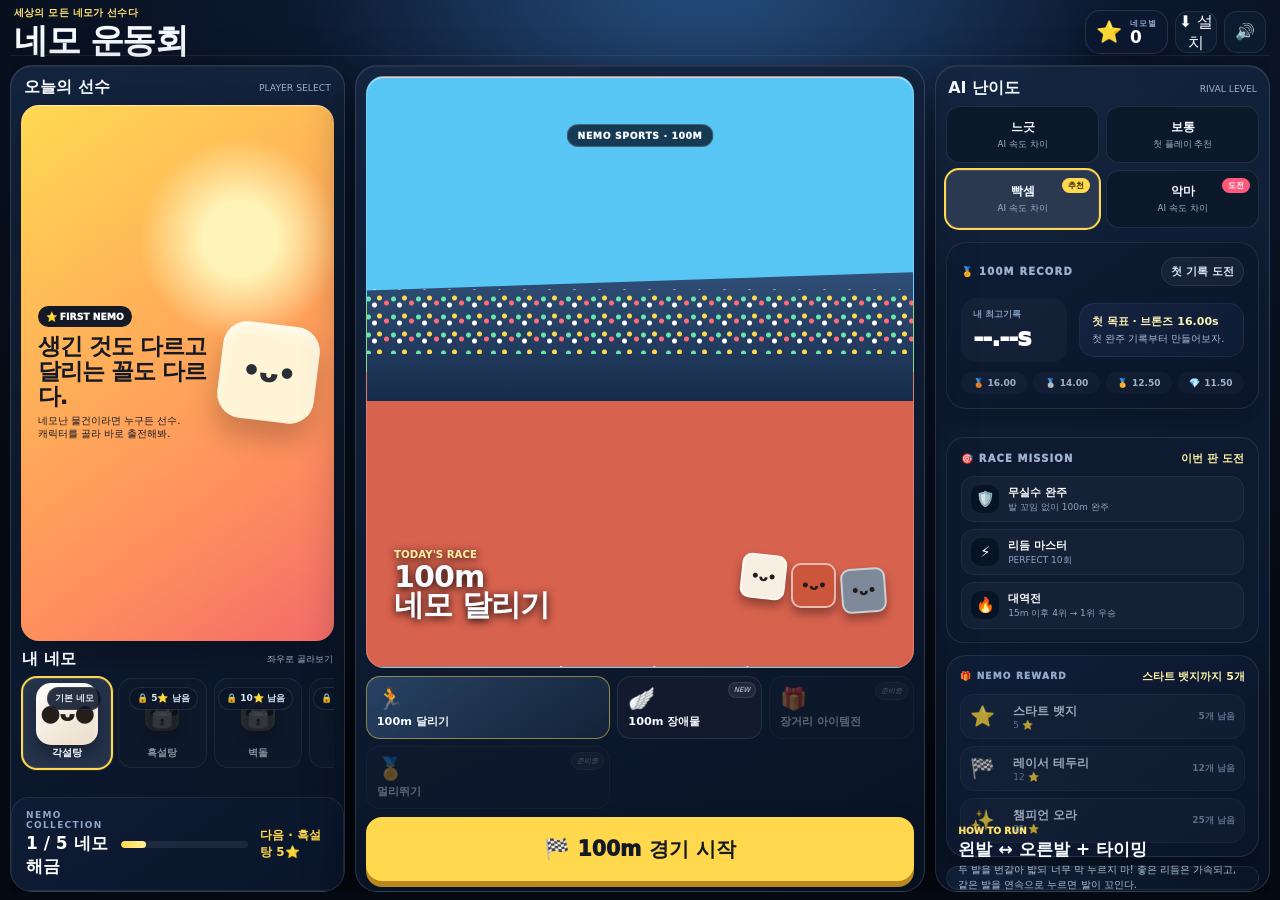
<file: index.html>
<!doctype html>
<html lang="ko">
<head>
<meta charset="utf-8">
<meta name="viewport" content="width=device-width,initial-scale=1,viewport-fit=cover,user-scalable=no">
<meta name="theme-color" content="#0a1020">
<meta name="application-name" content="네모 운동회">
<meta name="mobile-web-app-capable" content="yes">
<meta name="apple-touch-fullscreen" content="yes">
<meta name="apple-mobile-web-app-capable" content="yes">
<meta name="apple-mobile-web-app-status-bar-style" content="black-translucent">
<meta name="apple-mobile-web-app-title" content="네모 운동회">
<meta name="description" content="세상의 모든 네모난 물건이 선수가 되는 캐주얼 레이싱 게임">
<title>네모 운동회</title>
<link rel="manifest" href="./manifest.webmanifest">
<link rel="icon" href="./assets/nemo-icon.svg" type="image/svg+xml">
<link rel="apple-touch-icon" href="./assets/nemo-icon.svg">
<link rel="stylesheet" href="./style.css?v=070">
<link rel="stylesheet" href="./style076.css?v=076">
<link rel="stylesheet" href="./gameplay077.css?v=079">
<link rel="stylesheet" href="./portrait-face087.css?v=087">
<link rel="stylesheet" href="./intro088.css?v=089">
<link rel="stylesheet" href="./challenge079.css?v=079">
<link rel="stylesheet" href="./final-sprint084.css?v=084">
<link rel="stylesheet" href="./race-flow089.css?v=089">
<link rel="stylesheet" href="./result086.css?v=086">
<link rel="stylesheet" href="./medal090.css?v=090">
<link rel="stylesheet" href="./mission091.css?v=091">
<link rel="stylesheet" href="./reward092.css?v=092">
<link rel="stylesheet" href="./collection093.css?v=093">
<link rel="stylesheet" href="./portrait-layout094.css?v=094">
<link rel="stylesheet" href="./home-v2.css?v=2">
</head>
<body>
<main id="app">
<section id="home">
<header class="top">
  <div><p class="eyebrow">세상의 모든 네모가 선수다</p><h1>네모 운동회</h1></div>
  <div class="homeActions">
    <button id="installApp" class="icon" hidden aria-label="네모 운동회 설치" title="홈 화면에 설치">⬇️ 설치</button>
    <button id="sound" class="icon" aria-label="소리 켜기/끄기">🔊</button>
  </div>
</header>
<div class="homeLayout">
  <section class="homePanel playerPanel">
    <div class="panelHead"><h3>오늘의 선수</h3><small>PLAYER SELECT</small></div>
    <div class="hero">
      <div><span class="badge">⭐ FIRST NEMO</span><h2>생긴 것도 다르고<br>달리는 꼴도 다르다.</h2><p>네모난 물건이라면 누구든 선수. 캐릭터를 골라 바로 출전해봐.</p></div>
      <div class="heroCube">•ᴗ•</div>
    </div>
    <div class="charStrip">
      <div class="panelHead"><h3>내 네모</h3><small>좌우로 골라보기</small></div>
      <div id="chars" class="chars"></div>
    </div>
  </section>
  <section class="homePanel racePanel">
    <div class="raceScene" aria-label="100m 네모 달리기 경기 미리보기">
      <div class="crowdDots"></div><div class="raceLogo">NEMO SPORTS · 100M</div>
      <div class="raceCopy"><small>TODAY'S RACE</small><strong>100m<br>네모 달리기</strong></div>
      <div class="raceMascots" aria-hidden="true"><i class="m1"></i><i class="m2"></i><i class="m3"></i></div>
    </div>
    <div class="eventZone events">
      <button class="event active" data-event="sprint"><span>🏃</span><b>100m 달리기</b><small>스타트, 리듬, 추월과 막판 스퍼트까지 끝까지 집중해.</small></button>
      <button class="event" data-event="obstacle"><span>🪽</span><b>100m 장애물</b><small>리듬을 유지하면서 허들·웅덩이·박스벽을 넘어라.</small><em class="coming">NEW</em></button>
      <button class="event locked" disabled><span>🎁</span><b>장거리 아이템전</b><small>추월과 역전, 아이템으로 뒤집는 대질주.</small><em class="coming">준비중</em></button>
      <button class="event locked" disabled><span>🏅</span><b>멀리뛰기</b><small>도약 타이밍을 맞추는 기록 종목.</small><em class="coming">준비중</em></button>
    </div>
    <button id="startBtn" class="startBtn" disabled>⏳ 100m 준비 중...</button>
  </section>
  <aside class="homePanel setupPanel">
    <div class="panelHead"><h3>AI 난이도</h3><small>RIVAL LEVEL</small></div>
    <div id="difficulty" class="difficulty"></div>
    <div class="gameRule">
      <span class="ruleLabel">HOW TO RUN</span><strong>왼발 ↔ 오른발 + 타이밍</strong>
      <p>두 발을 번갈아 밟되 너무 막 누르지 마! 좋은 리듬은 가속되고, 같은 발을 연속으로 누르면 발이 꼬인다.</p>
      <div class="ruleKeys"><span>👈 왼발</span><span>오른발 👉</span></div>
    </div>
    <div class="appHint">세로에서는 캐릭터 표정과 리액션을 더 가까이, 가로에서는 경기장을 더 넓고 시원하게 즐길 수 있어.</div>
  </aside>
</div>
</section>
<section id="game" hidden>
<div class="gameTop"><button id="back" class="back">←</button><div class="gameTitle"><small id="round">NEMO SPORTS · 100M</small><b>100m 네모 달리기</b></div><div id="timer" class="timer">READY</div></div>
<div class="stage"><canvas id="canvas" width="1280" height="720"></canvas><div class="hud"><div class="hudBox"><span>COMBO</span><b id="combo">0</b></div><div class="hudBox"><span>SPEED</span><b id="speed">0%</b><div class="speedBar"><i id="speedBar"></i></div></div></div><div id="msg" class="msg"></div><div class="progress"><i id="progressBar"></i><span id="progressText">0m / 100m</span></div><div id="rankBadge" class="rankBadge">4위</div></div>
<div class="controls"><div class="feet"><button id="left" class="foot">👈 왼발</button><button id="right" class="foot">오른발 👉</button></div></div><p class="hint">왼발 ↔ 오른발을 번갈아 눌러 달려!</p>
</section>
</main>
<div id="result" class="result" hidden><div class="resultCard"><div class="resultTop"><div><small>🏁 100m 경기 종료</small><h2 id="resultTitle">결과</h2></div><div id="record" class="record">0.00s</div></div><div id="podium" class="podium"></div><div id="rows" class="rows"></div><div class="actions"><button id="retry" class="retry">한 판 더</button><button id="homeBtn" class="homeBtn">선수 선택</button></div></div></div>
<script src="./app102-loader.js?v=110"></script>
<script src="./portrait-face087.js?v=087"></script>
<script src="./intro088.js?v=089"></script>
<script src="./race-flow089.js?v=089"></script>
<script src="./result086.js?v=086"></script>
<script src="./medal090.js?v=090"></script>
<script src="./mission091.js?v=091"></script>
<script src="./reward092.js?v=092"></script>
<script src="./collection093.js?v=093"></script>
<script src="./fullscreen.js?v=1"></script>
<script src="./pwa.js?v=2"></script>
<script src="./event-select.js?v=2"></script>
<script type="module" src="./v2/core/meta-bridge-100m.js?v=1"></script>
</body>
</html>
</file>
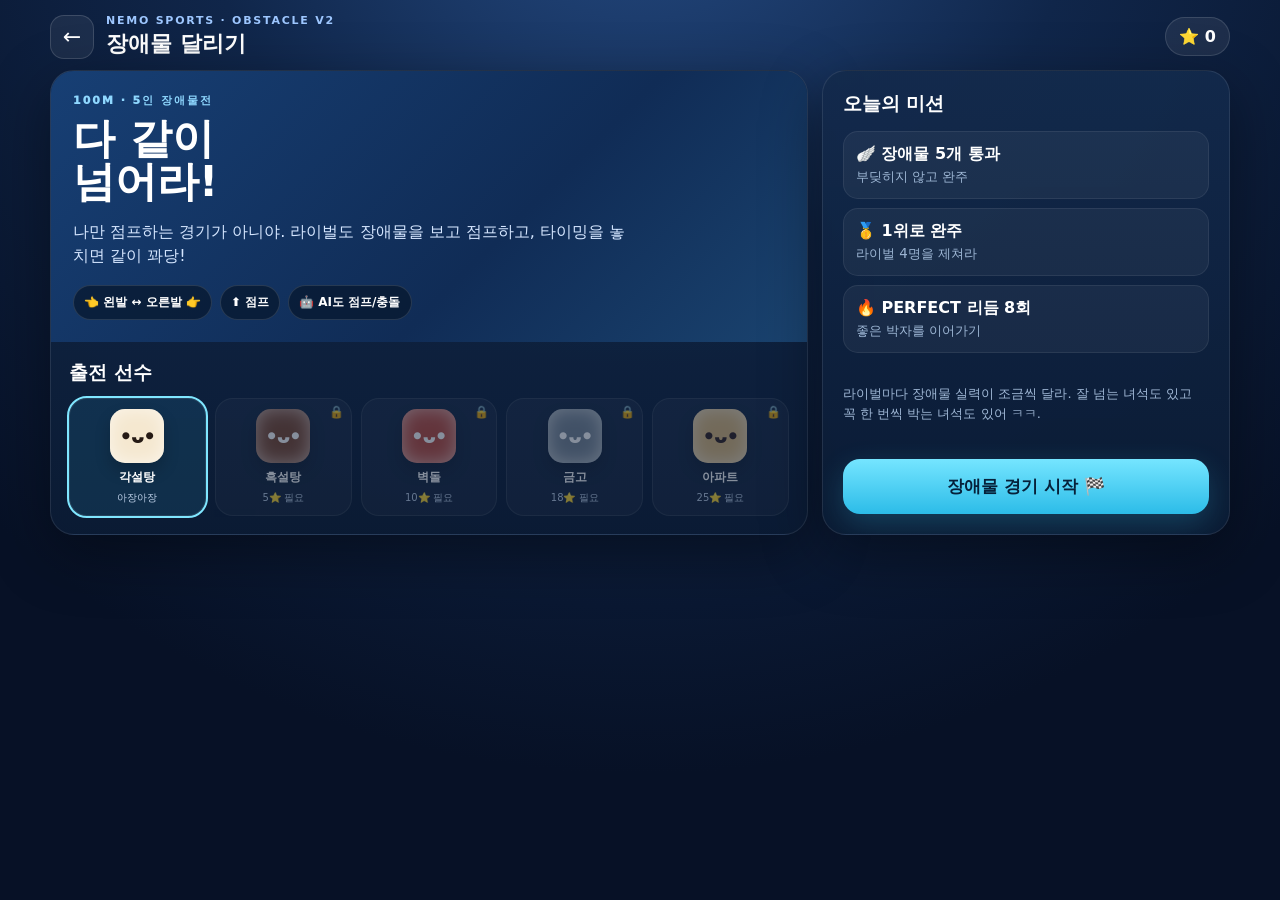
<file: obstacle-v2.html>
<!doctype html>
<html lang="ko">
<head>
<meta charset="utf-8">
<meta name="viewport" content="width=device-width,initial-scale=1,viewport-fit=cover,user-scalable=no">
<meta name="theme-color" content="#0b1730">
<title>네모 운동회 · 장애물 달리기</title>
<style>
*{box-sizing:border-box}html,body{margin:0;min-height:100%;font-family:Inter,system-ui,-apple-system,"Noto Sans KR",sans-serif;background:#071126;color:#fff;touch-action:manipulation}button{font:inherit;-webkit-tap-highlight-color:transparent}.wrap{min-height:100vh;background:radial-gradient(circle at 50% -20%,#274f8a 0,#10264a 36%,#071126 76%);padding:14px}.shell{width:min(1180px,100%);margin:auto}.top{display:flex;align-items:center;gap:12px;margin-bottom:11px}.back{width:44px;height:44px;border:1px solid #ffffff25;background:#ffffff10;color:#fff;border-radius:14px;font-size:22px}.title small{display:block;font-size:11px;font-weight:900;letter-spacing:.16em;color:#9ec7ff}.title h1{font-size:22px;margin:2px 0 0}.stars{margin-left:auto;background:#ffffff12;border:1px solid #ffffff20;padding:9px 13px;border-radius:999px;font-weight:900}.setup{display:grid;grid-template-columns:1.3fr .7fr;gap:14px}.card{background:linear-gradient(180deg,#132a4cf0,#0b1b34f2);border:1px solid #ffffff18;border-radius:24px;box-shadow:0 18px 60px #0006;overflow:hidden}.hero{padding:22px;min-height:250px;background:linear-gradient(135deg,#173f74,#102c56 60%,#1a436f)}.eyebrow{font-size:11px;font-weight:1000;letter-spacing:.18em;color:#8fd8ff}.hero h2{font-size:42px;line-height:1.02;margin:10px 0 12px}.hero p{max-width:560px;color:#d5e6ff;line-height:1.55}.rule{display:flex;gap:8px;flex-wrap:wrap;margin-top:16px}.chip{background:#07182dbb;border:1px solid #ffffff20;border-radius:999px;padding:8px 10px;font-size:12px;font-weight:900}.chars{padding:18px}.chars h3,.side h3{margin:0 0 12px}.charGrid{display:grid;grid-template-columns:repeat(5,1fr);gap:9px}.char{position:relative;min-height:104px;border:1px solid #ffffff18;background:#ffffff0d;color:#fff;border-radius:18px;padding:10px 6px;text-align:center}.char.active{outline:2px solid #7fe6ff;background:#2a8fb72b}.char.locked{opacity:.5}.face{width:54px;height:54px;border-radius:15px;margin:0 auto 6px;display:grid;place-items:center;background:#f5e8d0;color:#251a15;font-weight:1000;font-size:18px;box-shadow:inset 0 0 18px #fff9,0 8px 16px #0003}.brick{background:#b94c3f;color:#fff}.brown{background:#7c4933;color:#fff}.safe{background:#778594;color:#fff}.apt{background:#d9b67b;color:#322}.char b{display:block;font-size:12px}.char small{font-size:10px;color:#c0d2ea}.lock{position:absolute;top:6px;right:7px;font-size:12px}.side{padding:20px;display:flex;flex-direction:column}.mission{display:grid;gap:9px;margin:2px 0 18px}.mission div{padding:12px;background:#ffffff0c;border:1px solid #ffffff13;border-radius:15px}.mission small{display:block;color:#9db6d4;margin-top:3px}.start{margin-top:auto;border:0;border-radius:17px;padding:16px;background:linear-gradient(180deg,#75e5ff,#2cbce8);color:#06213a;font-weight:1000;font-size:17px;box-shadow:0 10px 30px #3dd5ff33}.game{display:none}.game.show{display:block}.setup.hide{display:none}.gameBar{display:flex;align-items:center;gap:10px;margin-bottom:8px}.pill{background:#ffffff12;border:1px solid #ffffff18;border-radius:13px;padding:8px 11px;font-size:12px;font-weight:900}.timer{margin-left:auto;font-size:20px;font-weight:1000}.stage{position:relative;width:100%;aspect-ratio:16/9;background:#0b1e3a;border:1px solid #ffffff1c;border-radius:24px;overflow:hidden;box-shadow:0 18px 70px #0008}.stage canvas{width:100%;height:100%;display:block}.hud{position:absolute;inset:12px 12px auto;display:flex;gap:8px;pointer-events:none}.hudBox{background:#07182de6;border:1px solid #ffffff1e;border-radius:13px;padding:8px 10px;min-width:84px}.hudBox span{display:block;font-size:9px;font-weight:900;letter-spacing:.12em;color:#87b9e7}.hudBox b{font-size:17px}.inputBox b{color:#7fe6ff}.rank{margin-left:auto;background:#f9d95a;color:#402c00;border-radius:15px;padding:8px 13px;font-size:20px;font-weight:1000;align-self:flex-start}.msg{position:absolute;top:18%;left:50%;transform:translateX(-50%);font-weight:1000;font-size:clamp(18px,4vw,38px);text-shadow:0 4px 18px #000;white-space:nowrap;pointer-events:none;opacity:0;transition:opacity .15s}.msg.show{opacity:1}.progress{position:absolute;left:15%;right:15%;bottom:12px;height:9px;background:#07182ddd;border:1px solid #ffffff2a;border-radius:99px;overflow:hidden}.progress i{display:block;height:100%;width:0;background:linear-gradient(90deg,#69eaff,#ffe76f)}.controls{display:grid;grid-template-columns:1fr .78fr 1fr;gap:10px;margin-top:10px}.control{min-height:68px;border:1px solid #ffffff25;border-radius:18px;background:linear-gradient(180deg,#173861,#0d2342);color:#fff;font-weight:1000;font-size:17px;box-shadow:0 8px 20px #0005,inset 0 1px #ffffff16;transition:transform .06s,filter .06s,box-shadow .06s}.control.press,.control:active{transform:translateY(4px) scale(.97);filter:brightness(1.55);box-shadow:0 2px 8px #0005,inset 0 0 0 3px #83e9ff,inset 0 0 22px #57d7ff88}.jump{background:linear-gradient(180deg,#ffd95e,#f1a930);color:#432a00}.jump.press,.jump:active{box-shadow:0 2px 8px #0005,inset 0 0 0 3px #fff5a8,inset 0 0 25px #fff3a988}.control.next{outline:3px solid #73e7ff;box-shadow:0 0 0 4px #73e7ff22,0 8px 20px #0005}.control:disabled{opacity:.48;filter:saturate(.35)}.tip{text-align:center;color:#9fb5d0;font-size:12px;margin:8px 0 0}.countdown{position:absolute;inset:0;display:none;place-items:center;background:#07112655;font-size:min(18vw,120px);font-weight:1000;text-shadow:0 7px 24px #000;z-index:4}.countdown.show{display:grid}.result{position:fixed;inset:0;background:#020711df;display:none;place-items:center;padding:20px;z-index:20}.result.show{display:grid}.resultCard{width:min(580px,100%);max-height:92vh;overflow:auto;background:linear-gradient(180deg,#17375f,#0b1d38);border:1px solid #ffffff22;border-radius:26px;padding:22px;box-shadow:0 30px 90px #000b}.resultTop{display:flex;align-items:flex-end;justify-content:space-between;gap:12px}.resultCard h2{font-size:32px;margin:4px 0}.record{font-size:42px;font-weight:1000;color:#8feaff}.summary{display:grid;grid-template-columns:repeat(3,1fr);gap:8px;margin:14px 0}.summary div{background:#ffffff0d;border:1px solid #ffffff13;border-radius:14px;padding:11px;text-align:center}.summary small{display:block;color:#9fb7d5}.summary b{font-size:18px}.standings{display:grid;gap:7px;margin:14px 0 16px}.standing{display:grid;grid-template-columns:42px 1fr auto;align-items:center;gap:10px;padding:10px 12px;border-radius:14px;background:#ffffff0b;border:1px solid #ffffff12}.standing.me{background:#5edcff18;border-color:#67def055}.place{width:34px;height:34px;border-radius:10px;display:grid;place-items:center;background:#07182d;font-weight:1000}.who{display:flex;align-items:center;gap:9px}.mini{width:34px;height:34px;border-radius:10px;display:grid;place-items:center;color:#211;font-weight:1000;flex:0 0 auto}.who b{font-size:13px}.who small{display:block;color:#9fb7d5;font-size:10px}.time{font-weight:1000;font-variant-numeric:tabular-nums}.actions{display:grid;grid-template-columns:1fr 1fr;gap:9px}.actions button{border:0;border-radius:15px;padding:14px;font-weight:1000}.again{background:#65dfff;color:#05233b}.home{background:#ffffff14;color:#fff}
@media(max-width:760px){.wrap{padding:8px}.setup{grid-template-columns:1fr}.hero{min-height:210px;padding:18px}.hero h2{font-size:34px}.charGrid{grid-template-columns:repeat(5,minmax(62px,1fr));overflow:auto}.char{min-height:93px}.face{width:48px;height:48px}.stage{aspect-ratio:10/9;border-radius:18px}.controls{grid-template-columns:1fr .82fr 1fr}.control{min-height:72px}.hud{inset:8px 8px auto;gap:5px}.hudBox{min-width:62px;padding:7px}.hudBox b{font-size:15px}.rank{font-size:17px;padding:8px 10px}.progress{left:9%;right:9%}.side{padding:16px}.inputBox{display:none}.resultCard{padding:17px}.record{font-size:34px}}
</style>
</head>
<body>
<div class="wrap"><div class="shell">
<header class="top"><button class="back" id="back">←</button><div class="title"><small>NEMO SPORTS · OBSTACLE V2</small><h1>장애물 달리기</h1></div><div class="stars">⭐ <span id="stars">0</span></div></header>
<section class="setup" id="setup">
 <div class="card"><div class="hero"><div class="eyebrow">100M · 5인 장애물전</div><h2>다 같이<br>넘어라!</h2><p>나만 점프하는 경기가 아니야. 라이벌도 장애물을 보고 점프하고, 타이밍을 놓치면 같이 꽈당!</p><div class="rule"><span class="chip">👈 왼발 ↔ 오른발 👉</span><span class="chip">⬆️ 점프</span><span class="chip">🤖 AI도 점프/충돌</span></div></div><div class="chars"><h3>출전 선수</h3><div class="charGrid" id="charGrid"></div></div></div>
 <aside class="card side"><h3>오늘의 미션</h3><div class="mission"><div><b>🪽 장애물 5개 통과</b><small>부딪히지 않고 완주</small></div><div><b>🥇 1위로 완주</b><small>라이벌 4명을 제쳐라</small></div><div><b>🔥 PERFECT 리듬 8회</b><small>좋은 박자를 이어가기</small></div></div><p style="color:#9fb7d5;line-height:1.55;font-size:13px">라이벌마다 장애물 실력이 조금씩 달라. 잘 넘는 녀석도 있고 꼭 한 번씩 박는 녀석도 있어 ㅋㅋ.</p><button class="start" id="start">장애물 경기 시작 🏁</button></aside>
</section>
<section class="game" id="game"><div class="gameBar"><div class="pill" id="charName">각설탕</div><div class="pill">100m 장애물 · 5인전</div><div class="timer" id="timer">READY</div></div><div class="stage"><canvas id="c" width="1280" height="720"></canvas><div class="hud"><div class="hudBox"><span>COMBO</span><b id="combo">0</b></div><div class="hudBox"><span>SPEED</span><b id="speed">0.0</b></div><div class="hudBox"><span>CLEAR</span><b><span id="clear">0</span>/5</b></div><div class="hudBox inputBox"><span>INPUT</span><b id="input">-</b></div><div class="rank" id="rank">5위</div></div><div class="msg" id="msg"></div><div class="progress"><i id="bar"></i></div><div class="countdown" id="countdown">3</div></div><div class="controls"><button class="control" id="left">👈 왼발</button><button class="control jump" id="jump">⬆️ 점프</button><button class="control" id="right">오른발 👉</button></div><p class="tip" id="tip">이번엔 상대도 장애물을 넘는다. 누가 박는지도 봐봐 ㅋㅋ.</p></section>
</div></div>
<div class="result" id="result"><div class="resultCard"><div class="resultTop"><div><small>🏁 100m 장애물 · 5인 경기 종료</small><h2 id="resultTitle">완주!</h2></div><div class="record" id="record">0.00s</div></div><div class="summary"><div><small>내 순위</small><b id="rRank">1위</b></div><div><small>내 장애물</small><b id="rClear">5/5</b></div><div><small>보상</small><b id="reward">+3⭐</b></div></div><div id="standings" class="standings"></div><div id="pb" style="text-align:center;color:#b9d4f4;margin:-3px 0 15px;font-weight:800"></div><div class="actions"><button class="again" id="again">한 판 더</button><button class="home" id="home">종목 선택</button></div></div></div>
<script>
(()=>{'use strict';
const $=s=>document.querySelector(s),C=$('#c'),ctx=C.getContext('2d'),W=1280,H=720;
const chars=[{type:'sugar',name:'각설탕',need:0,color:'#f2e5cc',desc:'아장아장'},{type:'brown',name:'흑설탕',need:5,color:'#80503a',desc:'타닥타닥'},{type:'brick',name:'벽돌',need:10,color:'#b94e41',desc:'쿵쿵'},{type:'safe',name:'금고',need:18,color:'#7d8997',desc:'덜컹'},{type:'apt',name:'아파트',need:25,color:'#d8b47a',desc:'뒤뚱'}];
const obstacles=[{m:18,t:'hurdle',req:45},{m:36,t:'puddle',req:24},{m:54,t:'box',req:52},{m:72,t:'hurdle',req:45},{m:88,t:'puddle',req:24}];
const params=new URLSearchParams(location.search),queryChar=params.get('char');let stars=Number(localStorage.getItem('nemo-stars-100m')||0),selected=queryChar||localStorage.getItem('nemo-obstacle-char')||'sugar',S=null,raf=0;
if(!chars.some(c=>c.type===selected&&stars>=c.need))selected='sugar';localStorage.setItem('nemo-obstacle-char',selected);$('#stars').textContent=stars;
function renderChars(){const g=$('#charGrid');g.innerHTML='';chars.forEach(ch=>{const locked=stars<ch.need,b=document.createElement('button');b.className='char '+(selected===ch.type?'active ':'')+(locked?'locked':'');b.disabled=locked;b.innerHTML=`${locked?'<span class="lock">🔒</span>':''}<div class="face ${ch.type}">•ᴗ•</div><b>${ch.name}</b><small>${locked?ch.need+'⭐ 필요':ch.desc}</small>`;b.onclick=()=>{selected=ch.type;localStorage.setItem('nemo-obstacle-char',selected);renderChars()};g.appendChild(b)})}renderChars();
function makeAI(c,i){const base=7.55+i*.18+Math.random()*.45;return{char:c,dist:0,baseSpeed:base,speed:base,finish:null,wobble:Math.random()*6.28,jumpAt:-9999,stumbleUntil:0,checked:new Set(),planned:new Map(),clear:0,hits:0,skill:.76+Math.random()*.18}}
function makeState(){const ch=chars.find(c=>c.type===selected)||chars[0],rivals=chars.filter(c=>c.type!==ch.type);return{phase:'ready',go:0,last:0,elapsed:0,coastUntil:0,char:ch,p:{dist:0,speed:0,lastFoot:null,lastTap:0,combo:0,perfect:0,jumpAt:-9999,stumbleUntil:0,checked:new Set(),clear:0,hits:0,finish:null},ais:rivals.map(makeAI),msgTimer:0}}
function showMsg(t,ms=420){const e=$('#msg');e.textContent=t;e.classList.add('show');clearTimeout(S?.msgTimer);if(S)S.msgTimer=setTimeout(()=>e.classList.remove('show'),ms)}
function flashButton(el,label){el.classList.add('press');$('#input').textContent=label;setTimeout(()=>el.classList.remove('press'),105)}
function jumpH(at,now,amp=92){const d=now-at;if(d<0||d>760)return 0;return Math.sin(Math.PI*d/760)*amp}
function playerJump(now){return jumpH(S?.p.jumpAt??-9999,now,92)}
function aiJump(ai,now){return jumpH(ai.jumpAt,now,86)}
function updateNext(){const running=S&&S.phase==='run'&&performance.now()>=S.p.stumbleUntil;$('#left').disabled=!running;$('#right').disabled=!running;$('#jump').disabled=!running;$('#left').classList.toggle('next',running&&S.p.lastFoot!=='L');$('#right').classList.toggle('next',running&&S.p.lastFoot==='L')}
function pressFoot(f,el){if(!S||S.phase!=='run')return;flashButton(el,f);const p=S.p,now=performance.now();if(now<p.stumbleUntil)return;if(p.lastFoot===f){p.combo=0;p.speed*=.45;p.lastFoot=null;p.lastTap=0;p.stumbleUntil=now+720;showMsg('발 꼬임! 😵',720);updateNext();return}const interval=p.lastTap?now-p.lastTap:0;let gain=1.05;if(!p.lastTap){gain=1.5;p.combo=1;showMsg('GO! 리듬 시작 🔥',420)}else if(interval>=120&&interval<=320){gain=1.28;p.combo++;if(Math.abs(interval-210)<=55){p.perfect++;showMsg('PERFECT!',300)}else showMsg('GOOD!',260)}else if(interval<100){gain=.28;p.combo=0;showMsg('너무 빨라!',300)}else{gain=.5;p.combo=Math.max(0,p.combo-1);showMsg('조금 늦어!',300)}p.speed=Math.min(11.3,p.speed+gain);p.lastFoot=f;p.lastTap=now;updateNext()}
function doJump(el){if(!S||S.phase!=='run')return;flashButton(el,'JUMP');const now=performance.now();if(now<S.p.stumbleUntil||playerJump(now)>5)return;S.p.jumpAt=now;showMsg('점프! 🪽',300)}
function bindPress(el,fn){el.addEventListener('pointerdown',e=>{e.preventDefault();fn()});el.addEventListener('contextmenu',e=>e.preventDefault())}bindPress($('#left'),()=>pressFoot('L',$('#left')));bindPress($('#right'),()=>pressFoot('R',$('#right')));bindPress($('#jump'),()=>doJump($('#jump')));
function startGame(){cancelAnimationFrame(raf);S=makeState();$('#setup').classList.add('hide');$('#game').classList.add('show');$('#result').classList.remove('show');$('#charName').textContent=S.char.name;$('#combo').textContent='0';$('#speed').textContent='0.0';$('#clear').textContent='0';$('#input').textContent='-';$('#rank').textContent='5위';$('#bar').style.width='0%';$('#timer').textContent='READY';$('#tip').textContent='상대도 장애물을 보고 점프한다. 충돌하면 잠깐 휘청!';draw(performance.now());countdown(3)}
function countdown(n){S.phase='count';const e=$('#countdown');e.classList.add('show');e.textContent=n;if(n<=0){e.textContent='GO!';setTimeout(()=>e.classList.remove('show'),380);S.phase='run';S.go=performance.now();S.last=S.go;updateNext();raf=requestAnimationFrame(loop);return}setTimeout(()=>countdown(n-1),620)}
function planAI(ai,now){for(let i=0;i<obstacles.length;i++){if(ai.checked.has(i)||ai.planned.has(i))continue;const o=obstacles[i],ahead=o.m-ai.dist;if(ahead>4.2||ahead<0)continue;const clear=Math.random()<ai.skill;ai.planned.set(i,clear);if(clear){const jitter=(Math.random()-.5)*140;ai.jumpAt=now+jitter}else if(Math.random()<.48){ai.jumpAt=now+230+Math.random()*170}}}
function updateAI(ai,dt,now){if(ai.finish!=null)return;planAI(ai,now);if(now<ai.stumbleUntil){ai.speed=Math.max(ai.baseSpeed*.28,ai.speed-7.2*dt)}else ai.speed+=(ai.baseSpeed-ai.speed)*Math.min(1,dt*2.8);const rhythm=.985+Math.sin(now/620+ai.wobble)*.022;ai.dist=Math.min(100,ai.dist+ai.speed*rhythm*dt);for(let i=0;i<obstacles.length;i++){const o=obstacles[i];if(ai.checked.has(i)||ai.dist<o.m)continue;ai.checked.add(i);const h=aiJump(ai,now);if(h>=o.req){ai.clear++}else{ai.hits++;ai.speed*=.46;ai.stumbleUntil=now+650}}if(ai.dist>=100)ai.finish=(now-S.go)/1000}
function loop(now){if(!S||!['run','coast'].includes(S.phase))return;const dt=Math.min(.04,Math.max(.001,(now-S.last)/1000));S.last=now;physics(dt,now);draw(now);if(['run','coast'].includes(S.phase))raf=requestAnimationFrame(loop)}
function physics(dt,now){const p=S.p;if(S.phase==='run'){if(now<p.stumbleUntil)p.speed=Math.max(0,p.speed-5.8*dt);else{const idle=p.lastTap?now-p.lastTap:9999;p.speed=Math.max(0,p.speed-(idle>520?1.65:.38)*dt)}p.dist=Math.min(100,p.dist+p.speed*dt);for(let i=0;i<obstacles.length;i++){const o=obstacles[i];if(p.checked.has(i)||p.dist<o.m)continue;p.checked.add(i);const h=playerJump(now);if(h>=o.req){p.clear++;showMsg('클리어! ✨',420)}else{p.hits++;p.speed*=.5;p.combo=0;p.lastFoot=null;p.lastTap=0;p.stumbleUntil=now+620;showMsg('쿵! 장애물 충돌 💥',620)}}}for(const ai of S.ais)updateAI(ai,dt,now);S.elapsed=(now-S.go)/1000;if(S.phase==='run'){const rank=1+S.ais.filter(a=>a.dist>p.dist).length;$('#rank').textContent=rank+'위';$('#timer').textContent=S.elapsed.toFixed(2)+'s';$('#combo').textContent=p.combo;$('#speed').textContent=p.speed.toFixed(1);$('#clear').textContent=p.clear;$('#bar').style.width=Math.min(100,p.dist)+'%';updateNext();if(p.dist>=100){p.finish=S.elapsed;S.phase='coast';S.coastUntil=now+3600;p.speed=0;$('#timer').textContent=p.finish.toFixed(2)+'s · FINISH';$('#bar').style.width='100%';$('#tip').textContent='완주! 뒤에서 라이벌들도 장애물을 넘으며 들어오는 중...';showMsg('FINISH! 🏁 라이벌도 끝까지 달린다!',850);updateNext()}}if(S.phase==='coast'){const done=S.ais.every(a=>a.finish!=null);if(done||now>=S.coastUntil){for(const ai of S.ais){if(ai.finish==null)ai.finish=S.elapsed+(100-ai.dist)/Math.max(4.5,ai.speed)}showResult()}}}
function showResult(){if(S.phase==='finished')return;S.phase='finished';cancelAnimationFrame(raf);const racers=[{me:true,char:S.char,finish:S.p.finish,name:'나 · '+S.char.name,clear:S.p.clear,hits:S.p.hits},...S.ais.map(a=>({me:false,char:a.char,finish:a.finish,name:a.char.name,clear:a.clear,hits:a.hits}))].sort((a,b)=>a.finish-b.finish);racers.forEach((r,i)=>r.rank=i+1);const me=racers.find(r=>r.me),rank=me.rank,reward=Math.max(1,(rank===1?2:0)+(S.p.hits===0?2:0)+(S.p.clear>=4?1:0));stars+=reward;localStorage.setItem('nemo-stars-100m',String(stars));$('#stars').textContent=stars;const key='nemo-obstacle-pb-'+S.char.type,old=Number(localStorage.getItem(key)||0),isPB=!old||S.p.finish<old;if(isPB)localStorage.setItem(key,String(S.p.finish));$('#resultTitle').textContent=rank===1?'1위! 장애물 정복 🏆':rank+'위 완주!';$('#record').textContent=S.p.finish.toFixed(2)+'s';$('#rRank').textContent=rank+'위 / 5명';$('#rClear').textContent=S.p.clear+'/5';$('#reward').textContent='+'+reward+'⭐';$('#standings').innerHTML=racers.map(r=>`<div class="standing ${r.me?'me':''}"><div class="place">${r.rank}</div><div class="who"><span class="mini" style="background:${r.char.color}">•ᴗ•</span><div><b>${r.name}</b><small>${r.me?'PLAYER':'RIVAL'} · 장애물 ${r.clear}/5${r.hits?' · 충돌 '+r.hits:''}</small></div></div><div class="time">${r.finish.toFixed(2)}s</div></div>`).join('');$('#pb').textContent=isPB?'NEW BEST! 🎉':old?'BEST '+old.toFixed(2)+'s':'';setTimeout(()=>$('#result').classList.add('show'),380)}
function draw(now){ctx.clearRect(0,0,W,H);drawEnv();drawRace(now)}
function drawEnv(){const p=S?.p||{dist:0};ctx.fillStyle='#79cfee';ctx.fillRect(0,0,W,310);ctx.fillStyle='#fff';for(let i=0;i<7;i++){const x=((i*230-p.dist*7)%1500+1500)%1500-100;ctx.globalAlpha=.75;ctx.beginPath();ctx.ellipse(x,118+(i%3)*42,58,18,0,0,Math.PI*2);ctx.fill()}ctx.globalAlpha=1;ctx.fillStyle='#5f86a0';ctx.beginPath();ctx.moveTo(0,315);for(let x=0;x<=W;x+=120)ctx.lineTo(x,260+Math.sin(x*.009)*32);ctx.lineTo(W,370);ctx.lineTo(0,370);ctx.fill();ctx.fillStyle='#173858';ctx.fillRect(0,320,W,132);ctx.fillStyle='#f4d867';for(let y=340;y<430;y+=18)for(let x=10;x<W;x+=18){if((x+y)%54<20)ctx.fillRect(x,y,5,5)}ctx.fillStyle='#e9eef2';ctx.fillRect(0,451,W,15);ctx.fillStyle='#c85c4e';ctx.fillRect(0,466,W,254);for(let y=500;y<700;y+=48){ctx.strokeStyle='#ffffffb8';ctx.lineWidth=3;ctx.beginPath();ctx.moveTo(0,y);ctx.lineTo(W,y);ctx.stroke()}}
function worldX(m){const p=S?.p?.dist||0;return 260+(m-p)*24}
function drawRace(now){const p=S.p;for(const o of obstacles){const x=worldX(o.m);if(x<-100||x>W+120)continue;drawObstacle(o,x)}const fx=worldX(100);if(fx>-50&&fx<W+80){ctx.strokeStyle='#fff';ctx.lineWidth=8;ctx.beginPath();ctx.moveTo(fx,455);ctx.lineTo(fx,715);ctx.stroke();ctx.fillStyle='#111';for(let y=470;y<700;y+=28)for(let k=0;k<2;k++)ctx.fillRect(fx-16+k*16,y+(k%2?14:0),16,14)}const lanes=[545,590,635,680];for(let i=0;i<S.ais.length;i++){const ai=S.ais[i];drawNemo(ai.dist,lanes[i],ai.char,aiJump(ai,now),now,false,now<ai.stumbleUntil)}drawNemo(p.dist,500,S.char,playerJump(now),now,true,now<p.stumbleUntil)}
function drawObstacle(o,x){ctx.save();if(o.t==='puddle'){ctx.fillStyle='#65bfe4cc';ctx.beginPath();ctx.ellipse(x,514,38,11,0,0,Math.PI*2);ctx.fill()}else if(o.t==='hurdle'){ctx.strokeStyle='#f4f2e5';ctx.lineWidth=7;ctx.beginPath();ctx.moveTo(x-26,518);ctx.lineTo(x-26,476);ctx.lineTo(x+26,476);ctx.lineTo(x+26,518);ctx.stroke();ctx.strokeStyle='#ff6b5b';ctx.lineWidth=6;ctx.beginPath();ctx.moveTo(x-26,476);ctx.lineTo(x+26,476);ctx.stroke()}else{ctx.fillStyle='#e0a54a';ctx.fillRect(x-25,472,50,46);ctx.strokeStyle='#7a4b1e';ctx.lineWidth=3;ctx.strokeRect(x-25,472,50,46)}ctx.restore()}
function drawNemo(dist,y,ch,jump,now,me,stumble){const x=me?260:worldX(dist),scale=me?1.08:.9;ctx.save();ctx.translate(x,y-jump);if(stumble)ctx.rotate(Math.sin(now/45)*.18);const step=S.phase==='run'||S.phase==='coast'?Math.sin(now/90+dist)*1:0;ctx.strokeStyle='#171717';ctx.lineWidth=5*scale;ctx.lineCap='round';ctx.beginPath();ctx.moveTo(-18*scale,22*scale);ctx.lineTo((-24+step*7)*scale,38*scale);ctx.moveTo(18*scale,22*scale);ctx.lineTo((24-step*7)*scale,38*scale);ctx.moveTo(-30*scale,-2*scale);ctx.lineTo((-40-step*5)*scale,10*scale);ctx.moveTo(30*scale,-2*scale);ctx.lineTo((40+step*5)*scale,10*scale);ctx.stroke();ctx.fillStyle='#111';for(const [px,py,rx,ry] of [[-26+step*7,40,9,6],[26-step*7,40,9,6],[-42-step*5,12,7,7],[42+step*5,12,7,7]]){ctx.beginPath();ctx.ellipse(px*scale,py*scale,rx*scale,ry*scale,0,0,Math.PI*2);ctx.fill()}let w=60*scale,h=58*scale;if(ch.type==='brick'){w=72*scale;h=48*scale}else if(ch.type==='safe'){w=64*scale;h=64*scale}else if(ch.type==='apt'){w=50*scale;h=88*scale}ctx.fillStyle=ch.color;roundRect(-w/2,-h/2,w,h,me?14:11);ctx.fill();ctx.fillStyle='#1f1614';if(stumble){ctx.strokeStyle='#1f1614';ctx.lineWidth=2.5*scale;for(const q of [-1,1]){const ex=q*w*.15,ey=-h*.06;ctx.beginPath();ctx.moveTo(ex-4,ey-4);ctx.lineTo(ex+4,ey+4);ctx.moveTo(ex+4,ey-4);ctx.lineTo(ex-4,ey+4);ctx.stroke()}ctx.fillStyle='#ffdf65';ctx.font=`900 ${20*scale}px system-ui`;ctx.fillText('✦',-40*scale,-42*scale);ctx.fillText('✦',25*scale,-46*scale)}else{ctx.beginPath();ctx.arc(-w*.15,-h*.06,3.5*scale,0,Math.PI*2);ctx.arc(w*.15,-h*.06,3.5*scale,0,Math.PI*2);ctx.fill();ctx.strokeStyle='#1f1614';ctx.lineWidth=2.5*scale;ctx.beginPath();ctx.arc(0,h*.08,10*scale,.15,Math.PI-.15);ctx.stroke()}ctx.restore()}
function roundRect(x,y,w,h,r){ctx.beginPath();ctx.moveTo(x+r,y);ctx.arcTo(x+w,y,x+w,y+h,r);ctx.arcTo(x+w,y+h,x,y+h,r);ctx.arcTo(x,y+h,x,y,r);ctx.arcTo(x,y,x+w,y,r);ctx.closePath()}
$('#start').onclick=startGame;$('#again').onclick=()=>{stars=Number(localStorage.getItem('nemo-stars-100m')||0);$('#stars').textContent=stars;startGame()};$('#home').onclick=()=>location.href='./?v=40';$('#back').onclick=()=>location.href='./?v=40';if(params.get('autostart')==='1')setTimeout(startGame,80);
})();
</script>
</body>
</html>
</file>
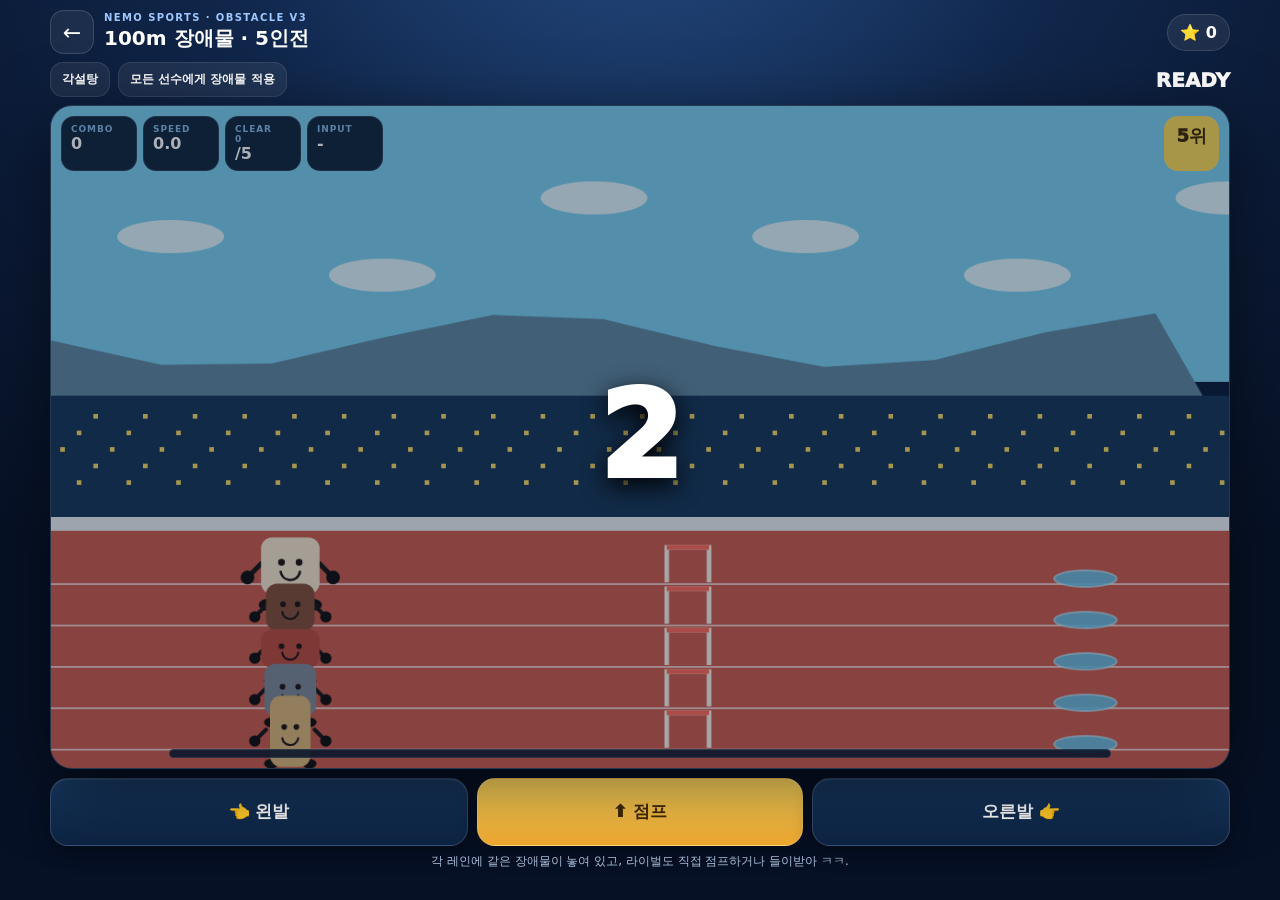
<file: obstacle-v3.html>
<!doctype html>
<html lang="ko">
<head>
<meta charset="utf-8">
<meta name="viewport" content="width=device-width,initial-scale=1,viewport-fit=cover,user-scalable=no">
<meta name="theme-color" content="#0b1730">
<title>네모 운동회 · 100m 장애물</title>
<style>
*{box-sizing:border-box}html,body{margin:0;min-height:100%;font-family:Inter,system-ui,-apple-system,"Noto Sans KR",sans-serif;background:#071126;color:#fff;touch-action:manipulation}button{font:inherit;-webkit-tap-highlight-color:transparent}.wrap{min-height:100vh;background:radial-gradient(circle at 50% -20%,#274f8a 0,#10264a 36%,#071126 76%);padding:10px}.shell{width:min(1180px,100%);margin:auto}.top{display:flex;align-items:center;gap:10px;margin-bottom:8px}.back{width:44px;height:44px;border:1px solid #ffffff25;background:#ffffff10;color:#fff;border-radius:14px;font-size:22px}.title small{display:block;font-size:10px;font-weight:900;letter-spacing:.14em;color:#9ec7ff}.title h1{font-size:20px;margin:2px 0 0}.stars{margin-left:auto;background:#ffffff12;border:1px solid #ffffff20;padding:8px 12px;border-radius:999px;font-weight:900}.gamebar{display:flex;gap:8px;align-items:center;margin-bottom:8px}.pill{background:#ffffff12;border:1px solid #ffffff18;border-radius:13px;padding:8px 11px;font-size:12px;font-weight:900}.timer{margin-left:auto;font-size:20px;font-weight:1000}.stage{position:relative;width:100%;aspect-ratio:16/9;background:#0b1e3a;border:1px solid #ffffff1c;border-radius:22px;overflow:hidden;box-shadow:0 18px 70px #0008}.stage canvas{width:100%;height:100%;display:block}.hud{position:absolute;inset:10px 10px auto;display:flex;gap:6px;pointer-events:none}.hudbox{background:#07182de8;border:1px solid #ffffff1e;border-radius:13px;padding:7px 9px;min-width:76px}.hudbox span{display:block;font-size:9px;font-weight:900;letter-spacing:.1em;color:#87b9e7}.hudbox b{font-size:16px}.rank{margin-left:auto;background:#f9d95a;color:#402c00;border-radius:14px;padding:8px 12px;font-size:18px;font-weight:1000}.msg{position:absolute;top:16%;left:50%;transform:translateX(-50%);font-weight:1000;font-size:clamp(18px,4vw,38px);text-shadow:0 4px 18px #000;white-space:nowrap;opacity:0;transition:opacity .12s;pointer-events:none}.msg.show{opacity:1}.progress{position:absolute;left:10%;right:10%;bottom:10px;height:9px;background:#07182ddd;border:1px solid #ffffff2a;border-radius:99px;overflow:hidden}.progress i{display:block;height:100%;width:0;background:linear-gradient(90deg,#69eaff,#ffe76f)}.countdown{position:absolute;inset:0;display:none;place-items:center;background:#07112655;font-size:min(18vw,120px);font-weight:1000;text-shadow:0 7px 24px #000;z-index:4}.countdown.show{display:grid}.controls{display:grid;grid-template-columns:1fr .78fr 1fr;gap:9px;margin-top:9px}.control{min-height:68px;border:1px solid #ffffff25;border-radius:18px;background:linear-gradient(180deg,#173861,#0d2342);color:#fff;font-weight:1000;font-size:17px;box-shadow:0 8px 20px #0005,inset 0 1px #ffffff16;transition:transform .06s,filter .06s,box-shadow .06s}.control.press,.control:active{transform:translateY(4px) scale(.97);filter:brightness(1.55);box-shadow:0 2px 8px #0005,inset 0 0 0 3px #83e9ff,inset 0 0 22px #57d7ff88}.control.next{outline:3px solid #73e7ff;box-shadow:0 0 0 4px #73e7ff22,0 8px 20px #0005}.control:disabled{opacity:.45}.jump{background:linear-gradient(180deg,#ffd95e,#f1a930);color:#432a00}.tip{text-align:center;color:#a9bfd9;font-size:12px;margin:7px 0 0}.result{position:fixed;inset:0;background:#020711df;display:none;place-items:center;padding:16px;z-index:30}.result.show{display:grid}.resultcard{width:min(580px,100%);max-height:92vh;overflow:auto;background:linear-gradient(180deg,#17375f,#0b1d38);border:1px solid #ffffff22;border-radius:26px;padding:20px;box-shadow:0 30px 90px #000b}.resulttop{display:flex;align-items:flex-end;justify-content:space-between;gap:12px}.resulttop h2{font-size:30px;margin:4px 0}.record{font-size:40px;font-weight:1000;color:#8feaff}.summary{display:grid;grid-template-columns:repeat(3,1fr);gap:7px;margin:13px 0}.summary div{background:#ffffff0d;border:1px solid #ffffff13;border-radius:14px;padding:10px;text-align:center}.summary small{display:block;color:#9fb7d5}.summary b{font-size:17px}.standings{display:grid;gap:6px;margin:12px 0 15px}.standing{display:grid;grid-template-columns:38px 1fr auto;align-items:center;gap:9px;padding:9px 11px;border-radius:13px;background:#ffffff0b;border:1px solid #ffffff12}.standing.me{background:#5edcff18;border-color:#67def055}.place{width:32px;height:32px;border-radius:10px;display:grid;place-items:center;background:#07182d;font-weight:1000}.who{display:flex;align-items:center;gap:8px}.mini{width:32px;height:32px;border-radius:9px;display:grid;place-items:center;color:#211;font-weight:1000}.who b{font-size:13px}.who small{display:block;color:#9fb7d5;font-size:10px}.time{font-weight:1000;font-variant-numeric:tabular-nums}.actions{display:grid;grid-template-columns:1fr 1fr;gap:8px}.actions button{border:0;border-radius:15px;padding:13px;font-weight:1000}.again{background:#65dfff;color:#05233b}.home{background:#ffffff14;color:#fff}@media(max-width:760px){.wrap{padding:7px}.stage{aspect-ratio:10/9;border-radius:18px}.control{min-height:72px}.hud{inset:7px 7px auto;gap:4px}.hudbox{min-width:58px;padding:6px}.hudbox b{font-size:14px}.rank{font-size:16px;padding:7px 9px}.inputbox{display:none}.record{font-size:32px}.resultcard{padding:16px}}
</style>
</head><body>
<div class="wrap"><div class="shell"><header class="top"><button class="back" id="back">←</button><div class="title"><small>NEMO SPORTS · OBSTACLE V3</small><h1>100m 장애물 · 5인전</h1></div><div class="stars">⭐ <span id="stars">0</span></div></header><div class="gamebar"><div class="pill" id="charName">각설탕</div><div class="pill">모든 선수에게 장애물 적용</div><div class="timer" id="timer">READY</div></div><div class="stage"><canvas id="c" width="1280" height="720"></canvas><div class="hud"><div class="hudbox"><span>COMBO</span><b id="combo">0</b></div><div class="hudbox"><span>SPEED</span><b id="speed">0.0</b></div><div class="hudbox"><span>CLEAR</span><b><span id="clear">0</span>/5</b></div><div class="hudbox inputbox"><span>INPUT</span><b id="input">-</b></div><div class="rank" id="rank">5위</div></div><div class="msg" id="msg"></div><div class="progress"><i id="bar"></i></div><div class="countdown" id="countdown">3</div></div><div class="controls"><button class="control" id="left">👈 왼발</button><button class="control jump" id="jump">⬆️ 점프</button><button class="control" id="right">오른발 👉</button></div><p class="tip" id="tip">각 레인에 같은 장애물이 놓여 있고, 라이벌도 직접 점프하거나 들이받아 ㅋㅋ.</p></div></div>
<div class="result" id="result"><div class="resultcard"><div class="resulttop"><div><small>🏁 100m 장애물 · 5인 경기 종료</small><h2 id="resultTitle">완주!</h2></div><div class="record" id="record">0.00s</div></div><div class="summary"><div><small>내 순위</small><b id="rRank">1위</b></div><div><small>내 장애물</small><b id="rClear">5/5</b></div><div><small>보상</small><b id="reward">+3⭐</b></div></div><div id="standings" class="standings"></div><div id="pb" style="text-align:center;color:#b9d4f4;margin:-2px 0 14px;font-weight:800"></div><div class="actions"><button class="again" id="again">한 판 더</button><button class="home" id="home">종목 선택</button></div></div></div>
<script>
(()=>{'use strict';const $=s=>document.querySelector(s),C=$('#c'),ctx=C.getContext('2d'),W=1280,H=720;const chars=[{type:'sugar',name:'각설탕',need:0,color:'#f2e5cc'},{type:'brown',name:'흑설탕',need:5,color:'#80503a'},{type:'brick',name:'벽돌',need:10,color:'#b94e41'},{type:'safe',name:'금고',need:18,color:'#7d8997'},{type:'apt',name:'아파트',need:25,color:'#d8b47a'}];const obstacles=[{m:18,t:'hurdle',req:45},{m:36,t:'puddle',req:24},{m:54,t:'box',req:52},{m:72,t:'hurdle',req:45},{m:88,t:'puddle',req:24}];const laneY=[500,545,590,635,680],params=new URLSearchParams(location.search);let stars=Number(localStorage.getItem('nemo-stars-100m')||0),selected=params.get('char')||localStorage.getItem('nemo-obstacle-char')||'sugar',S=null,raf=0;if(!chars.some(c=>c.type===selected&&stars>=c.need))selected='sugar';localStorage.setItem('nemo-obstacle-char',selected);$('#stars').textContent=stars;
function makeAI(c,i){const skills=[.78,.88,.70,.84],base=7.55+i*.23+Math.random()*.32;return{char:c,dist:0,baseSpeed:base,speed:base,skill:skills[i]||.8,finish:null,jumpAt:-9999,stumbleUntil:0,planned:new Map(),checked:new Set(),clear:0,hits:0,wobble:Math.random()*6.28,react:'',reactUntil:0}}function makeState(){const ch=chars.find(c=>c.type===selected)||chars[0],rivals=chars.filter(c=>c.type!==ch.type);return{phase:'count',go:0,last:0,elapsed:0,coastUntil:0,char:ch,p:{dist:0,speed:0,lastFoot:null,lastTap:0,combo:0,perfect:0,jumpAt:-9999,stumbleUntil:0,checked:new Set(),clear:0,hits:0,finish:null},ais:rivals.map(makeAI),msgTimer:0}}function jumpH(at,now,amp){const d=now-at;if(d<0||d>760)return 0;return Math.sin(Math.PI*d/760)*amp}function pJump(now){return jumpH(S.p.jumpAt,now,92)}function aJump(a,now){return jumpH(a.jumpAt,now,86)}function msg(t,ms=420){const e=$('#msg');e.textContent=t;e.classList.add('show');clearTimeout(S.msgTimer);S.msgTimer=setTimeout(()=>e.classList.remove('show'),ms)}function flash(el,label){el.classList.add('press');$('#input').textContent=label;setTimeout(()=>el.classList.remove('press'),110)}function updateButtons(){const on=S&&S.phase==='run'&&performance.now()>=S.p.stumbleUntil;for(const id of ['left','right','jump'])$('#'+id).disabled=!on;$('#left').classList.toggle('next',on&&S.p.lastFoot!=='L');$('#right').classList.toggle('next',on&&S.p.lastFoot==='L')}function pressFoot(f,el){if(!S||S.phase!=='run')return;flash(el,f);const p=S.p,now=performance.now();if(now<p.stumbleUntil)return;if(p.lastFoot===f){p.combo=0;p.speed*=.45;p.lastFoot=null;p.lastTap=0;p.stumbleUntil=now+720;msg('발 꼬임! 😵',720);updateButtons();return}const iv=p.lastTap?now-p.lastTap:0;let gain=1.05;if(!p.lastTap){gain=1.5;p.combo=1;msg('GO! 리듬 시작 🔥')}else if(iv>=120&&iv<=320){gain=1.28;p.combo++;if(Math.abs(iv-210)<=55){p.perfect++;msg('PERFECT!',280)}}else if(iv<100){gain=.28;p.combo=0;msg('너무 빨라!',300)}else{gain=.5;p.combo=Math.max(0,p.combo-1);msg('조금 늦어!',300)}p.speed=Math.min(11.3,p.speed+gain);p.lastFoot=f;p.lastTap=now;updateButtons()}function doJump(el){if(!S||S.phase!=='run')return;flash(el,'JUMP');const now=performance.now();if(now<S.p.stumbleUntil||pJump(now)>5)return;S.p.jumpAt=now;msg('점프! 🪽',260)}function bind(id,fn){const el=$(id);el.addEventListener('pointerdown',e=>{e.preventDefault();fn(el)});el.addEventListener('contextmenu',e=>e.preventDefault())}bind('#left',el=>pressFoot('L',el));bind('#right',el=>pressFoot('R',el));bind('#jump',doJump);
function start(){cancelAnimationFrame(raf);S=makeState();$('#result').classList.remove('show');$('#charName').textContent=S.char.name;$('#timer').textContent='READY';$('#combo').textContent='0';$('#speed').textContent='0.0';$('#clear').textContent='0';$('#rank').textContent='5위';$('#bar').style.width='0%';draw(performance.now());count(3)}function count(n){const e=$('#countdown');e.classList.add('show');e.textContent=n;if(n<=0){e.textContent='GO!';setTimeout(()=>e.classList.remove('show'),350);S.phase='run';S.go=performance.now();S.last=S.go;updateButtons();raf=requestAnimationFrame(loop);return}setTimeout(()=>count(n-1),600)}function planAI(a,now){for(let i=0;i<obstacles.length;i++){if(a.checked.has(i)||a.planned.has(i))continue;const o=obstacles[i],ahead=o.m-a.dist;if(ahead>2.4||ahead<0)continue;const ok=Math.random()<a.skill;a.planned.set(i,ok);if(ok)a.jumpAt=now+(Math.random()-.5)*90;else if(Math.random()<.5)a.jumpAt=now+260+Math.random()*170}}function updateAI(a,dt,now){if(a.finish!=null)return;planAI(a,now);if(now<a.stumbleUntil)a.speed=Math.max(a.baseSpeed*.25,a.speed-7*dt);else a.speed+=(a.baseSpeed-a.speed)*Math.min(1,dt*2.9);const r=.986+Math.sin(now/610+a.wobble)*.02;a.dist=Math.min(100,a.dist+a.speed*r*dt);for(let i=0;i<obstacles.length;i++){const o=obstacles[i];if(a.checked.has(i)||a.dist<o.m)continue;a.checked.add(i);if(aJump(a,now)>=o.req){a.clear++;a.react='✨';a.reactUntil=now+420}else{a.hits++;a.speed*=.44;a.stumbleUntil=now+680;a.react='💥';a.reactUntil=now+680}}if(a.dist>=100)a.finish=(now-S.go)/1000}function loop(now){if(!S||!['run','coast'].includes(S.phase))return;const dt=Math.min(.04,Math.max(.001,(now-S.last)/1000));S.last=now;physics(dt,now);draw(now);if(['run','coast'].includes(S.phase))raf=requestAnimationFrame(loop)}function physics(dt,now){const p=S.p;if(S.phase==='run'){if(now<p.stumbleUntil)p.speed=Math.max(0,p.speed-5.8*dt);else{const idle=p.lastTap?now-p.lastTap:9999;p.speed=Math.max(0,p.speed-(idle>520?1.65:.38)*dt)}p.dist=Math.min(100,p.dist+p.speed*dt);for(let i=0;i<obstacles.length;i++){const o=obstacles[i];if(p.checked.has(i)||p.dist<o.m)continue;p.checked.add(i);if(pJump(now)>=o.req){p.clear++;msg('클리어! ✨',350)}else{p.hits++;p.speed*=.5;p.combo=0;p.lastFoot=null;p.lastTap=0;p.stumbleUntil=now+650;msg('쿵! 장애물 충돌 💥',650)}}}for(const a of S.ais)updateAI(a,dt,now);S.elapsed=(now-S.go)/1000;if(S.phase==='run'){const rank=1+S.ais.filter(a=>a.dist>p.dist).length;$('#rank').textContent=rank+'위';$('#timer').textContent=S.elapsed.toFixed(2)+'s';$('#combo').textContent=p.combo;$('#speed').textContent=p.speed.toFixed(1);$('#clear').textContent=p.clear;$('#bar').style.width=Math.min(100,p.dist)+'%';updateButtons();if(p.dist>=100){p.finish=S.elapsed;S.phase='coast';S.coastUntil=now+3800;p.speed=0;$('#timer').textContent=p.finish.toFixed(2)+'s · FINISH';$('#tip').textContent='완주! 상대 선수들도 남은 장애물을 넘으며 들어오는 중...';msg('FINISH! 🏁',600);updateButtons()}}if(S.phase==='coast'){const done=S.ais.every(a=>a.finish!=null);if(done||now>=S.coastUntil){for(const a of S.ais)if(a.finish==null)a.finish=S.elapsed+(100-a.dist)/Math.max(4.5,a.speed);showResult()}}}function showResult(){if(S.phase==='finished')return;S.phase='finished';cancelAnimationFrame(raf);const racers=[{me:true,char:S.char,finish:S.p.finish,clear:S.p.clear,hits:S.p.hits,name:'나 · '+S.char.name},...S.ais.map(a=>({me:false,char:a.char,finish:a.finish,clear:a.clear,hits:a.hits,name:a.char.name}))].sort((a,b)=>a.finish-b.finish);racers.forEach((r,i)=>r.rank=i+1);const me=racers.find(r=>r.me),rank=me.rank,reward=Math.max(1,(rank===1?2:0)+(S.p.hits===0?2:0)+(S.p.clear>=4?1:0));stars+=reward;localStorage.setItem('nemo-stars-100m',String(stars));$('#stars').textContent=stars;const key='nemo-obstacle-pb-'+S.char.type,old=Number(localStorage.getItem(key)||0),isPB=!old||S.p.finish<old;if(isPB)localStorage.setItem(key,String(S.p.finish));$('#resultTitle').textContent=rank===1?'1위! 장애물 정복 🏆':rank+'위 완주!';$('#record').textContent=S.p.finish.toFixed(2)+'s';$('#rRank').textContent=rank+'위 / 5명';$('#rClear').textContent=S.p.clear+'/5';$('#reward').textContent='+'+reward+'⭐';$('#standings').innerHTML=racers.map(r=>`<div class="standing ${r.me?'me':''}"><div class="place">${r.rank}</div><div class="who"><span class="mini" style="background:${r.char.color}">•ᴗ•</span><div><b>${r.name}</b><small>${r.me?'PLAYER':'RIVAL'} · 장애물 ${r.clear}/5${r.hits?' · 충돌 '+r.hits:''}</small></div></div><div class="time">${r.finish.toFixed(2)}s</div></div>`).join('');$('#pb').textContent=isPB?'NEW BEST! 🎉':old?'BEST '+old.toFixed(2)+'s':'';setTimeout(()=>$('#result').classList.add('show'),350)}
function worldX(m){return 260+(m-S.p.dist)*24}function draw(now){ctx.clearRect(0,0,W,H);drawEnv();drawRace(now)}function drawEnv(){ctx.fillStyle='#79cfee';ctx.fillRect(0,0,W,300);ctx.fillStyle='#fff';for(let i=0;i<7;i++){const x=((i*230-S.p.dist*7)%1500+1500)%1500-100;ctx.globalAlpha=.75;ctx.beginPath();ctx.ellipse(x,100+(i%3)*42,58,18,0,0,Math.PI*2);ctx.fill()}ctx.globalAlpha=1;ctx.fillStyle='#5f86a0';ctx.beginPath();ctx.moveTo(0,315);for(let x=0;x<=W;x+=120)ctx.lineTo(x,255+Math.sin(x*.009)*30);ctx.lineTo(W,365);ctx.lineTo(0,365);ctx.fill();ctx.fillStyle='#173858';ctx.fillRect(0,315,W,132);ctx.fillStyle='#f4d867';for(let y=335;y<425;y+=18)for(let x=10;x<W;x+=18)if((x+y)%54<20)ctx.fillRect(x,y,5,5);ctx.fillStyle='#e9eef2';ctx.fillRect(0,447,W,15);ctx.fillStyle='#c85c4e';ctx.fillRect(0,462,W,258);ctx.strokeStyle='#ffffffa8';ctx.lineWidth=2;for(const y of [520,565,610,655,700]){ctx.beginPath();ctx.moveTo(0,y);ctx.lineTo(W,y);ctx.stroke()}}function drawRace(now){const runners=[{p:S.p,char:S.char,y:laneY[0],me:true},...S.ais.map((a,i)=>({p:a,char:a.char,y:laneY[i+1],me:false}))];for(const r of runners){for(const o of obstacles){const x=worldX(o.m);if(x>-90&&x<W+90)drawObstacle(o,x,r.y)}const j=r.me?pJump(now):aJump(r.p,now);drawNemo(r.p.dist,r.y,r.char,j,now,r.me,now<r.p.stumbleUntil,r.p.react,now<r.p.reactUntil)}const fx=worldX(100);if(fx>-50&&fx<W+80){ctx.strokeStyle='#fff';ctx.lineWidth=7;ctx.beginPath();ctx.moveTo(fx,455);ctx.lineTo(fx,718);ctx.stroke();ctx.fillStyle='#111';for(let y=465;y<710;y+=24)for(let k=0;k<2;k++)ctx.fillRect(fx-14+k*14,y+(k%2?12:0),14,12)}}function drawObstacle(o,x,y){const bottom=y+18;ctx.save();if(o.t==='puddle'){ctx.fillStyle='#64c4ebdd';ctx.beginPath();ctx.ellipse(x,bottom-4,34,9,0,0,Math.PI*2);ctx.fill();ctx.strokeStyle='#bdeeffaa';ctx.lineWidth=2;ctx.stroke()}else if(o.t==='hurdle'){ctx.strokeStyle='#f4f2e5';ctx.lineWidth=5;ctx.beginPath();ctx.moveTo(x-23,bottom);ctx.lineTo(x-23,bottom-38);ctx.lineTo(x+23,bottom-38);ctx.lineTo(x+23,bottom);ctx.stroke();ctx.strokeStyle='#ff6b5b';ctx.lineWidth=5;ctx.beginPath();ctx.moveTo(x-23,bottom-38);ctx.lineTo(x+23,bottom-38);ctx.stroke()}else{ctx.fillStyle='#e0a54a';ctx.fillRect(x-22,bottom-42,44,42);ctx.strokeStyle='#7a4b1e';ctx.lineWidth=3;ctx.strokeRect(x-22,bottom-42,44,42)}ctx.restore()}function drawNemo(dist,y,ch,jump,now,me,stumble,react,reacting){const x=me?260:worldX(dist),scale=me?1.06:.88;ctx.save();ctx.translate(x,y-jump);if(stumble)ctx.rotate(Math.sin(now/42)*.18);const step=Math.sin(now/90+dist);ctx.strokeStyle='#171717';ctx.lineWidth=5*scale;ctx.lineCap='round';ctx.beginPath();ctx.moveTo(-18*scale,22*scale);ctx.lineTo((-24+step*7)*scale,38*scale);ctx.moveTo(18*scale,22*scale);ctx.lineTo((24-step*7)*scale,38*scale);ctx.moveTo(-30*scale,-2*scale);ctx.lineTo((-40-step*5)*scale,10*scale);ctx.moveTo(30*scale,-2*scale);ctx.lineTo((40+step*5)*scale,10*scale);ctx.stroke();ctx.fillStyle='#111';for(const [px,py,rx,ry] of [[-26+step*7,40,9,6],[26-step*7,40,9,6],[-42-step*5,12,7,7],[42+step*5,12,7,7]]){ctx.beginPath();ctx.ellipse(px*scale,py*scale,rx*scale,ry*scale,0,0,Math.PI*2);ctx.fill()}let w=60*scale,h=58*scale;if(ch.type==='brick'){w=72*scale;h=48*scale}else if(ch.type==='safe'){w=64*scale;h=64*scale}else if(ch.type==='apt'){w=50*scale;h=88*scale}ctx.fillStyle=ch.color;roundRect(-w/2,-h/2,w,h,12);ctx.fill();ctx.strokeStyle='#1f1614';ctx.fillStyle='#1f1614';ctx.lineWidth=2.5*scale;if(stumble){for(const q of [-1,1]){const ex=q*w*.15,ey=-h*.06;ctx.beginPath();ctx.moveTo(ex-4,ey-4);ctx.lineTo(ex+4,ey+4);ctx.moveTo(ex+4,ey-4);ctx.lineTo(ex-4,ey+4);ctx.stroke()}}else{ctx.beginPath();ctx.arc(-w*.15,-h*.06,3.5*scale,0,Math.PI*2);ctx.arc(w*.15,-h*.06,3.5*scale,0,Math.PI*2);ctx.fill();ctx.beginPath();ctx.arc(0,h*.08,10*scale,.15,Math.PI-.15);ctx.stroke()}if(reacting&&react){ctx.font=`900 ${22*scale}px system-ui`;ctx.fillStyle='#fff';ctx.strokeStyle='#000';ctx.lineWidth=4;ctx.strokeText(react,-10*scale,-45*scale);ctx.fillText(react,-10*scale,-45*scale)}ctx.restore()}function roundRect(x,y,w,h,r){ctx.beginPath();ctx.moveTo(x+r,y);ctx.arcTo(x+w,y,x+w,y+h,r);ctx.arcTo(x+w,y+h,x,y+h,r);ctx.arcTo(x,y+h,x,y,r);ctx.arcTo(x,y,x+w,y,r);ctx.closePath()}$('#again').onclick=start;$('#home').onclick=()=>location.href='./?v=41';$('#back').onclick=()=>location.href='./?v=41';start();})();
</script></body></html>
</file>
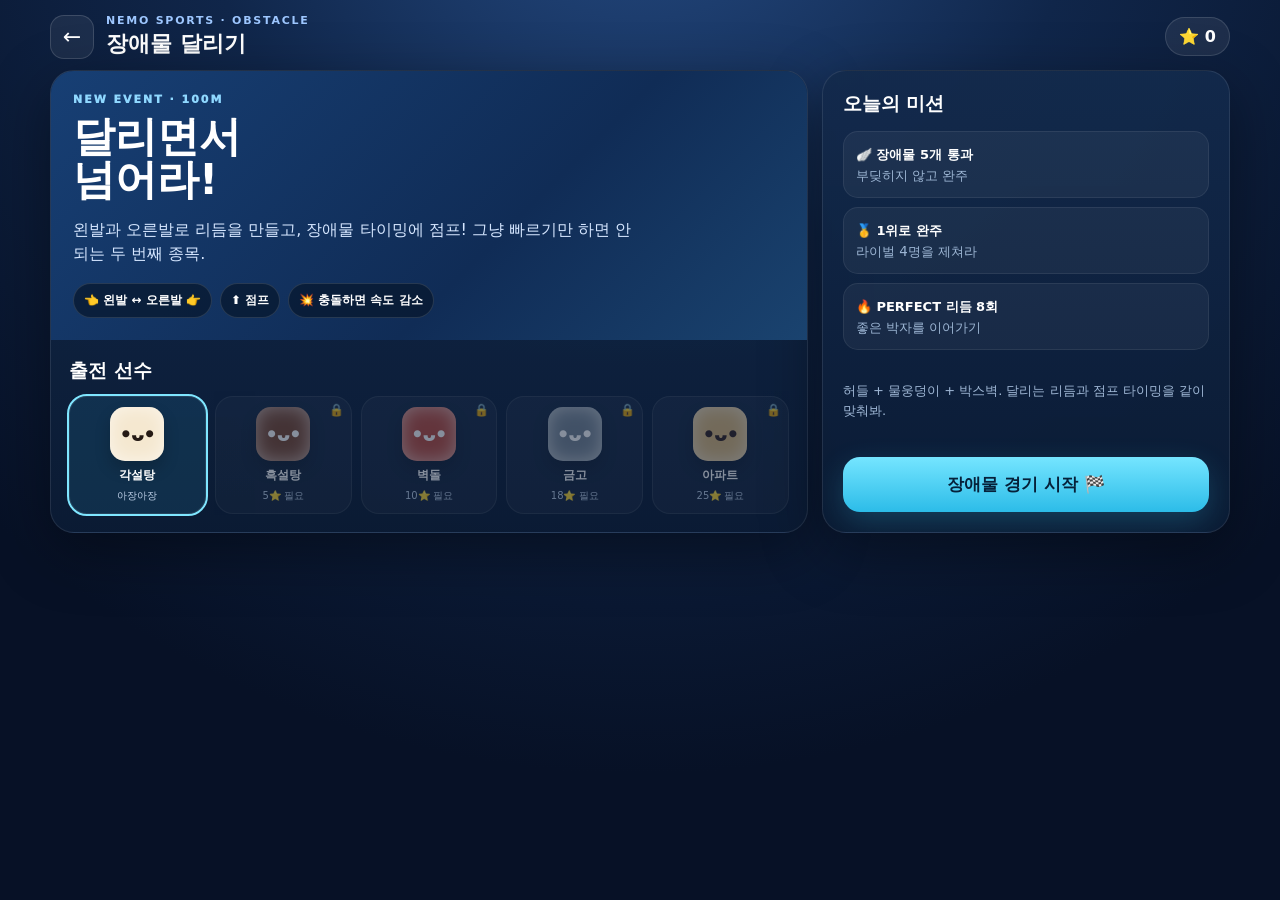
<file: obstacle.html>
<!doctype html>
<html lang="ko">
<head>
<meta charset="utf-8">
<meta name="viewport" content="width=device-width,initial-scale=1,viewport-fit=cover,user-scalable=no">
<meta name="theme-color" content="#0b1730">
<title>네모 운동회 · 장애물 달리기</title>
<style>
*{box-sizing:border-box}html,body{margin:0;min-height:100%;font-family:Inter,system-ui,-apple-system,"Noto Sans KR",sans-serif;background:#071126;color:#fff;touch-action:manipulation}button{font:inherit;-webkit-tap-highlight-color:transparent}.wrap{min-height:100vh;background:radial-gradient(circle at 50% -20%,#274f8a 0,#10264a 36%,#071126 76%);padding:14px}.shell{width:min(1180px,100%);margin:auto}.top{display:flex;align-items:center;gap:12px;margin-bottom:11px}.back{width:44px;height:44px;border:1px solid #ffffff25;background:#ffffff10;color:#fff;border-radius:14px;font-size:22px}.title small{display:block;font-size:11px;font-weight:900;letter-spacing:.16em;color:#9ec7ff}.title h1{font-size:22px;margin:2px 0 0}.stars{margin-left:auto;background:#ffffff12;border:1px solid #ffffff20;padding:9px 13px;border-radius:999px;font-weight:900}.setup{display:grid;grid-template-columns:1.3fr .7fr;gap:14px}.card{background:linear-gradient(180deg,#132a4cf0,#0b1b34f2);border:1px solid #ffffff18;border-radius:24px;box-shadow:0 18px 60px #0006;overflow:hidden}.hero{padding:22px;min-height:250px;position:relative;background:linear-gradient(135deg,#173f74,#102c56 60%,#1a436f)}.eyebrow{font-size:11px;font-weight:1000;letter-spacing:.18em;color:#8fd8ff}.hero h2{font-size:42px;line-height:1.02;margin:10px 0 12px}.hero p{max-width:560px;color:#d5e6ff;line-height:1.55}.rule{display:flex;gap:8px;flex-wrap:wrap;margin-top:16px}.chip{background:#07182dbb;border:1px solid #ffffff20;border-radius:999px;padding:8px 10px;font-size:12px;font-weight:900}.chars{padding:18px}.chars h3,.side h3{margin:0 0 12px}.charGrid{display:grid;grid-template-columns:repeat(5,1fr);gap:9px}.char{position:relative;min-height:104px;border:1px solid #ffffff18;background:#ffffff0d;color:#fff;border-radius:18px;padding:10px 6px;text-align:center}.char.active{outline:2px solid #7fe6ff;background:#2a8fb72b}.char.locked{opacity:.5}.face{width:54px;height:54px;border-radius:15px;margin:0 auto 6px;display:grid;place-items:center;background:#f5e8d0;color:#251a15;font-weight:1000;font-size:18px;box-shadow:inset 0 0 18px #fff9,0 8px 16px #0003}.brick{background:#b94c3f;color:#fff}.brown{background:#7c4933;color:#fff}.safe{background:#778594;color:#fff}.apt{background:#d9b67b;color:#322}.char b{display:block;font-size:12px}.char small{font-size:10px;color:#c0d2ea}.lock{position:absolute;top:6px;right:7px;font-size:12px}.side{padding:20px;display:flex;flex-direction:column}.mission{display:grid;gap:9px;margin:2px 0 18px}.mission div{padding:12px;background:#ffffff0c;border:1px solid #ffffff13;border-radius:15px}.mission b{font-size:13px}.mission small{display:block;color:#9db6d4;margin-top:3px}.start{margin-top:auto;border:0;border-radius:17px;padding:16px;background:linear-gradient(180deg,#75e5ff,#2cbce8);color:#06213a;font-weight:1000;font-size:17px;box-shadow:0 10px 30px #3dd5ff33}.game{display:none}.game.show{display:block}.setup.hide{display:none}.gameBar{display:flex;align-items:center;gap:10px;margin-bottom:8px}.pill{background:#ffffff12;border:1px solid #ffffff18;border-radius:13px;padding:8px 11px;font-size:12px;font-weight:900}.timer{margin-left:auto;font-size:20px;font-weight:1000}.stage{position:relative;width:100%;aspect-ratio:16/9;background:#0b1e3a;border:1px solid #ffffff1c;border-radius:24px;overflow:hidden;box-shadow:0 18px 70px #0008}.stage canvas{width:100%;height:100%;display:block}.hud{position:absolute;inset:12px 12px auto;display:flex;gap:8px;pointer-events:none}.hudBox{background:#07182de6;border:1px solid #ffffff1e;border-radius:13px;padding:8px 10px;min-width:84px}.hudBox span{display:block;font-size:9px;font-weight:900;letter-spacing:.12em;color:#87b9e7}.hudBox b{font-size:17px}.inputBox b{color:#7fe6ff}.rank{margin-left:auto;background:#f9d95a;color:#402c00;border-radius:15px;padding:8px 13px;font-size:20px;font-weight:1000;align-self:flex-start}.msg{position:absolute;top:18%;left:50%;transform:translateX(-50%);font-weight:1000;font-size:clamp(18px,4vw,38px);text-shadow:0 4px 18px #000;white-space:nowrap;pointer-events:none;opacity:0;transition:opacity .15s}.msg.show{opacity:1}.progress{position:absolute;left:15%;right:15%;bottom:12px;height:9px;background:#07182ddd;border:1px solid #ffffff2a;border-radius:99px;overflow:hidden}.progress i{display:block;height:100%;width:0;background:linear-gradient(90deg,#69eaff,#ffe76f)}.controls{display:grid;grid-template-columns:1fr .78fr 1fr;gap:10px;margin-top:10px}.control{min-height:68px;border:1px solid #ffffff25;border-radius:18px;background:linear-gradient(180deg,#173861,#0d2342);color:#fff;font-weight:1000;font-size:17px;box-shadow:0 8px 20px #0005,inset 0 1px #ffffff16;transition:transform .06s,filter .06s,box-shadow .06s}.control.press,.control:active{transform:translateY(4px) scale(.97);filter:brightness(1.55);box-shadow:0 2px 8px #0005,inset 0 0 0 3px #83e9ff,inset 0 0 22px #57d7ff88}.jump{background:linear-gradient(180deg,#ffd95e,#f1a930);color:#432a00}.jump.press,.jump:active{box-shadow:0 2px 8px #0005,inset 0 0 0 3px #fff5a8,inset 0 0 25px #fff3a988}.control.next{outline:3px solid #73e7ff;box-shadow:0 0 0 4px #73e7ff22,0 8px 20px #0005}.control:disabled{opacity:.48;filter:saturate(.35)}.tip{text-align:center;color:#9fb5d0;font-size:12px;margin:8px 0 0}.countdown{position:absolute;inset:0;display:none;place-items:center;background:#07112655;font-size:min(18vw,120px);font-weight:1000;text-shadow:0 7px 24px #000;z-index:4}.countdown.show{display:grid}.result{position:fixed;inset:0;background:#020711df;display:none;place-items:center;padding:20px;z-index:20}.result.show{display:grid}.resultCard{width:min(560px,100%);max-height:92vh;overflow:auto;background:linear-gradient(180deg,#17375f,#0b1d38);border:1px solid #ffffff22;border-radius:26px;padding:22px;box-shadow:0 30px 90px #000b}.resultTop{display:flex;align-items:flex-end;justify-content:space-between;gap:12px}.resultCard h2{font-size:32px;margin:4px 0}.record{font-size:42px;font-weight:1000;color:#8feaff}.summary{display:grid;grid-template-columns:repeat(3,1fr);gap:8px;margin:14px 0}.summary div{background:#ffffff0d;border:1px solid #ffffff13;border-radius:14px;padding:11px;text-align:center}.summary small{display:block;color:#9fb7d5}.summary b{font-size:18px}.standings{display:grid;gap:7px;margin:14px 0 16px}.standing{display:grid;grid-template-columns:42px 1fr auto;align-items:center;gap:10px;padding:10px 12px;border-radius:14px;background:#ffffff0b;border:1px solid #ffffff12}.standing.me{background:#5edcff18;border-color:#67def055}.standing .place{width:34px;height:34px;border-radius:10px;display:grid;place-items:center;background:#07182d;font-weight:1000}.standing .who{display:flex;align-items:center;gap:9px;min-width:0}.mini{width:34px;height:34px;border-radius:10px;display:grid;place-items:center;color:#211;font-weight:1000;flex:0 0 auto}.who b{font-size:13px}.who small{display:block;color:#9fb7d5;font-size:10px}.standing .time{font-weight:1000;font-variant-numeric:tabular-nums}.actions{display:grid;grid-template-columns:1fr 1fr;gap:9px}.actions button{border:0;border-radius:15px;padding:14px;font-weight:1000}.again{background:#65dfff;color:#05233b}.home{background:#ffffff14;color:#fff}
@media(max-width:760px){.wrap{padding:8px}.setup{grid-template-columns:1fr}.hero{min-height:210px;padding:18px}.hero h2{font-size:34px}.charGrid{grid-template-columns:repeat(5,minmax(62px,1fr));overflow:auto}.char{min-height:93px}.face{width:48px;height:48px}.stage{aspect-ratio:10/9;border-radius:18px}.controls{grid-template-columns:1fr .82fr 1fr}.control{min-height:72px}.hud{inset:8px 8px auto;gap:5px}.hudBox{min-width:62px;padding:7px 7px}.hudBox b{font-size:15px}.rank{font-size:17px;padding:8px 10px}.progress{left:9%;right:9%}.side{padding:16px}.inputBox{display:none}.resultCard{padding:17px}.record{font-size:34px}}
</style>
</head>
<body>
<div class="wrap"><div class="shell">
<header class="top"><button class="back" id="back">←</button><div class="title"><small>NEMO SPORTS · OBSTACLE</small><h1>장애물 달리기</h1></div><div class="stars">⭐ <span id="stars">0</span></div></header>
<section class="setup" id="setup">
  <div class="card"><div class="hero"><div class="eyebrow">NEW EVENT · 100M</div><h2>달리면서<br>넘어라!</h2><p>왼발과 오른발로 리듬을 만들고, 장애물 타이밍에 점프! 그냥 빠르기만 하면 안 되는 두 번째 종목.</p><div class="rule"><span class="chip">👈 왼발 ↔ 오른발 👉</span><span class="chip">⬆️ 점프</span><span class="chip">💥 충돌하면 속도 감소</span></div></div><div class="chars"><h3>출전 선수</h3><div class="charGrid" id="charGrid"></div></div></div>
  <aside class="card side"><h3>오늘의 미션</h3><div class="mission"><div><b>🪽 장애물 5개 통과</b><small>부딪히지 않고 완주</small></div><div><b>🥇 1위로 완주</b><small>라이벌 4명을 제쳐라</small></div><div><b>🔥 PERFECT 리듬 8회</b><small>좋은 박자를 이어가기</small></div></div><p style="color:#9fb7d5;line-height:1.55;font-size:13px">허들 + 물웅덩이 + 박스벽. 달리는 리듬과 점프 타이밍을 같이 맞춰봐.</p><button class="start" id="start">장애물 경기 시작 🏁</button></aside>
</section>
<section class="game" id="game"><div class="gameBar"><div class="pill" id="charName">각설탕</div><div class="pill">100m 장애물 · 5인전</div><div class="timer" id="timer">READY</div></div><div class="stage"><canvas id="c" width="1280" height="720"></canvas><div class="hud"><div class="hudBox"><span>COMBO</span><b id="combo">0</b></div><div class="hudBox"><span>SPEED</span><b id="speed">0.0</b></div><div class="hudBox"><span>CLEAR</span><b><span id="clear">0</span>/5</b></div><div class="hudBox inputBox"><span>INPUT</span><b id="input">-</b></div><div class="rank" id="rank">5위</div></div><div class="msg" id="msg"></div><div class="progress"><i id="bar"></i></div><div class="countdown" id="countdown">3</div></div><div class="controls"><button class="control" id="left">👈 왼발</button><button class="control jump" id="jump">⬆️ 점프</button><button class="control" id="right">오른발 👉</button></div><p class="tip" id="tip">왼발↔오른발 리듬을 유지하다 장애물이 오면 점프!</p></section>
</div></div>
<div class="result" id="result"><div class="resultCard"><div class="resultTop"><div><small>🏁 100m 장애물 · 5인 경기 종료</small><h2 id="resultTitle">완주!</h2></div><div class="record" id="record">0.00s</div></div><div class="summary"><div><small>내 순위</small><b id="rRank">1위</b></div><div><small>장애물</small><b id="rClear">5/5</b></div><div><small>보상</small><b id="reward">+3⭐</b></div></div><div id="standings" class="standings"></div><div id="pb" style="text-align:center;color:#b9d4f4;margin:-3px 0 15px;font-weight:800"></div><div class="actions"><button class="again" id="again">한 판 더</button><button class="home" id="home">종목 선택</button></div></div></div>
<script>
(()=>{'use strict';
const $=s=>document.querySelector(s),C=$('#c'),ctx=C.getContext('2d'),W=1280,H=720;
const chars=[
 {type:'sugar',name:'각설탕',need:0,color:'#f2e5cc',desc:'아장아장'},
 {type:'brown',name:'흑설탕',need:5,color:'#80503a',desc:'타닥타닥'},
 {type:'brick',name:'벽돌',need:10,color:'#b94e41',desc:'쿵쿵'},
 {type:'safe',name:'금고',need:18,color:'#7d8997',desc:'덜컹'},
 {type:'apt',name:'아파트',need:25,color:'#d8b47a',desc:'뒤뚱'}
];
const obstacles=[{m:18,t:'hurdle',req:45},{m:36,t:'puddle',req:24},{m:54,t:'box',req:52},{m:72,t:'hurdle',req:45},{m:88,t:'puddle',req:24}];
const params=new URLSearchParams(location.search),queryChar=params.get('char');
let stars=Number(localStorage.getItem('nemo-stars-100m')||0),selected=queryChar||localStorage.getItem('nemo-obstacle-char')||'sugar',S=null,raf=0;
if(!chars.some(c=>c.type===selected&&stars>=c.need))selected='sugar';
localStorage.setItem('nemo-obstacle-char',selected);$('#stars').textContent=stars;
function renderChars(){const g=$('#charGrid');g.innerHTML='';chars.forEach(ch=>{const locked=stars<ch.need,b=document.createElement('button');b.className='char '+(selected===ch.type?'active ':'')+(locked?'locked':'');b.disabled=locked;b.innerHTML=`${locked?'<span class="lock">🔒</span>':''}<div class="face ${ch.type}">•ᴗ•</div><b>${ch.name}</b><small>${locked?ch.need+'⭐ 필요':ch.desc}</small>`;b.onclick=()=>{selected=ch.type;localStorage.setItem('nemo-obstacle-char',selected);renderChars()};g.appendChild(b)})}renderChars();
function makeState(){const ch=chars.find(c=>c.type===selected)||chars[0],rivals=chars.filter(c=>c.type!==ch.type);return{phase:'ready',go:0,last:0,elapsed:0,coastUntil:0,char:ch,p:{dist:0,speed:0,lastFoot:null,lastTap:0,combo:0,perfect:0,jumpAt:0,stumbleUntil:0,checked:new Set(),clear:0,hits:0,finish:null},ais:rivals.map((c,i)=>({char:c,dist:0,speed:7.65+i*.24+Math.random()*.38,finish:null,wobble:Math.random()*6.28})),msgTimer:0}}
function showMsg(t,ms=420){const e=$('#msg');e.textContent=t;e.classList.add('show');clearTimeout(S?.msgTimer);if(S)S.msgTimer=setTimeout(()=>e.classList.remove('show'),ms)}
function flashButton(el,label){el.classList.add('press');$('#input').textContent=label;setTimeout(()=>el.classList.remove('press'),105)}
function jumpHeight(now){if(!S)return 0;const d=now-S.p.jumpAt;if(d<0||d>760)return 0;const t=d/760;return Math.sin(Math.PI*t)*92}
function updateNext(){const running=S&&S.phase==='run'&&performance.now()>=S.p.stumbleUntil;$('#left').disabled=!running;$('#right').disabled=!running;$('#jump').disabled=!running;$('#left').classList.toggle('next',running&&S.p.lastFoot!=='L');$('#right').classList.toggle('next',running&&S.p.lastFoot==='L')}
function pressFoot(f,el){if(!S||S.phase!=='run')return;flashButton(el,f);const p=S.p,now=performance.now();if(now<p.stumbleUntil)return;if(p.lastFoot===f){p.combo=0;p.speed*=.45;p.lastFoot=null;p.lastTap=0;p.stumbleUntil=now+720;showMsg('발 꼬임! 😵',720);updateNext();return}const interval=p.lastTap?now-p.lastTap:0;let gain=1.05;if(!p.lastTap){gain=1.5;p.combo=1;showMsg('GO! 리듬 시작 🔥',420)}else if(interval>=120&&interval<=320){gain=1.28;p.combo++;if(Math.abs(interval-210)<=55){p.perfect++;showMsg('PERFECT!',300)}else showMsg('GOOD!',260)}else if(interval<100){gain=.28;p.combo=0;showMsg('너무 빨라!',300)}else{gain=.5;p.combo=Math.max(0,p.combo-1);showMsg('조금 늦어!',300)}p.speed=Math.min(11.3,p.speed+gain);p.lastFoot=f;p.lastTap=now;updateNext()}
function doJump(el){if(!S||S.phase!=='run')return;flashButton(el,'JUMP');const now=performance.now();if(now<S.p.stumbleUntil||jumpHeight(now)>5)return;S.p.jumpAt=now;showMsg('점프! 🪽',300)}
function bindPress(el,fn){el.addEventListener('pointerdown',e=>{e.preventDefault();fn()});el.addEventListener('contextmenu',e=>e.preventDefault())}
bindPress($('#left'),()=>pressFoot('L',$('#left')));bindPress($('#right'),()=>pressFoot('R',$('#right')));bindPress($('#jump'),()=>doJump($('#jump')));
function startGame(){cancelAnimationFrame(raf);S=makeState();$('#setup').classList.add('hide');$('#game').classList.add('show');$('#result').classList.remove('show');$('#charName').textContent=S.char.name;$('#combo').textContent='0';$('#speed').textContent='0.0';$('#clear').textContent='0';$('#input').textContent='-';$('#rank').textContent='5위';$('#bar').style.width='0%';$('#timer').textContent='READY';$('#tip').textContent='왼발↔오른발 리듬을 유지하다 장애물이 오면 점프!';draw(performance.now());countdown(3)}
function countdown(n){S.phase='count';const e=$('#countdown');e.classList.add('show');e.textContent=n;if(n<=0){e.textContent='GO!';setTimeout(()=>e.classList.remove('show'),380);S.phase='run';S.go=performance.now();S.last=S.go;updateNext();raf=requestAnimationFrame(loop);return}setTimeout(()=>countdown(n-1),620)}
function loop(now){if(!S||!['run','coast'].includes(S.phase))return;const dt=Math.min(.04,Math.max(.001,(now-S.last)/1000));S.last=now;physics(dt,now);draw(now);if(['run','coast'].includes(S.phase))raf=requestAnimationFrame(loop)}
function physics(dt,now){const p=S.p;if(S.phase==='run'){if(now<p.stumbleUntil)p.speed=Math.max(0,p.speed-5.8*dt);else{const idle=p.lastTap?now-p.lastTap:9999;p.speed=Math.max(0,p.speed-(idle>520?1.65:.38)*dt)}p.dist=Math.min(100,p.dist+p.speed*dt);for(let i=0;i<obstacles.length;i++){const o=obstacles[i];if(p.checked.has(i)||p.dist<o.m)continue;p.checked.add(i);const h=jumpHeight(now);if(h>=o.req){p.clear++;showMsg('클리어! ✨',420)}else{p.hits++;p.speed*=.5;p.combo=0;p.lastFoot=null;p.lastTap=0;p.stumbleUntil=now+620;showMsg('쿵! 장애물 충돌 💥',620)}}}
 for(const ai of S.ais){if(ai.finish!=null)continue;const rhythm=.985+Math.sin(now/620+ai.wobble)*.022;ai.dist=Math.min(100,ai.dist+ai.speed*rhythm*dt);if(ai.dist>=100)ai.finish=(now-S.go)/1000}
 S.elapsed=(now-S.go)/1000;if(S.phase==='run'){const rank=1+S.ais.filter(a=>a.dist>p.dist).length;$('#rank').textContent=rank+'위';$('#timer').textContent=S.elapsed.toFixed(2)+'s';$('#combo').textContent=p.combo;$('#speed').textContent=p.speed.toFixed(1);$('#clear').textContent=p.clear;$('#bar').style.width=Math.min(100,p.dist)+'%';updateNext();if(p.dist>=100){p.finish=S.elapsed;S.phase='coast';S.coastUntil=now+2600;p.speed=0;$('#timer').textContent=p.finish.toFixed(2)+'s · FINISH';$('#bar').style.width='100%';$('#tip').textContent='완주! 다른 선수들이 결승선을 통과하는 중...';showMsg('FINISH! 🏁 라이벌도 들어온다!',850);updateNext()}}
 if(S.phase==='coast'){const done=S.ais.every(a=>a.finish!=null);if(done||now>=S.coastUntil){for(const ai of S.ais){if(ai.finish==null)ai.finish=S.elapsed+(100-ai.dist)/Math.max(4.5,ai.speed)}showResult()}}}
function showResult(){if(S.phase==='finished')return;S.phase='finished';cancelAnimationFrame(raf);const racers=[{me:true,char:S.char,finish:S.p.finish,name:'나 · '+S.char.name},...S.ais.map(a=>({me:false,char:a.char,finish:a.finish,name:a.char.name}))].sort((a,b)=>a.finish-b.finish);racers.forEach((r,i)=>r.rank=i+1);const me=racers.find(r=>r.me),rank=me.rank,reward=Math.max(1,(rank===1?2:0)+(S.p.hits===0?2:0)+(S.p.clear>=4?1:0));stars+=reward;localStorage.setItem('nemo-stars-100m',String(stars));$('#stars').textContent=stars;const key='nemo-obstacle-pb-'+S.char.type,old=Number(localStorage.getItem(key)||0),isPB=!old||S.p.finish<old;if(isPB)localStorage.setItem(key,String(S.p.finish));$('#resultTitle').textContent=rank===1?'1위! 장애물 정복 🏆':rank+'위 완주!';$('#record').textContent=S.p.finish.toFixed(2)+'s';$('#rRank').textContent=rank+'위 / 5명';$('#rClear').textContent=S.p.clear+'/5';$('#reward').textContent='+'+reward+'⭐';$('#standings').innerHTML=racers.map(r=>`<div class="standing ${r.me?'me':''}"><div class="place">${r.rank}</div><div class="who"><span class="mini" style="background:${r.char.color}">•ᴗ•</span><div><b>${r.name}</b><small>${r.me?'PLAYER':'RIVAL'}</small></div></div><div class="time">${r.finish.toFixed(2)}s</div></div>`).join('');$('#pb').textContent=isPB?'NEW BEST! 🎉':old?'BEST '+old.toFixed(2)+'s':'';setTimeout(()=>$('#result').classList.add('show'),380)}
function draw(now){ctx.clearRect(0,0,W,H);drawEnv(now);drawRace(now)}
function drawEnv(now){const p=S?.p||{dist:0};ctx.fillStyle='#79cfee';ctx.fillRect(0,0,W,310);ctx.fillStyle='#fff';for(let i=0;i<7;i++){const x=((i*230-p.dist*7)%1500+1500)%1500-100;ctx.globalAlpha=.75;ctx.beginPath();ctx.ellipse(x,118+(i%3)*42,58,18,0,0,Math.PI*2);ctx.fill()}ctx.globalAlpha=1;ctx.fillStyle='#5f86a0';ctx.beginPath();ctx.moveTo(0,315);for(let x=0;x<=W;x+=120)ctx.lineTo(x,260+Math.sin(x*.009)*32);ctx.lineTo(W,370);ctx.lineTo(0,370);ctx.fill();ctx.fillStyle='#173858';ctx.fillRect(0,320,W,132);ctx.fillStyle='#f4d867';for(let y=340;y<430;y+=18)for(let x=10;x<W;x+=18){if((x+y)%54<20)ctx.fillRect(x,y,5,5)}ctx.fillStyle='#e9eef2';ctx.fillRect(0,451,W,15);ctx.fillStyle='#c85c4e';ctx.fillRect(0,466,W,254);for(let y=490;y<710;y+=44){ctx.strokeStyle='#ffffffb8';ctx.lineWidth=3;ctx.beginPath();ctx.moveTo(0,y);ctx.lineTo(W,y);ctx.stroke()}}
function worldX(m){const p=S?.p?.dist||0;return 260+(m-p)*24}
function drawRace(now){const p=S.p;for(const o of obstacles){const x=worldX(o.m);if(x<-100||x>W+120)continue;drawObstacle(o,x)}const fx=worldX(100);if(fx>-50&&fx<W+80){ctx.strokeStyle='#fff';ctx.lineWidth=8;ctx.beginPath();ctx.moveTo(fx,455);ctx.lineTo(fx,715);ctx.stroke();ctx.fillStyle='#111';for(let y=470;y<700;y+=28)for(let k=0;k<2;k++)ctx.fillRect(fx-16+k*16,y+(k%2?14:0),16,14)}const lanes=[545,590,635,680];for(let i=0;i<S.ais.length;i++)drawNemo(S.ais[i].dist,lanes[i],S.ais[i].char,0,now,false);const j=jumpHeight(now);drawNemo(p.dist,500,S.char,j,now,true)}
function drawObstacle(o,x){ctx.save();if(o.t==='puddle'){ctx.fillStyle='#65bfe4cc';ctx.beginPath();ctx.ellipse(x,514,38,11,0,0,Math.PI*2);ctx.fill()}else if(o.t==='hurdle'){ctx.strokeStyle='#f4f2e5';ctx.lineWidth=7;ctx.beginPath();ctx.moveTo(x-26,518);ctx.lineTo(x-26,476);ctx.lineTo(x+26,476);ctx.lineTo(x+26,518);ctx.stroke();ctx.strokeStyle='#ff6b5b';ctx.lineWidth=6;ctx.beginPath();ctx.moveTo(x-26,476);ctx.lineTo(x+26,476);ctx.stroke()}else{ctx.fillStyle='#e0a54a';ctx.fillRect(x-25,472,50,46);ctx.strokeStyle='#7a4b1e';ctx.lineWidth=3;ctx.strokeRect(x-25,472,50,46)}ctx.restore()}
function drawNemo(dist,y,ch,jump,now,me){const x=me?260:worldX(dist),scale=me?1.08:.9;ctx.save();ctx.translate(x,y-jump);const moving=S&&['run','coast'].includes(S.phase);const step=moving?Math.sin(now/90+dist)*1:0;ctx.strokeStyle='#171717';ctx.lineWidth=5*scale;ctx.lineCap='round';ctx.beginPath();ctx.moveTo(-18*scale,22*scale);ctx.lineTo((-24+step*7)*scale,38*scale);ctx.moveTo(18*scale,22*scale);ctx.lineTo((24-step*7)*scale,38*scale);ctx.moveTo(-30*scale,-2*scale);ctx.lineTo((-40-step*5)*scale,10*scale);ctx.moveTo(30*scale,-2*scale);ctx.lineTo((40+step*5)*scale,10*scale);ctx.stroke();ctx.fillStyle='#111';for(const [px,py,rx,ry] of [[-26+step*7,40,9,6],[26-step*7,40,9,6],[-42-step*5,12,7,7],[42+step*5,12,7,7]]){ctx.beginPath();ctx.ellipse(px*scale,py*scale,rx*scale,ry*scale,0,0,Math.PI*2);ctx.fill()}let w=60*scale,h=58*scale;if(ch.type==='brick'){w=72*scale;h=48*scale}else if(ch.type==='safe'){w=64*scale;h=64*scale}else if(ch.type==='apt'){w=50*scale;h=88*scale}ctx.fillStyle=ch.color;roundRect(-w/2,-h/2,w,h,me?14:11);ctx.fill();ctx.fillStyle='#1f1614';ctx.beginPath();ctx.arc(-w*.15,-h*.06,3.5*scale,0,Math.PI*2);ctx.arc(w*.15,-h*.06,3.5*scale,0,Math.PI*2);ctx.fill();ctx.strokeStyle='#1f1614';ctx.lineWidth=2.5*scale;ctx.beginPath();ctx.arc(0,h*.08,10*scale,.15,Math.PI-.15);ctx.stroke();if(me&&performance.now()<S.p.stumbleUntil){ctx.fillStyle='#ffdf65';ctx.font='900 21px system-ui';ctx.fillText('✦',-40,-42);ctx.fillText('✦',27,-48)}ctx.restore()}
function roundRect(x,y,w,h,r){ctx.beginPath();ctx.moveTo(x+r,y);ctx.arcTo(x+w,y,x+w,y+h,r);ctx.arcTo(x+w,y+h,x,y+h,r);ctx.arcTo(x,y+h,x,y,r);ctx.arcTo(x,y,x+w,y,r);ctx.closePath()}
$('#start').onclick=startGame;$('#again').onclick=()=>{stars=Number(localStorage.getItem('nemo-stars-100m')||0);$('#stars').textContent=stars;startGame()};$('#home').onclick=()=>location.href='./?v=39';$('#back').onclick=()=>location.href='./?v=39';
if(params.get('autostart')==='1')setTimeout(startGame,80);
})();
</script>
</body>
</html>
</file>
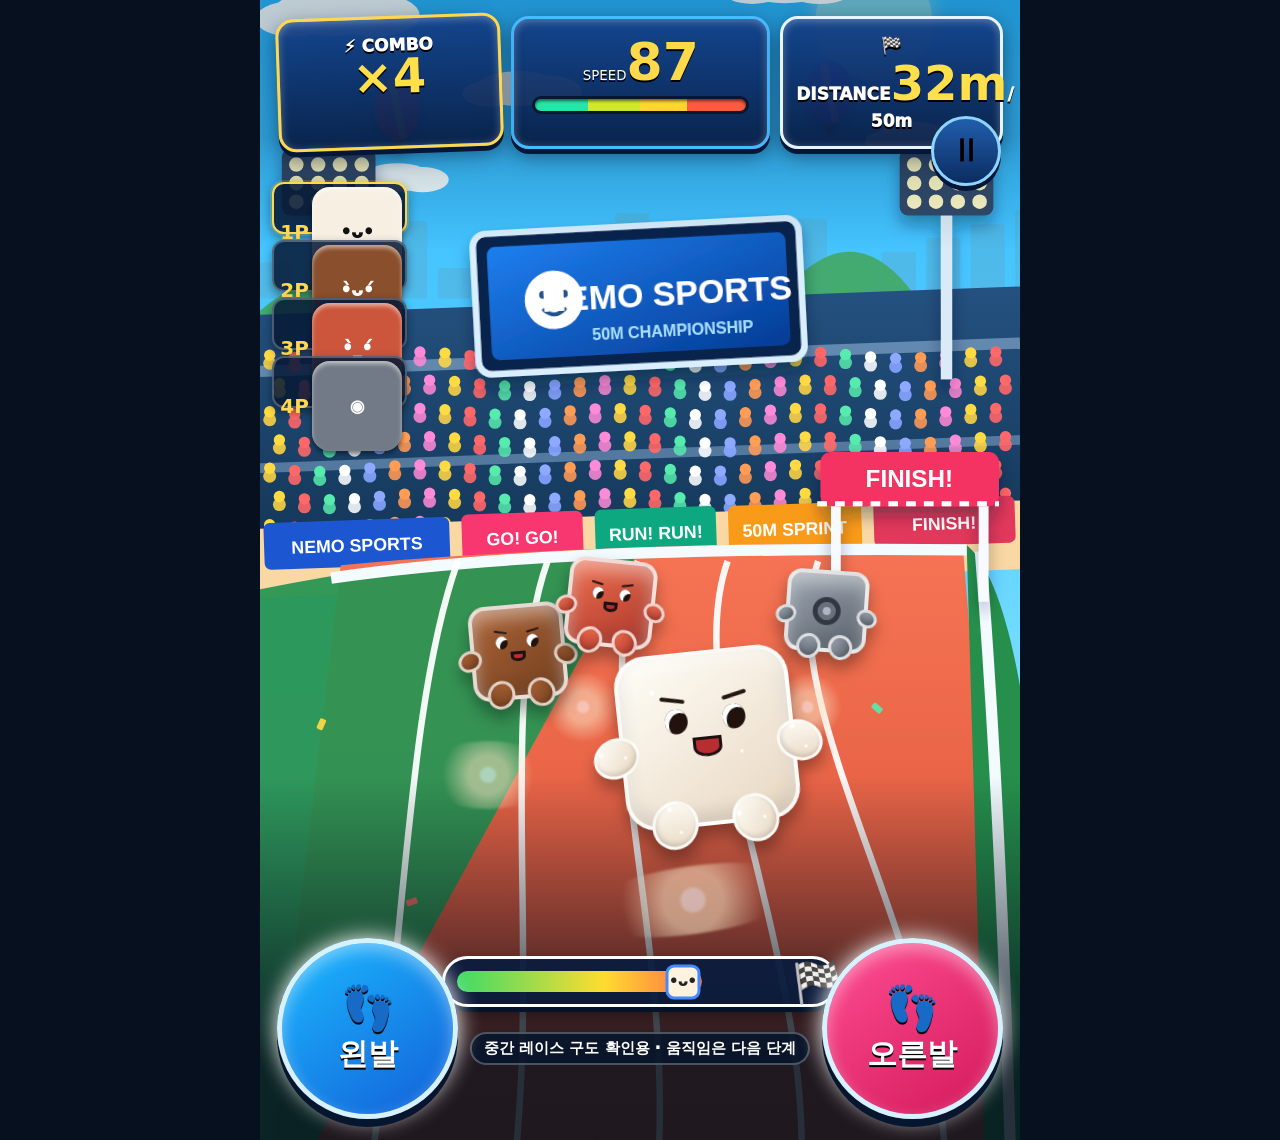
<file: race-lab.html>
<!doctype html><html lang="ko"><head><meta charset="utf-8"><meta name="viewport" content="width=device-width,initial-scale=1,user-scalable=no"><title>네모 운동회 Race Lab</title><style>*{box-sizing:border-box;-webkit-tap-highlight-color:transparent}html,body{margin:0;background:#06101e;color:#fff;font-family:system-ui,-apple-system,'Noto Sans KR',sans-serif}body{display:flex;justify-content:center;min-height:100vh}.lab{position:relative;width:min(100vw,760px);aspect-ratio:2/3;overflow:hidden;background:#1a6bc7}.bg{position:absolute;inset:0;background:url('./assets/stadium075.svg?v=1') center/cover no-repeat;filter:saturate(1.06) contrast(1.03)}.shade{position:absolute;inset:0;background:linear-gradient(#02132835 0 12%,transparent 22% 68%,#04101bdc 93% 100%)}.hud{position:absolute;left:2.2%;right:2.2%;top:1.4%;display:grid;grid-template-columns:1fr 1.15fr .95fr;gap:1.3%;z-index:10}.panel{background:linear-gradient(180deg,#123f88ee,#071c43ee);border:3px solid #48baff;border-radius:18px;box-shadow:0 5px 0 #041739,0 7px 20px #00152d80,inset 0 2px 8px #ffffff50;text-shadow:0 2px 0 #000}.combo{transform:rotate(-2deg);padding:7% 8% 5%;text-align:center;border-color:#ffd74f}.combo b{display:block;font-size:clamp(22px,6vw,48px);line-height:.9;color:#ffe04b}.combo small,.distance small{font-weight:1000;font-size:clamp(9px,2.5vw,17px)}.speed{padding:5% 7% 6%;text-align:center}.meter{height:18px;border-radius:999px;background:linear-gradient(90deg,#25e6a6 0 25%,#cfe82f 25% 50%,#ffd433 50% 72%,#ff5c3d 72% 100%);border:3px solid #061633;box-shadow:inset 0 2px 3px #0008;margin-top:4px}.speed b{font-size:clamp(24px,6.5vw,52px);color:#ffd94c}.distance{padding:7% 6%;text-align:center;border-color:#e8f3ff}.distance b{font-size:clamp(22px,6vw,48px);color:#ffdf4c}.pause{position:absolute;right:2.5%;top:10.2%;z-index:11;width:10%;aspect-ratio:1;border-radius:50%;border:3px solid #8dd5ff;background:linear-gradient(#225eac,#0b2c61);box-shadow:0 5px 0 #041739;display:grid;place-items:center;font-size:clamp(15px,4vw,30px);font-weight:1000}.rank{position:absolute;left:1.6%;top:16%;z-index:9;width:18%;display:grid;gap:6px}.r{height:8.2vw;max-height:58px;min-height:34px;border-radius:12px;background:#081a37dd;border:2px solid #ffffff44;display:grid;grid-template-columns:28% 1fr;align-items:center;padding:3px;box-shadow:0 4px 10px #0006}.r.me{border-color:#ffd84d;box-shadow:0 0 0 2px #ffd84d33,0 4px 12px #0007}.r strong{text-align:center;color:#ffd84d;font-size:clamp(11px,2.8vw,20px)}.mini{aspect-ratio:1;border-radius:20%;display:grid;place-items:center;color:#111;font-weight:1000;font-size:clamp(9px,2.3vw,17px);box-shadow:inset 0 3px 4px #fff8,0 3px 5px #0007}.m1{background:#f7efe2}.m2{background:#8a4f2c;color:#fff}.m3{background:#cb563b;color:#fff}.m4{background:#717a86;color:#fff}.runner{position:absolute;z-index:5;transform-origin:50% 80%;filter:drop-shadow(0 10px 8px #0005)}.cube{position:relative;width:100%;height:100%;border-radius:18%;display:grid;place-items:center;border:4px solid #ffffffcc;box-shadow:inset 0 8px 18px #fff7,inset 0 -8px 18px #0002}.cube:before,.cube:after{content:'';position:absolute;width:24%;height:26%;bottom:-15%;border-radius:50%;background:inherit;border:3px solid #ffffffbb;box-shadow:inset 0 -3px 5px #0002}.cube:before{left:12%;transform:rotate(28deg)}.cube:after{right:12%;transform:rotate(-28deg)}.arm{position:absolute;width:28%;height:24%;top:45%;border-radius:50%;background:inherit;border:3px solid #ffffffbb;box-shadow:inset 0 -3px 5px #0002}.al{left:-19%;transform:rotate(-22deg)}.ar{right:-19%;transform:rotate(28deg)}.face{position:relative;width:58%;height:42%}.eye{position:absolute;top:5%;width:24%;height:36%;background:#21120e;border-radius:50%;box-shadow:inset 4px 4px 0 #fff}.e1{left:8%}.e2{right:8%}.mouth{position:absolute;left:35%;top:48%;width:30%;height:28%;background:#b82d2f;border:3px solid #1c1010;border-radius:0 0 50% 50%}.brow{position:absolute;top:-10%;width:26%;height:5%;background:#231613;border-radius:999px}.b1{left:5%;transform:rotate(12deg)}.b2{right:5%;transform:rotate(-12deg)}.player{width:24%;aspect-ratio:1;left:48%;top:57%;transform:rotate(-6deg)}.player .cube{background:radial-gradient(circle at 20% 20%,#fff 0 2px,transparent 3px),radial-gradient(circle at 70% 60%,#fff 0 1px,transparent 2px),linear-gradient(145deg,#fffef7,#e8d7c2)}.brown{width:13%;aspect-ratio:1;left:28%;top:53%;transform:rotate(-5deg)}.brown .cube{background:linear-gradient(145deg,#aa6236,#73401f)}.brick{width:12%;aspect-ratio:1;left:40%;top:49%;transform:rotate(6deg)}.brick .cube{background:linear-gradient(145deg,#ef6d4f,#a9382b)}.safe{width:11%;aspect-ratio:1;left:69%;top:50%;transform:rotate(4deg)}.safe .cube{background:linear-gradient(145deg,#9ca5b0,#59616b)}.safe .dial{position:absolute;width:38%;height:38%;border-radius:50%;border:5px solid #323841;background:#aeb6bf;box-shadow:inset 0 0 0 5px #69727c}.dust{position:absolute;z-index:4;width:18%;height:6%;border-radius:50%;background:radial-gradient(circle,#fff9 0 10%,#f7e0c090 11% 25%,transparent 60%);filter:blur(1px)}.d1{left:42%;top:76%;transform:rotate(-8deg);width:30%}.d2{left:21%;top:65%}.d3{left:36%;top:59%;width:13%}.d4{left:66%;top:59%;width:12%}.progress{position:absolute;z-index:10;left:24%;right:24%;bottom:11.7%;height:4.4%;min-height:24px;background:#081b3ee8;border:3px solid #fff;border-radius:999px;box-shadow:0 5px 0 #04142c,0 8px 15px #0007}.fill{position:absolute;left:3%;top:26%;bottom:26%;width:63%;background:linear-gradient(90deg,#3ddb67,#ffdc30 60%,#ff6847);border-radius:999px}.marker{position:absolute;left:61%;top:50%;transform:translate(-50%,-50%);width:9%;aspect-ratio:1;border-radius:25%;background:#fff3df;border:3px solid #438cff;display:grid;place-items:center;color:#222;font-size:clamp(7px,2vw,14px);font-weight:1000}.flag{position:absolute;right:-2%;bottom:50%;transform:translateY(50%);font-size:clamp(18px,5vw,40px)}.controls{position:absolute;z-index:12;left:2.2%;right:2.2%;bottom:1.8%;display:flex;justify-content:space-between;align-items:end}.foot{width:25%;aspect-ratio:1;border-radius:50%;border:5px solid #d7f2ff;color:#fff;font-weight:1000;font-size:clamp(14px,4vw,30px);box-shadow:0 8px 0 #06162f,0 0 22px currentColor,inset 0 7px 16px #fff6;display:grid;place-items:center;text-shadow:0 2px 0 #000}.left{background:linear-gradient(145deg,#1cb9ff,#1260d8)}.right{background:linear-gradient(145deg,#ff4d92,#d3195b)}.foot:active{transform:translateY(5px);box-shadow:0 3px 0 #06162f,0 0 12px currentColor,inset 0 5px 12px #fff6}.foot span{display:block;text-align:center}.foot em{font-style:normal;font-size:1.45em}.caption{position:absolute;left:50%;bottom:6.6%;transform:translateX(-50%);z-index:12;font-weight:1000;background:#07152bdc;border:2px solid #ffffff44;border-radius:999px;padding:5px 12px;font-size:clamp(8px,2.2vw,15px);white-space:nowrap}@media(min-width:760px){.r{height:52px}.rank{width:135px}.pause{width:70px}.player{width:175px}.brown{width:95px}.brick{width:88px}.safe{width:82px}}</style></head><body><main class="lab"><div class="bg"></div><div class="shade"></div><div class="hud"><div class="panel combo"><small>⚡ COMBO</small><b>×4</b></div><div class="panel speed"><small>SPEED</small><b>87</b><div class="meter"></div></div><div class="panel distance"><small>🏁 DISTANCE</small><b>32m</b><small>/ 50m</small></div></div><button class="pause">Ⅱ</button><div class="rank"><div class="r me"><strong>1P</strong><div class="mini m1">•ᴗ•</div></div><div class="r"><strong>2P</strong><div class="mini m2">•̀ᴗ•́</div></div><div class="r"><strong>3P</strong><div class="mini m3">•̀_•́</div></div><div class="r"><strong>4P</strong><div class="mini m4">◉</div></div></div><div class="runner brown"><div class="cube"><span class="arm al"></span><span class="arm ar"></span><div class="face"><i class="brow b1"></i><i class="brow b2"></i><i class="eye e1"></i><i class="eye e2"></i><i class="mouth"></i></div></div></div><div class="runner brick"><div class="cube"><span class="arm al"></span><span class="arm ar"></span><div class="face"><i class="brow b1"></i><i class="brow b2"></i><i class="eye e1"></i><i class="eye e2"></i><i class="mouth"></i></div></div></div><div class="runner safe"><div class="cube"><span class="arm al"></span><span class="arm ar"></span><div class="dial"></div></div></div><div class="runner player"><div class="cube"><span class="arm al"></span><span class="arm ar"></span><div class="face"><i class="brow b1"></i><i class="brow b2"></i><i class="eye e1"></i><i class="eye e2"></i><i class="mouth"></i></div></div></div><div class="dust d1"></div><div class="dust d2"></div><div class="dust d3"></div><div class="dust d4"></div><div class="progress"><div class="fill"></div><div class="marker">•ᴗ•</div><div class="flag">🏁</div></div><div class="caption">중간 레이스 구도 확인용 · 움직임은 다음 단계</div><div class="controls"><button class="foot left"><span><em>👣</em><br>왼발</span></button><button class="foot right"><span><em>👣</em><br>오른발</span></button></div></main><script>document.querySelectorAll('.foot').forEach(b=>b.addEventListener('pointerdown',()=>b.animate([{scale:1},{scale:.94},{scale:1}],{duration:160})))</script></body></html>
</file>
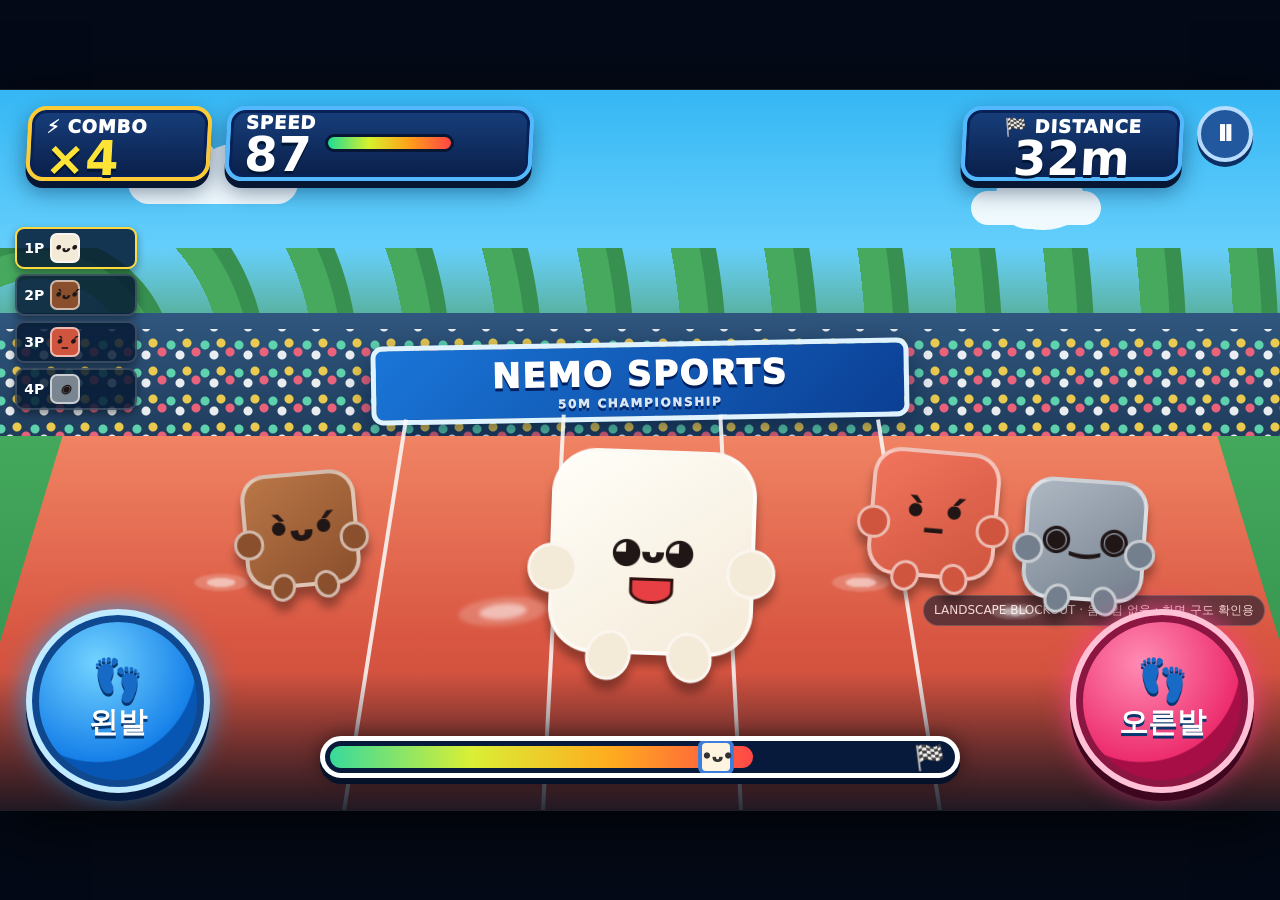
<file: race-layout-landscape.html>
<!doctype html>
<html lang="ko">
<head>
<meta charset="utf-8" />
<meta name="viewport" content="width=device-width,initial-scale=1,viewport-fit=cover,user-scalable=no" />
<meta name="theme-color" content="#07111f" />
<title>네모 운동회 · Landscape Layout Lab</title>
<style>
*{box-sizing:border-box}html,body{margin:0;width:100%;height:100%;overflow:hidden;background:#06101d;font-family:system-ui,-apple-system,BlinkMacSystemFont,"Segoe UI",sans-serif;color:#fff}button{font:inherit}
#wrap{position:fixed;inset:0;display:grid;place-items:center;background:#030916}.frame{position:relative;width:min(100vw,calc(100vh * 16 / 9));height:min(100vh,calc(100vw * 9 / 16));aspect-ratio:16/9;overflow:hidden;background:#72d4ff;box-shadow:0 0 0 1px #ffffff1a,0 20px 60px #000b}
.sky{position:absolute;inset:0 0 42% 0;background:linear-gradient(#35b7f4 0%,#7edbff 58%,#e8fbff 100%)}
.cloud{position:absolute;background:#fff;border-radius:999px;opacity:.9;filter:blur(.4px)}.c1{width:170px;height:42px;left:10%;top:10%}.c2{width:130px;height:34px;right:14%;top:14%}.cloud:before,.cloud:after{content:"";position:absolute;background:inherit;border-radius:50%}.cloud:before{width:66px;height:66px;left:25px;top:-28px}.cloud:after{width:86px;height:58px;right:15px;top:-19px}
.trees{position:absolute;left:0;right:0;top:22%;height:17%;background:repeating-radial-gradient(circle at 3% 100%,#46a95e 0 28px,#378f50 29px 44px,transparent 45px 92px),linear-gradient(transparent,#3b9152)}
.stands{position:absolute;left:0;right:0;top:31%;height:24%;background:linear-gradient(180deg,#30577f,#1e3a59 78%,#17314d)}
.crowd{position:absolute;inset:9% 0 10% 0;background-image:radial-gradient(circle,#ffd84d 0 4px,transparent 5px),radial-gradient(circle,#ff667c 0 4px,transparent 5px),radial-gradient(circle,#65e2b5 0 4px,transparent 5px),radial-gradient(circle,#fff 0 4px,transparent 5px);background-size:34px 28px;background-position:0 0,9px 9px,18px 2px,27px 12px;opacity:.9}
.banner{position:absolute;left:29%;top:35%;width:42%;height:11%;border:5px solid #dff2ff;border-radius:12px;background:linear-gradient(135deg,#1a76d8,#0b3f94);box-shadow:0 10px 28px #001b3e88;display:grid;place-items:center;transform:rotate(-1deg);font-weight:1000;font-size:clamp(16px,3vw,34px);letter-spacing:.05em;text-shadow:0 3px 0 #001e5b}.banner small{display:block;font-size:.35em;opacity:.85;text-align:center;margin-top:2px}
.track{position:absolute;left:-5%;right:-5%;bottom:-6%;height:58%;background:linear-gradient(180deg,#f08363,#d95742 48%,#b23c31 100%);clip-path:polygon(9% 0,91% 0,100% 100%,0 100%)}
.grassL,.grassR{position:absolute;bottom:-3%;height:55%;background:linear-gradient(#43a85c,#2f8847)}.grassL{left:0;width:21%;clip-path:polygon(0 0,100% 0,30% 100%,0 100%)}.grassR{right:0;width:21%;clip-path:polygon(0 0,100% 0,100% 100%,70% 100%)}
.lane{position:absolute;bottom:-8%;height:63%;width:4px;background:#ffffffd8;transform-origin:bottom center;filter:drop-shadow(0 1px 0 #0002)}.l1{left:26%;transform:rotate(9deg)}.l2{left:42%;transform:rotate(3deg)}.l3{left:58%;transform:rotate(-3deg)}.l4{left:74%;transform:rotate(-9deg)}
.startFade{position:absolute;left:0;right:0;bottom:0;height:19%;background:linear-gradient(transparent,#07111fd9)}
.hud{position:absolute;left:2.1%;right:2.1%;top:2.2%;height:14%;display:flex;align-items:flex-start;gap:1.2%;pointer-events:none}.hudbox{height:74%;min-width:15%;border:4px solid #54b8ff;border-radius:18px;background:linear-gradient(180deg,#173f7c,#0a1f4a);box-shadow:inset 0 0 0 3px #082258,0 7px 0 #071632,0 10px 22px #0016387a;padding:6px 15px;transform:skew(-3deg)}.combo{border-color:#ffcc35}.combo b{color:#ffe437}.hudbox span{display:block;font-weight:1000;font-size:clamp(9px,1.5vw,18px);letter-spacing:.05em}.hudbox b{font-size:clamp(22px,4vw,48px);line-height:.88;text-shadow:0 3px 0 #001635}
.speed{min-width:25%;display:flex;gap:10px;align-items:center}.gauge{width:48%;height:18px;border-radius:999px;background:linear-gradient(90deg,#20db94,#d8f12c,#ff9e1a,#ff4545);border:3px solid #071633;transform:skew(3deg)}.distance{margin-left:auto;min-width:18%;text-align:center}.pause{width:56px;height:56px;border-radius:50%;border:4px solid #b8ddff;background:#22599e;box-shadow:0 5px 0 #0c2e62;font-size:22px;color:#fff;font-weight:1000;pointer-events:auto}
.rank{position:absolute;left:1.2%;top:19%;width:9.5%;display:grid;gap:5px}.rankRow{height:42px;border-radius:9px;background:#071a35d8;border:2px solid #ffffff2f;display:flex;align-items:center;gap:6px;padding:4px 7px;box-shadow:0 4px 8px #0006;font-weight:1000;font-size:clamp(8px,1.1vw,14px)}.rankRow.me{border-color:#ffd93e}.face{width:30px;height:30px;border-radius:7px;background:var(--c);display:grid;place-items:center;color:#1f1717;font-size:12px;border:2px solid #fff9}
.runner{position:absolute;z-index:5;filter:drop-shadow(0 10px 5px #0005)}.body{position:relative;width:100%;height:100%;border-radius:22%;background:linear-gradient(145deg,var(--light),var(--c));border:4px solid #fff9;display:grid;place-items:center}.body:before,.body:after{content:"";position:absolute;width:22%;height:22%;border-radius:50%;background:var(--c);border:3px solid #fff9;top:47%}.body:before{left:-13%}.body:after{right:-13%}.leg{position:absolute;width:23%;height:26%;border-radius:50%;background:var(--c);border:3px solid #fff9;bottom:-16%}.leg.a{left:18%;transform:rotate(22deg)}.leg.b{right:18%;transform:rotate(-22deg)}.eyes{font-size:clamp(16px,3vw,34px);font-weight:1000;color:#211616;transform:translateY(-2%)}.smile{position:absolute;bottom:24%;left:50%;transform:translateX(-50%);width:22%;height:13%;border-radius:0 0 50% 50%;background:#e83f45;border:3px solid #321111}
.r1{left:43%;top:50%;width:16%;aspect-ratio:1;--c:#f4ead8;--light:#fffef8;transform:rotate(2deg)}.r2{left:19%;top:53%;width:9%;aspect-ratio:1;--c:#8a4f2c;--light:#ba7747;transform:rotate(-5deg)}.r3{left:68%;top:50%;width:10%;aspect-ratio:1;--c:#cf553e;--light:#f2745d;transform:rotate(5deg)}.r4{left:80%;top:54%;width:9.5%;aspect-ratio:1;--c:#747f8d;--light:#aeb8c3;transform:rotate(4deg)}
.dust{position:absolute;z-index:4;width:110px;height:35px;border-radius:50%;background:radial-gradient(ellipse,#fff9 0 30%,#fff3 31% 56%,transparent 58%);filter:blur(2px)}.d1{left:35%;top:70%;transform:rotate(-5deg)}.d2{left:13%;top:66%;transform:scale(.6)}.d3{left:63%;top:66%;transform:scale(.65)}.d4{left:75%;top:70%;transform:scale(.55)}
.controls{position:absolute;left:2%;right:2%;bottom:2.3%;height:22%;z-index:20;display:flex;align-items:flex-end;justify-content:space-between}.foot{width:15%;aspect-ratio:1;border-radius:50%;border:6px solid #bfeaff;background:radial-gradient(circle at 38% 28%,#73d4ff,#1680e9 60%,#0756b3 61%);box-shadow:inset 0 0 0 7px #10488f,0 8px 0 #041b43,0 0 28px #0aa8ffcc;color:#fff;font-weight:1000;font-size:clamp(16px,2.3vw,30px);text-shadow:0 3px 0 #07356e}.foot.right{border-color:#ffc1d6;background:radial-gradient(circle at 38% 28%,#ff8cb4,#ed2d6d 60%,#a60e45 61%);box-shadow:inset 0 0 0 7px #8c1642,0 8px 0 #3f0620,0 0 28px #ff3f91cc}.footIcon{display:block;font-size:1.4em;line-height:1;margin-bottom:2px}.progress{position:absolute;left:25%;right:25%;bottom:4.5%;height:42px;border:5px solid #fff;border-radius:999px;background:#071a3b;box-shadow:0 6px 0 #051229,0 0 20px #0008;overflow:hidden}.bar{position:absolute;inset:5px 32% 5px 5px;border-radius:999px;background:linear-gradient(90deg,#38da9b,#d9ef35,#ffab1e,#ff4848)}.marker{position:absolute;left:62%;top:50%;transform:translate(-50%,-50%);width:36px;height:36px;border-radius:8px;background:#fff4df;border:4px solid #3d7edc;color:#333;display:grid;place-items:center;font-weight:1000}.flag{position:absolute;right:10px;top:50%;transform:translateY(-50%);font-size:25px}
.note{position:absolute;right:1.2%;bottom:25.5%;padding:6px 10px;border-radius:999px;background:#08182fbb;border:1px solid #ffffff35;font-size:clamp(7px,1vw,12px);opacity:.78}
.portraitHint{display:none;position:fixed;left:50%;bottom:max(24px,env(safe-area-inset-bottom));transform:translateX(-50%);z-index:30;white-space:nowrap;padding:10px 16px;border-radius:999px;background:#10233ed9;border:1px solid #ffffff26;color:#dcecff;font-weight:800;font-size:13px;box-shadow:0 8px 24px #0008}
@media (orientation:portrait){.frame{width:100vw;height:56.25vw}.portraitHint{display:block}}
</style>
</head>
<body>
<div id="wrap">
  <div class="frame" aria-label="네모 운동회 16:9 가로 경기 레이아웃 테스트">
    <div class="sky"></div><div class="cloud c1"></div><div class="cloud c2"></div><div class="trees"></div><div class="stands"><div class="crowd"></div></div>
    <div class="banner"><div>NEMO SPORTS<small>50M CHAMPIONSHIP</small></div></div>
    <div class="grassL"></div><div class="grassR"></div><div class="track"></div>
    <i class="lane l1"></i><i class="lane l2"></i><i class="lane l3"></i><i class="lane l4"></i>
    <div class="hud">
      <div class="hudbox combo"><span>⚡ COMBO</span><b>×4</b></div>
      <div class="hudbox speed"><div><span>SPEED</span><b>87</b></div><div class="gauge"></div></div>
      <div class="hudbox distance"><span>🏁 DISTANCE</span><b>32m</b></div>
      <button class="pause">Ⅱ</button>
    </div>
    <div class="rank">
      <div class="rankRow me"><b>1P</b><i class="face" style="--c:#f3ead8">•ᴗ•</i></div>
      <div class="rankRow"><b>2P</b><i class="face" style="--c:#8a4f2c">•̀ᴗ•́</i></div>
      <div class="rankRow"><b>3P</b><i class="face" style="--c:#cf553e">•̀_•́</i></div>
      <div class="rankRow"><b>4P</b><i class="face" style="--c:#7a8592">◉</i></div>
    </div>
    <div class="dust d1"></div><div class="dust d2"></div><div class="dust d3"></div><div class="dust d4"></div>
    <div class="runner r2"><div class="body"><span class="eyes">•̀ᴗ•́</span><i class="leg a"></i><i class="leg b"></i></div></div>
    <div class="runner r3"><div class="body"><span class="eyes">•̀_•́</span><i class="leg a"></i><i class="leg b"></i></div></div>
    <div class="runner r4"><div class="body"><span class="eyes">◉‿◉</span><i class="leg a"></i><i class="leg b"></i></div></div>
    <div class="runner r1"><div class="body"><span class="eyes">◕ᴗ◕</span><i class="smile"></i><i class="leg a"></i><i class="leg b"></i></div></div>
    <div class="startFade"></div>
    <div class="controls">
      <button class="foot"><span class="footIcon">👣</span>왼발</button>
      <button class="foot right"><span class="footIcon">👣</span>오른발</button>
    </div>
    <div class="progress"><i class="bar"></i><b class="marker">•ᴗ•</b><span class="flag">🏁</span></div>
    <div class="note">LANDSCAPE BLOCKOUT · 움직임 없음 · 화면 구도 확인용</div>
  </div>
</div>
<div class="portraitHint">↻ 가로로 돌리면 더 크게 플레이할 수 있어요</div>
</body>
</html>
</file>
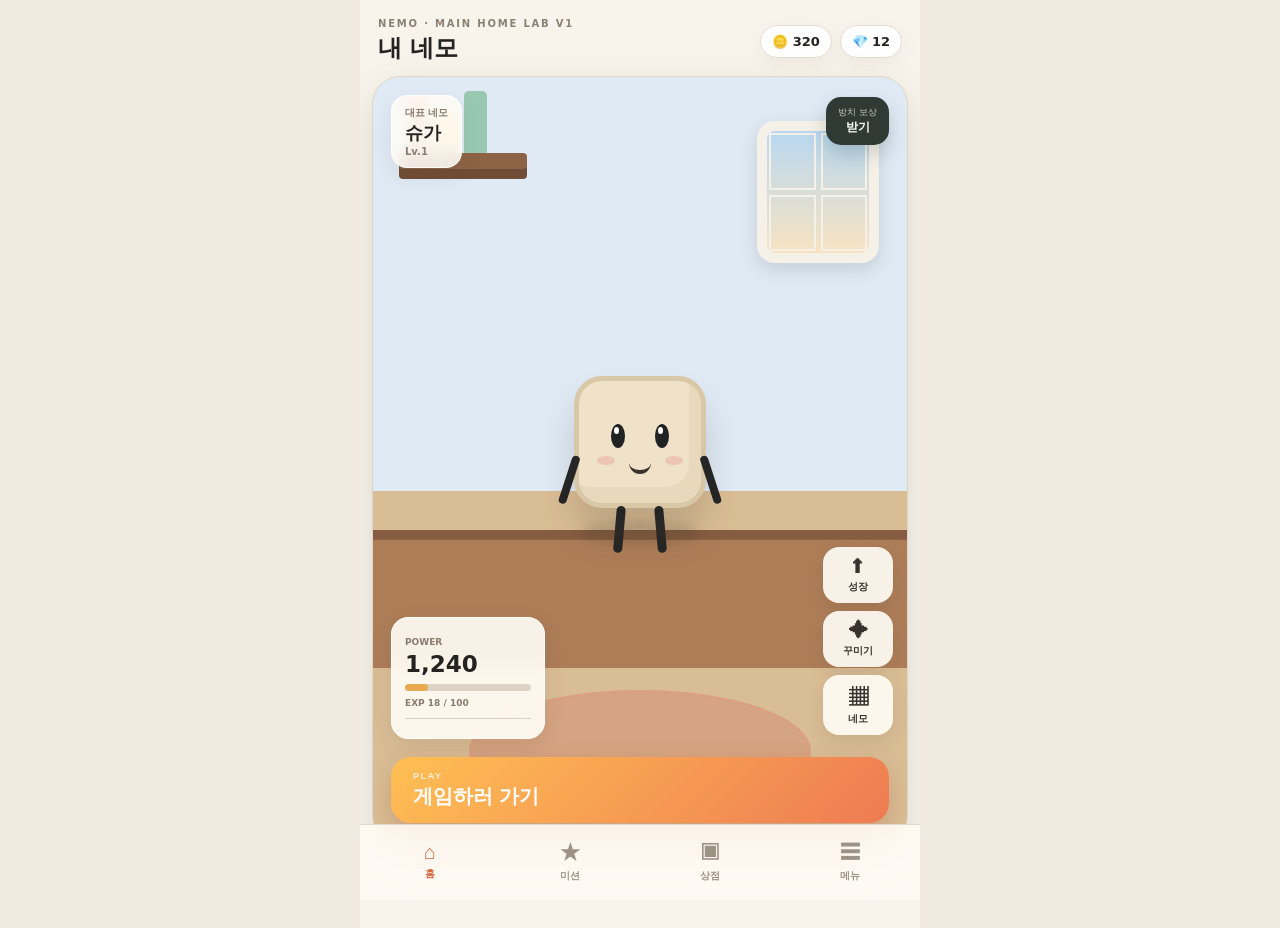
<file: v2/nemo-home.html>
<!doctype html>
<html lang="ko">
<head>
  <meta charset="utf-8" />
  <meta name="viewport" content="width=device-width, initial-scale=1, viewport-fit=cover" />
  <meta name="theme-color" content="#f6efe5" />
  <title>NEMO · Main Home Lab</title>
  <link rel="stylesheet" href="./nemo-home.css?v=1" />
  <link rel="stylesheet" href="./meta-loop.css?v=1" />
</head>
<body>
  <main class="app-shell">
    <section class="top-hud">
      <div>
        <p class="eyebrow">NEMO · MAIN HOME LAB V1</p>
        <h1>내 네모</h1>
      </div>
      <div class="currencies">
        <span>🪙 <b id="coin">320</b></span>
        <span>💎 <b id="gem">12</b></span>
      </div>
    </section>

    <section class="hero-room">
      <div class="room-bg">
        <div class="window"><span></span><span></span><span></span><span></span></div>
        <div class="shelf"><i></i><i></i><i></i></div>
        <div class="desk"></div>
        <div class="rug"></div>
      </div>

      <div class="profile-chip">
        <span>대표 네모</span>
        <strong id="nemoName">슈가</strong>
        <small>Lv.<b id="level">1</b></small>
      </div>

      <button id="idleReward" class="idle-reward" type="button">
        <span>방치 보상</span>
        <strong>받기</strong>
      </button>

      <div class="nemo-stage" aria-label="대표 네모">
        <div id="nemo" class="nemo skin-cream">
          <div id="hat" class="hat hat-none"></div>
          <div class="face">
            <i class="eye left"></i><i class="eye right"></i>
            <i class="cheek left"></i><i class="cheek right"></i>
            <i class="mouth"></i>
          </div>
          <div class="arm left"></div><div class="arm right"></div>
          <div class="leg left"></div><div class="leg right"></div>
        </div>
        <div class="shadow"></div>
      </div>

      <div class="power-card">
        <span>POWER</span>
        <strong id="power">1,240</strong>
        <div class="xp-bar"><i id="xpFill"></i></div>
        <small>EXP <b id="xp">18</b> / <b id="xpNeed">100</b></small>
        <small id="lastResult" class="last-result" hidden></small>
      </div>

      <div class="side-actions">
        <button id="growBtn" type="button"><b>⬆</b><span>성장</span></button>
        <button id="dressBtn" type="button"><b>✦</b><span>꾸미기</span></button>
        <button id="collectionBtn" type="button"><b>▦</b><span>네모</span></button>
      </div>

      <button id="playBtn" class="play-button" type="button">
        <span>PLAY</span>
        <strong>게임하러 가기</strong>
      </button>
    </section>

    <nav class="bottom-nav" aria-label="하단 메뉴">
      <button class="active" type="button"><b>⌂</b><span>홈</span></button>
      <button type="button"><b>★</b><span>미션</span></button>
      <button type="button"><b>▣</b><span>상점</span></button>
      <button type="button"><b>☰</b><span>메뉴</span></button>
    </nav>
  </main>

  <div id="playSheet" class="sheet" aria-hidden="true">
    <button class="sheet-backdrop" data-close="play" aria-label="닫기"></button>
    <section class="sheet-card">
      <div class="sheet-head"><div><p>PLAY</p><h2>어디서 놀까?</h2></div><button data-close="play" type="button">×</button></div>
      <a id="goRace" class="mode-card race" href="./race-lab.html?v=9">
        <div class="mode-icon">🏁</div><div><strong>레이싱</strong><span>드리프트 · 충돌 · 부스트</span></div><b>›</b>
      </a>
      <a id="goRun" class="mode-card run" href="../index.html?v=110">
        <div class="mode-icon">🏃</div><div><strong>100m 달리기</strong><span>리듬 · 스타트 · 스퍼트</span></div><b>›</b>
      </a>
      <button class="mode-card locked" type="button"><div class="mode-icon">?</div><div><strong>다음 경기</strong><span>아직 만들지 않음</span></div><b>🔒</b></button>
      <p class="sheet-note">지금은 종목을 늘리지 않고, 홈 → 경기 → 보상 → 성장 흐름만 확인합니다.</p>
    </section>
  </div>

  <div id="dressSheet" class="sheet" aria-hidden="true">
    <button class="sheet-backdrop" data-close="dress" aria-label="닫기"></button>
    <section class="sheet-card">
      <div class="sheet-head"><div><p>CUSTOMIZE</p><h2>내 네모 꾸미기</h2></div><button data-close="dress" type="button">×</button></div>
      <h3>몸 색</h3>
      <div class="choices" id="skinChoices">
        <button data-skin="cream" class="choice cream active" type="button">크림</button>
        <button data-skin="pink" class="choice pink" type="button">핑크</button>
        <button data-skin="mint" class="choice mint" type="button">민트</button>
      </div>
      <h3>모자</h3>
      <div class="choices" id="hatChoices">
        <button data-hat="none" class="choice active" type="button">없음</button>
        <button data-hat="cap" class="choice" type="button">캡</button>
        <button data-hat="crown" class="choice" type="button">왕관</button>
      </div>
    </section>
  </div>

  <div id="toast" class="toast" aria-live="polite"></div>
  <script type="module" src="./nemo-home.js?v=2"></script>
</body>
</html>
</file>
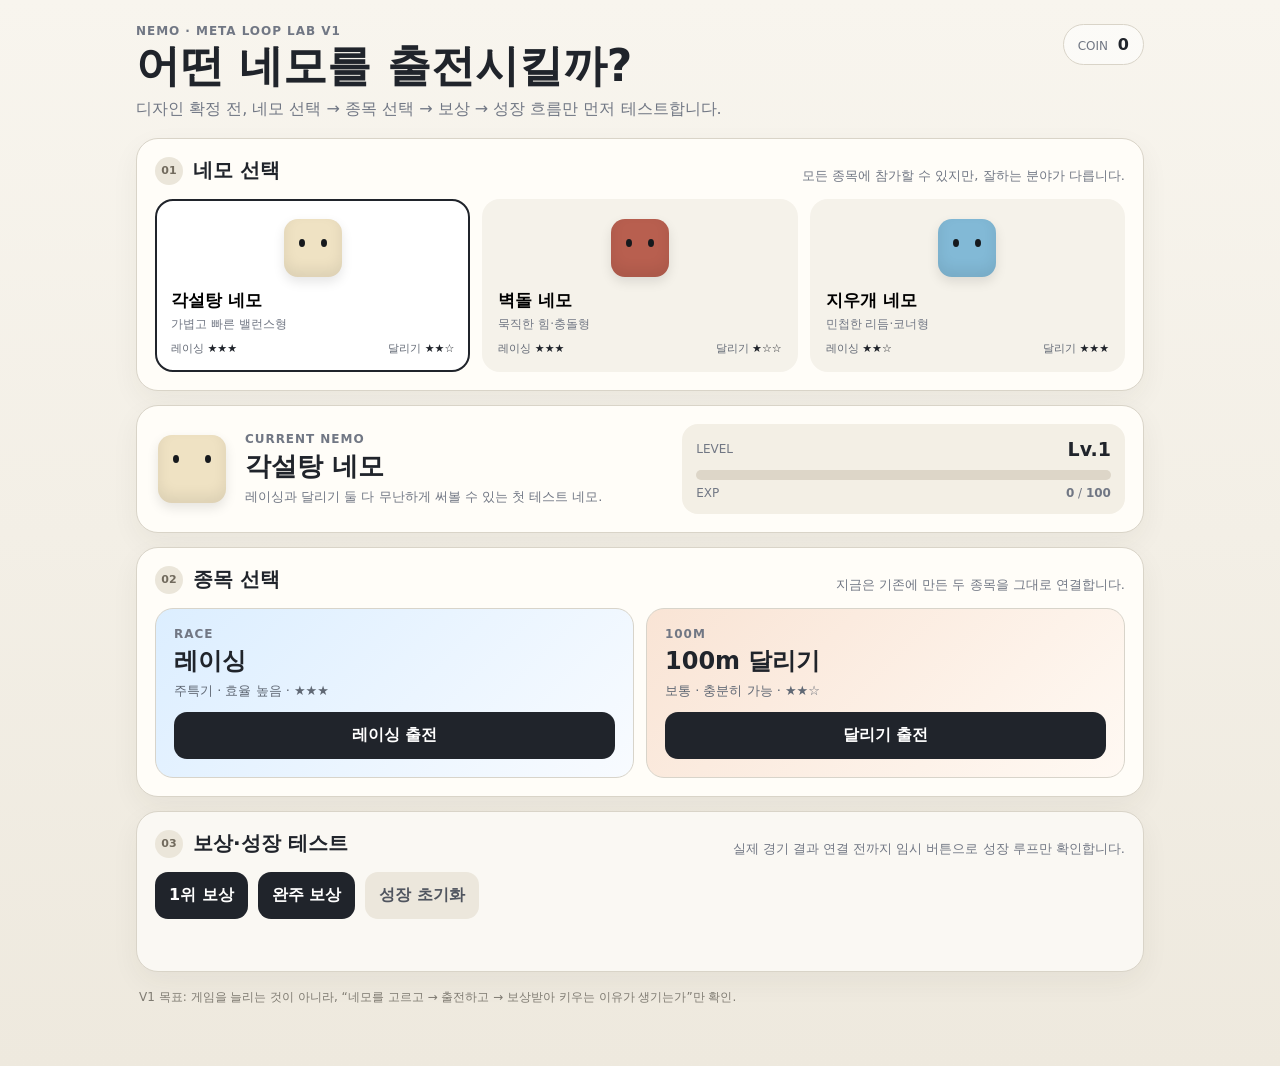
<file: v2/nemo-hub.html>
<!doctype html>
<html lang="ko">
<head>
  <meta charset="utf-8" />
  <meta name="viewport" content="width=device-width, initial-scale=1, viewport-fit=cover" />
  <meta name="theme-color" content="#f7f4ed" />
  <title>NEMO · Meta Loop Lab</title>
  <link rel="stylesheet" href="./nemo-hub.css?v=1" />
</head>
<body>
  <main class="shell">
    <header class="topbar">
      <div>
        <p class="eyebrow">NEMO · META LOOP LAB V1</p>
        <h1>어떤 네모를 출전시킬까?</h1>
        <p class="sub">디자인 확정 전, 네모 선택 → 종목 선택 → 보상 → 성장 흐름만 먼저 테스트합니다.</p>
      </div>
      <div class="wallet">COIN <b id="coin">0</b></div>
    </header>

    <section class="panel">
      <div class="section-title">
        <div>
          <span>01</span>
          <h2>네모 선택</h2>
        </div>
        <p>모든 종목에 참가할 수 있지만, 잘하는 분야가 다릅니다.</p>
      </div>
      <div id="nemoList" class="nemo-list" aria-label="네모 선택"></div>
    </section>

    <section class="panel selected-panel">
      <div class="selected-head">
        <div id="selectedIcon" class="selected-icon"></div>
        <div>
          <p class="micro">CURRENT NEMO</p>
          <h2 id="selectedName">-</h2>
          <p id="selectedDesc" class="selected-desc">-</p>
        </div>
      </div>
      <div class="growth">
        <div class="growth-row"><span>LEVEL</span><strong>Lv.<b id="level">1</b></strong></div>
        <div class="xp-track"><div id="xpFill" class="xp-fill"></div></div>
        <div class="growth-row minor"><span>EXP</span><span><b id="xp">0</b> / <b id="xpNeed">100</b></span></div>
      </div>
    </section>

    <section class="panel">
      <div class="section-title">
        <div>
          <span>02</span>
          <h2>종목 선택</h2>
        </div>
        <p>지금은 기존에 만든 두 종목을 그대로 연결합니다.</p>
      </div>
      <div class="events">
        <article class="event-card race">
          <div>
            <p class="event-kicker">RACE</p>
            <h3>레이싱</h3>
            <p id="raceFit">적성 계산 중...</p>
          </div>
          <button id="goRace" type="button">레이싱 출전</button>
        </article>
        <article class="event-card run">
          <div>
            <p class="event-kicker">100M</p>
            <h3>100m 달리기</h3>
            <p id="runFit">적성 계산 중...</p>
          </div>
          <button id="goRun" type="button">달리기 출전</button>
        </article>
      </div>
    </section>

    <section class="panel dev-panel">
      <div class="section-title">
        <div>
          <span>03</span>
          <h2>보상·성장 테스트</h2>
        </div>
        <p>실제 경기 결과 연결 전까지 임시 버튼으로 성장 루프만 확인합니다.</p>
      </div>
      <div class="reward-buttons">
        <button type="button" data-reward="win">1위 보상</button>
        <button type="button" data-reward="finish">완주 보상</button>
        <button id="resetMeta" class="ghost" type="button">성장 초기화</button>
      </div>
      <p id="toast" class="toast" aria-live="polite"></p>
    </section>

    <p class="note">V1 목표: 게임을 늘리는 것이 아니라, “네모를 고르고 → 출전하고 → 보상받아 키우는 이유가 생기는가”만 확인.</p>
  </main>
  <script src="./nemo-hub.js?v=1"></script>
</body>
</html>
</file>
<file: style.css>
:root{--bg:#080d18;--panel:#121b2e;--panel2:#1c2942;--text:#f7fbff;--muted:#9fb0c8;--yellow:#ffd84d;--mint:#5ee6ad;--red:#ff5e6d;--blue:#62c9ff;--line:#ffffff18}
*{box-sizing:border-box;-webkit-tap-highlight-color:transparent}html,body{margin:0;min-height:100%;background:radial-gradient(circle at 22% -5%,#263d70 0,transparent 34%),linear-gradient(#0b1120,#060911);color:var(--text);font-family:system-ui,-apple-system,"Noto Sans KR",sans-serif;overscroll-behavior:none}button{font:inherit;color:inherit;touch-action:manipulation}button:active{transform:scale(.985)}[hidden]{display:none!important}
#app{max-width:980px;margin:auto;padding:12px 10px 30px}.top{display:flex;align-items:center;justify-content:space-between}.eyebrow{margin:0 0 4px;color:var(--yellow);font-size:11px;font-weight:900;letter-spacing:.02em}.top h1{margin:0;font-size:29px;letter-spacing:-1.4px}.icon{border:1px solid var(--line);background:#ffffff0b;border-radius:15px;padding:10px 12px}.hero{margin-top:14px;border-radius:28px;padding:20px;background:linear-gradient(135deg,#ffe35c,#ff955f);color:#151923;display:grid;grid-template-columns:1fr auto;gap:14px;align-items:center;box-shadow:0 20px 60px #0006}.badge{display:inline-flex;gap:6px;align-items:center;background:#141923;color:white;padding:6px 10px;border-radius:999px;font-size:10px;font-weight:1000}.hero h2{font-size:25px;line-height:1.06;margin:10px 0 7px;letter-spacing:-1px}.hero p{margin:0;font-size:12px;line-height:1.5}.heroCube{width:88px;height:88px;border-radius:22px;background:#fff4d5;display:grid;place-items:center;color:#2a2e37;font-size:25px;font-weight:1000;box-shadow:inset 0 7px 14px #fff9,0 18px 28px #0003;transform:rotate(7deg)}
h3{font-size:16px;margin:22px 2px 10px}.difficulty{display:grid;grid-template-columns:repeat(4,1fr);gap:8px}.difficulty button,.charCard,.event{border:1px solid var(--line);background:var(--panel);border-radius:17px}.difficulty button{padding:12px 6px}.difficulty button strong,.difficulty button small{display:block}.difficulty button strong{font-size:13px}.difficulty button small{font-size:9px;color:var(--muted);margin-top:3px}.difficulty .sel,.charCard.sel{outline:3px solid var(--yellow);background:#283348}.chars{display:grid;grid-template-columns:repeat(3,1fr);gap:8px}.charCard{padding:10px 5px;text-align:center;overflow:hidden}.charPreview{height:58px;display:flex;align-items:center;justify-content:center}.miniNemo{position:relative;display:block;border-radius:10px;box-shadow:inset 0 5px 9px #fff5,0 7px 12px #0005}.miniNemo:before{content:'•ᴗ•';position:absolute;inset:0;display:grid;place-items:center;color:#20242d;font-weight:1000}.charCard b{display:block;font-size:12px;margin-top:4px}.charCard small{display:block;font-size:9px;color:var(--muted);margin-top:2px}.events{display:grid;grid-template-columns:1.3fr 1fr 1fr;gap:9px}.event{padding:16px 13px;text-align:left;position:relative;overflow:hidden}.event.active{background:linear-gradient(145deg,#21314c,#121b2e);border-color:#ffd84d66;min-height:126px}.event.locked{opacity:.48;cursor:not-allowed}.event span{font-size:28px}.event b{display:block;margin:7px 0 4px}.event small{font-size:10px;color:var(--muted);line-height:1.4}.coming{position:absolute;right:9px;top:9px;background:#ffffff10;border:1px solid var(--line);border-radius:999px;padding:4px 7px;font-size:8px;color:#c7d1e0}
.startBtn{width:100%;margin-top:12px;border:0;border-radius:20px;padding:16px;background:var(--yellow);color:#151923;font-size:17px;font-weight:1000;box-shadow:0 9px 0 #b9881f,0 18px 34px #0005}.startBtn:active{transform:translateY(4px);box-shadow:0 5px 0 #b9881f,0 12px 26px #0005}
.gameTop{display:grid;grid-template-columns:auto 1fr auto;gap:9px;align-items:center;margin-bottom:9px}.back{width:48px;height:48px;border:1px solid var(--line);background:#ffffff0b;border-radius:15px;font-size:22px}.gameTitle small{display:block;color:var(--yellow);font-size:10px;font-weight:900}.gameTitle b{display:block;font-size:19px}.timer{background:#05070dcc;border:1px solid var(--line);border-radius:14px;padding:9px 11px;min-width:88px;text-align:center;font-size:16px;font-weight:1000}.stage{position:relative;border-radius:25px;overflow:hidden;border:1px solid var(--line);background:#101827;box-shadow:0 20px 60px #0008}.stage canvas{display:block;width:100%;height:auto;aspect-ratio:16/9;background:#78ceff}.hud{position:absolute;left:10px;right:10px;top:10px;display:flex;justify-content:space-between;pointer-events:none;z-index:3}.hudBox{background:#08101de5;border:1px solid #ffffff20;border-radius:14px;padding:7px 9px;min-width:94px;backdrop-filter:blur(6px)}.hudBox span{display:block;font-size:9px;color:#c9d4e5}.hudBox b{font-size:18px}.speedBar{width:126px;height:7px;background:#0009;border-radius:999px;margin-top:5px;overflow:hidden}.speedBar i{display:block;width:0;height:100%;background:linear-gradient(90deg,#5ee6ad,#ffd84d,#ff835d);transition:width .08s}.progress{position:absolute;left:50%;bottom:10px;transform:translateX(-50%);width:min(54%,360px);height:18px;background:#08101de8;border:1px solid #ffffff20;border-radius:999px;overflow:hidden;z-index:3;pointer-events:none}.progress i{display:block;height:100%;width:0;background:linear-gradient(90deg,#5ee6ad,#ffd84d);transition:width .08s}.progress span{position:absolute;inset:0;display:grid;place-items:center;font-size:9px;font-weight:1000;text-shadow:0 1px 2px #000}.msg{position:absolute;left:50%;top:20%;transform:translate(-50%,-50%) scale(.86);opacity:0;z-index:5;background:#07101ee8;border:1px solid #ffffff20;border-radius:999px;padding:9px 15px;font-weight:1000;white-space:nowrap;transition:.14s}.msg.show{opacity:1;transform:translate(-50%,-50%) scale(1.04)}.rankBadge{position:absolute;right:12px;bottom:38px;background:#08101de8;border:1px solid #ffffff20;border-radius:14px;padding:7px 10px;font-size:10px;font-weight:900;z-index:3}
.controls{padding-top:11px}.feet{display:grid;grid-template-columns:1fr 1fr;gap:9px}.foot{border:0;border-radius:22px;min-height:110px;background:var(--panel2);font-size:22px;font-weight:1000;box-shadow:inset 0 -9px 0 #0004}.foot.next{background:var(--yellow);color:#151923;box-shadow:inset 0 -9px 0 #c39627}.foot.locked{opacity:.45}.hint{text-align:center;color:var(--muted);font-size:11px;margin:9px 0 0;min-height:18px}.result{position:fixed;inset:0;background:#05070ddd;z-index:40;display:grid;place-items:end center;padding:13px}.resultCard{width:min(590px,100%);background:linear-gradient(#182238,#10182a);border:1px solid #ffffff20;border-radius:28px;padding:20px;box-shadow:0 25px 90px #000}.resultTop{display:flex;justify-content:space-between;align-items:flex-start;gap:10px}.resultCard small{color:var(--yellow);font-weight:900}.resultCard h2{font-size:28px;margin:4px 0}.record{font-size:42px;font-weight:1000;color:var(--yellow);letter-spacing:-1.5px}.podium{height:160px;display:flex;align-items:flex-end;justify-content:center;gap:8px;margin:8px 0 14px}.pod{width:28%;max-width:130px;text-align:center}.pod .avatar{margin:0 auto 6px;width:50px;height:50px;border-radius:11px;display:grid;place-items:center;color:#20242d;font-weight:1000;box-shadow:inset 0 5px 9px #fff5,0 6px 10px #0004}.pod .block{border-radius:12px 12px 0 0;background:#25344f;display:flex;align-items:flex-start;justify-content:center;padding-top:8px;font-weight:1000}.pod.p1 .block{height:92px;background:linear-gradient(#ffd84d,#c79624);color:#1b2029}.pod.p2 .block{height:70px}.pod.p3 .block{height:54px}.rows{display:grid;gap:6px}.row{display:flex;justify-content:space-between;background:#0a1221;border-radius:12px;padding:10px}.row.me{outline:2px solid var(--yellow)}.actions{display:grid;grid-template-columns:1fr 1fr;gap:8px;margin-top:11px}.actions button{border:0;border-radius:16px;padding:14px;font-weight:1000}.retry{background:var(--yellow);color:#151923}.homeBtn{background:#27334d}
@media(max-width:640px){#app{padding:10px 9px 26px}.hero{padding:17px}.hero h2{font-size:21px}.heroCube{width:68px;height:68px}.difficulty{grid-template-columns:repeat(2,1fr)}.events{grid-template-columns:1fr}.event{min-height:auto}.event.active{min-height:105px}.stage canvas{aspect-ratio:10/7}.hudBox{min-width:88px}.speedBar{width:106px}.foot{min-height:104px}.resultCard{padding:18px}.record{font-size:37px}}
</file>
<file: style076.css>
/* 0.7.6 — true landscape 16:9 gameplay shell */
html,body{background:#06101f}
body.race076{position:fixed;inset:0;width:100%;height:100dvh;min-height:0;margin:0;background:#06101f;overflow:hidden;overscroll-behavior:none}
body.race076 #app{width:100%;max-width:none;height:100%;margin:0;padding:0;background:#06101f;overflow:hidden}
body.race076 #game{position:fixed;inset:0;display:grid;place-items:center;width:100%;height:100dvh;padding:max(4px,env(safe-area-inset-top)) max(6px,env(safe-area-inset-right)) max(4px,env(safe-area-inset-bottom)) max(6px,env(safe-area-inset-left));background:#06101f;overflow:hidden}

/* The game stage itself is always 16:9. On squarer devices the unused area becomes navy letterbox, never crop/stretch. */
body.race076 .stage{position:relative;width:min(100%,calc(100dvh * 16 / 9));height:auto;aspect-ratio:16/9;margin:auto;border-radius:20px;border:1px solid #ffffff24;box-shadow:0 14px 44px #000a;overflow:hidden;background:#071426}
body.race076 .stage canvas{position:absolute;inset:0;display:block;width:100%;height:100%;max-width:none;max-height:none;object-fit:contain;aspect-ratio:16/9;background:#5acbff}

/* Header is an overlay, so it no longer steals vertical game space. */
body.race076 .gameTop{position:absolute;z-index:30;left:max(14px,env(safe-area-inset-left));right:max(14px,env(safe-area-inset-right));top:max(12px,env(safe-area-inset-top));display:grid;grid-template-columns:48px minmax(0,1fr) 96px;align-items:center;gap:9px;height:48px;margin:0;padding:0;pointer-events:none}
body.race076 .gameTop>*{pointer-events:auto}
body.race076 .back{width:46px;height:46px;border-radius:15px;font-size:21px;background:#07162bd9;border:1px solid #ffffff25;backdrop-filter:blur(7px)}
body.race076 .gameTitle{min-width:0;background:#07162bc4;border:1px solid #ffffff18;border-radius:14px;padding:6px 10px;width:max-content;max-width:min(440px,65vw);backdrop-filter:blur(7px)}
body.race076 .gameTitle small{display:block;font-size:8px;line-height:1.1;color:#ffd84d}
body.race076 .gameTitle b{display:block;font-size:16px;line-height:1.08;white-space:nowrap;overflow:hidden;text-overflow:ellipsis}
body.race076 .timer{height:44px;display:grid;place-items:center;padding:0 10px;min-width:90px;border-radius:14px;font-size:17px;background:#07162bd9;border:1px solid #ffffff25;backdrop-filter:blur(7px)}

/* Smaller HUD: read at a glance without blocking racers. */
body.race076 .hud{left:18px;right:18px;top:74px;gap:8px;z-index:12}
body.race076 .hudBox{padding:5px 8px;min-width:92px;border-radius:12px;background:#06101edc;border:1px solid #ffffff25;box-shadow:0 4px 13px #0004;backdrop-filter:blur(5px)}
body.race076 .hudBox span{font-size:7px;font-weight:900}
body.race076 .hudBox b{font-size:15px}
body.race076 .speedBar{width:88px;height:5px;margin-top:2px}
body.race076 .msg{top:19%;padding:7px 12px;font-size:12px;background:#071426e8;z-index:18}
body.race076 .rankBadge{right:18px;bottom:106px;padding:7px 10px;border-radius:12px;font-size:11px;background:#071426e8;color:#ffd84d;z-index:16}
body.race076 .progress{left:50%;bottom:18px;width:min(38%,390px);height:16px;background:#071426e9;border-color:#ffffff40;z-index:16}
body.race076 .progress span{font-size:8px}

/* Controls are deliberately compact and sit at the extreme corners. */
body.race076 .controls{position:absolute;z-index:20;left:max(16px,env(safe-area-inset-left));right:max(16px,env(safe-area-inset-right));bottom:max(16px,env(safe-area-inset-bottom));padding:0;pointer-events:none}
body.race076 .feet{display:flex;align-items:flex-end;justify-content:space-between;gap:0}
body.race076 .foot{pointer-events:auto;width:clamp(118px,14vw,180px);height:clamp(68px,11vh,92px);min-height:0;border-radius:22px;font-size:clamp(16px,1.6vw,22px);font-weight:1000;background:linear-gradient(180deg,#1b3152,#13243d);box-shadow:inset 0 -6px 0 #0005,0 5px 16px #0006;border:1px solid #ffffff20}
body.race076 #left.next{background:linear-gradient(180deg,#46a9ff,#2672d6);color:#fff;box-shadow:0 0 0 3px #74c5ff55,inset 0 -6px 0 #1451a3,0 6px 16px #1777d666}
body.race076 #right.next{background:linear-gradient(180deg,#ff6e91,#e53764);color:#fff;box-shadow:0 0 0 3px #ff96ad55,inset 0 -6px 0 #ac2146,0 6px 16px #e5376466}
body.race076 .foot.locked,body.race076 .foot:disabled{opacity:.45}
body.race076 .hint{display:none}
body.race076 .resultCard{border-radius:24px}

.sugarHome{width:62px;height:62px;border-radius:15px;display:grid;place-items:center;color:#241d19;font-size:16px;font-weight:1000;background:radial-gradient(circle at 24% 22%,#fff 0 2px,transparent 3px),radial-gradient(circle at 67% 55%,#fff 0 1px,transparent 2px),linear-gradient(145deg,#fffdf8,#eadcc8);box-shadow:inset 0 5px 10px #fff9,0 8px 13px #0005}
.miniNemo{width:54px!important;height:54px!important}
.podium:empty{display:none}.podium:empty+.rows{margin-top:8px}

@media (orientation:portrait){
 body.race076 #game{place-items:center;padding:8px}
 body.race076 .stage{width:100%;height:auto;aspect-ratio:16/9}
 body.race076 .gameTop{left:10px;right:10px;top:10px;grid-template-columns:40px 1fr 70px;height:40px}
 body.race076 .back{width:38px;height:38px;border-radius:12px;font-size:18px}
 body.race076 .gameTitle{padding:5px 7px;max-width:58vw}
 body.race076 .gameTitle small{font-size:6px}
 body.race076 .gameTitle b{font-size:12px}
 body.race076 .timer{height:36px;min-width:66px;font-size:12px}
 body.race076 .hud{left:8px;right:8px;top:56px}
 body.race076 .hudBox{min-width:68px;padding:4px 6px}
 body.race076 .hudBox span{font-size:6px}
 body.race076 .hudBox b{font-size:11px}
 body.race076 .speedBar{width:60px;height:4px}
 body.race076 .controls{left:8px;right:8px;bottom:8px}
 body.race076 .foot{width:26%;height:54px;border-radius:16px;font-size:14px}
 body.race076 .progress{bottom:9px;width:40%;height:13px}
 body.race076 .rankBadge{right:8px;bottom:70px;font-size:8px;padding:5px 7px}
}
</file>
<file: gameplay077.css>
/* 0.7.7 — rhythm sprint + reaction layer */
.timingJudge{position:absolute;z-index:19;left:50%;top:22%;transform:translate(-50%,-50%) scale(.86);opacity:0;pointer-events:none;padding:8px 14px;border-radius:999px;background:#071426e8;border:1px solid #ffffff28;color:#fff;font-weight:1000;font-size:13px;letter-spacing:.02em;transition:.14s ease}
.timingJudge.show{opacity:1;transform:translate(-50%,-50%) scale(1)}
.timingJudge.perfect{color:#fff29a;box-shadow:0 0 0 2px #ffd84d44,0 8px 24px #0007}
.timingJudge.good{color:#b8ffd7}.timingJudge.late{color:#ffe0a4}.timingJudge.miss{color:#ff9fa9}
.portraitTip,.portraitReaction{display:none}

@media (orientation:portrait){
  body.race076 .stage{width:96%;max-width:96%;}
  body.race076 .controls{bottom:18px}
  body.race076 .foot{width:25%;height:58px}
  body.race076 .portraitTip{display:block;position:absolute;z-index:24;left:50%;top:18%;transform:translateX(-50%);width:min(88%,560px);padding:9px 13px;border-radius:999px;background:#0d1c34d9;border:1px solid #ffffff1f;color:#c9d6ea;text-align:center;font-size:12px;line-height:1.25;backdrop-filter:blur(7px);box-shadow:0 8px 22px #0004}
  body.race076 .portraitTip b{color:#fff2a7}
  body.race076 .portraitReaction{display:none!important}
  body.race076 .timingJudge{top:38%;font-size:11px;padding:7px 11px}
}
</file>
<file: portrait-face087.css>
/* 0.8.7 — selected character face in portrait reaction card */
@media (orientation:portrait){
  body.race076 .portraitReaction>span#portraitFace{
    box-sizing:border-box;
    width:58px;height:58px;
    border-radius:18px;
    background:var(--nemo-face-bg,#f7efe2);
    color:var(--nemo-face-fg,#44362c);
    border:2px solid rgba(255,255,255,.55);
    font-size:21px;
    font-weight:1000;
    letter-spacing:-.05em;
    white-space:nowrap;
    text-shadow:0 1px 0 rgba(255,255,255,.28);
    box-shadow:inset 0 2px 0 rgba(255,255,255,.55),0 5px 14px #0005;
    transition:background .16s ease,color .16s ease,transform .16s ease;
  }
  body.race076 .portraitReaction.active>span#portraitFace{transform:scale(1.08)}
}
</file>
<file: intro088.css>
.raceIntro088{position:fixed;inset:0;z-index:120;display:none;place-items:center;pointer-events:none;--intro-accent:#ffd84d}.raceIntro088.show{display:grid;pointer-events:auto}.raceIntroBackdrop088{position:absolute;inset:0;background:radial-gradient(circle at 50% 42%,#1d3158 0,#0a1326 46%,#050a14 100%);opacity:.96}.raceIntroBackdrop088:before{content:'';position:absolute;inset:0;background:repeating-linear-gradient(112deg,transparent 0 22px,#ffffff08 23px 25px);transform:translateX(-8%);animation:introBg088 .9s linear infinite}.raceIntroCard088{position:relative;width:min(88vw,780px);padding:22px 24px 18px;border-radius:30px;background:linear-gradient(145deg,#10203bed,#09152bea);border:1px solid #ffffff22;box-shadow:0 28px 80px #000a,0 0 0 1px #ffffff09 inset;overflow:hidden;transform:translateY(26px) scale(.94);opacity:0;transition:.26s cubic-bezier(.2,.8,.2,1)}.raceIntro088.show .raceIntroCard088{transform:translateY(0) scale(1);opacity:1}.raceIntro088.leave .raceIntroCard088{transform:translateY(-18px) scale(.97);opacity:0}.raceIntroTop088{display:flex;justify-content:space-between;align-items:center;color:#9fb4d2;font-size:11px;font-weight:900;letter-spacing:.14em;margin-bottom:18px}.raceIntroTop088 b{color:var(--intro-accent);font-size:12px}.raceIntroBody088{display:flex;align-items:center;gap:26px}.raceIntroStage088{position:relative;flex:0 0 230px;height:242px;display:grid;place-items:center}.raceIntroChar088{--intro-bg:#f7efe2;--intro-fg:#44362c;--intro-accent:#ffd84d;position:relative;width:210px;height:210px;border-radius:40px;background:linear-gradient(145deg,color-mix(in srgb,var(--intro-bg) 92%,white),var(--intro-bg));color:var(--intro-fg);display:grid;place-items:center;box-shadow:0 18px 35px #0007,0 0 0 6px color-mix(in srgb,var(--intro-accent) 28%,transparent),inset 0 3px 0 #ffffffa6;transform:translateX(-30px) rotate(-5deg);opacity:0;transition:opacity .34s cubic-bezier(.2,.9,.2,1),transform .34s cubic-bezier(.2,.9,.2,1)}.raceIntro088.ready .raceIntroChar088{transform:translateX(0) rotate(0);opacity:1}.raceIntroChar088:after{content:'';position:absolute;left:18px;right:18px;bottom:-14px;height:20px;border-radius:50%;background:#0007;filter:blur(8px);z-index:-1}.raceIntroChar088 span{position:relative;z-index:3;font:1000 42px/1 system-ui,sans-serif;letter-spacing:-.08em}.raceIntroFx088{position:absolute;left:50%;bottom:0;transform:translate(-50%,8px) scale(.8);opacity:0;color:var(--intro-accent);font-style:normal;font-size:22px;font-weight:1000;white-space:nowrap;text-shadow:0 3px 12px #000}.raceIntro088.action .raceIntroFx088{animation:introFx088 .78s ease-out both}.raceIntroCopy088{min-width:0;transform:translateX(24px);opacity:0;transition:.36s .12s cubic-bezier(.2,.9,.2,1)}.raceIntro088.ready .raceIntroCopy088{transform:translateX(0);opacity:1}.raceIntroCopy088 small{display:block;color:#8ea5c7;font-size:10px;font-weight:900;letter-spacing:.16em;margin-bottom:6px}.raceIntroCopy088 h2{margin:0;color:#fff;font-size:clamp(34px,5vw,58px);line-height:1;font-weight:1000;letter-spacing:-.05em}.raceIntroCopy088 p{margin:12px 0 14px;color:#cbd8ea;font-size:15px;font-weight:700}.raceIntroEntry088{display:inline-flex;align-items:center;padding:9px 13px;border-radius:999px;background:color-mix(in srgb,var(--intro-accent) 18%,#0a1428);border:1px solid color-mix(in srgb,var(--intro-accent) 45%,transparent);color:#fff4b7;font-size:13px;opacity:.38;transform:scale(.94);transition:.24s ease}.raceIntro088.launch .raceIntroEntry088{opacity:1;transform:scale(1.06);box-shadow:0 0 0 4px color-mix(in srgb,var(--intro-accent) 16%,transparent)}.raceIntroSkip088{margin-top:12px;text-align:center;color:#7890b1;font-size:10px;font-weight:800;letter-spacing:.03em;opacity:0;transition:.3s .4s ease}.raceIntro088.ready .raceIntroSkip088{opacity:.82}.raceIntroSweep088{position:absolute;top:-30%;left:-35%;width:22%;height:160%;background:linear-gradient(90deg,transparent,#ffffff30,transparent);transform:rotate(16deg);animation:introSweep088 1.65s .12s ease-out 1}

.raceIntro088.action .motion-sugar{animation:introSugar088 .78s cubic-bezier(.2,.7,.2,1) both}.raceIntro088.action .motion-brown{animation:introBrown088 .78s ease-in-out both}.raceIntro088.action .motion-brick{animation:introBrick088 .78s cubic-bezier(.2,.7,.2,1) both}.raceIntro088.action .motion-safe{animation:introSafe088 .78s ease-in-out both}.raceIntro088.action .motion-apt{animation:introApt088 .82s ease-in-out both}
.motion-safe:before{content:'';position:absolute;inset:28px;border:4px solid #ffffff55;border-radius:24px;box-shadow:inset 0 0 0 5px #00000012;transform-origin:right center}.raceIntro088.action .motion-safe:before{animation:introSafeDoor088 .78s ease-in-out both}.motion-apt:before{content:'';position:absolute;inset:27px;background:repeating-linear-gradient(90deg,#ffffff42 0 13px,transparent 13px 31px),repeating-linear-gradient(0deg,#ffffff25 0 12px,transparent 12px 29px);border-radius:22px;opacity:.65}

@keyframes introSugar088{0%{transform:translateY(0) scale(1)}20%{transform:translateY(-28px) scale(.97,1.05)}42%{transform:translateY(0) scale(1.07,.93)}60%{transform:translateY(-18px) scale(.98,1.03)}82%{transform:translateY(0) scale(1.04,.96)}100%{transform:translateY(0) scale(1)}}
@keyframes introBrown088{0%{transform:translateY(0) scale(1)}30%{transform:translateY(8px) scale(1.08,.82)}55%{transform:translateY(-14px) scale(.96,1.07)}75%{transform:translateY(0) scale(1.03,.97)}100%{transform:translateY(0) scale(1)}}
@keyframes introBrick088{0%{transform:translateY(0) rotate(0)}18%{transform:translateY(-9px) rotate(-1deg)}32%{transform:translateY(8px) rotate(1deg)}46%{transform:translateY(0) rotate(0)}62%{transform:translateY(-7px) rotate(1deg)}76%{transform:translateY(7px) rotate(-1deg)}100%{transform:translateY(0) rotate(0)}}
@keyframes introSafe088{0%,100%{transform:translateX(0) rotate(0)}16%{transform:translateX(-7px) rotate(-2deg)}32%{transform:translateX(7px) rotate(2deg)}48%{transform:translateX(-5px) rotate(-1.3deg)}64%{transform:translateX(5px) rotate(1.3deg)}80%{transform:translateX(-2px) rotate(-.5deg)}}
@keyframes introSafeDoor088{0%,28%,100%{transform:perspective(260px) rotateY(0)}55%{transform:perspective(260px) rotateY(-18deg)}}
@keyframes introApt088{0%,100%{transform:translateX(0) rotate(0)}20%{transform:translateX(-8px) rotate(-5deg)}42%{transform:translateX(8px) rotate(5deg)}64%{transform:translateX(-6px) rotate(-3.5deg)}84%{transform:translateX(5px) rotate(2.5deg)}}
@keyframes introFx088{0%{opacity:0;transform:translate(-50%,8px) scale(.7)}25%{opacity:1;transform:translate(-50%,-2px) scale(1.12)}72%{opacity:1;transform:translate(-50%,-5px) scale(1)}100%{opacity:0;transform:translate(-50%,-18px) scale(.9)}}
@keyframes introSweep088{to{left:125%}}@keyframes introBg088{to{transform:translateX(8%)}}
@media (orientation:portrait){.raceIntroCard088{width:min(86vw,430px);padding:18px 18px 16px;border-radius:28px}.raceIntroBody088{flex-direction:column;gap:8px;text-align:center}.raceIntroStage088{flex-basis:auto;width:100%;height:210px}.raceIntroChar088{width:172px;height:172px;border-radius:36px}.raceIntroChar088 span{font-size:37px}.raceIntroFx088{font-size:19px;bottom:2px}.raceIntroCopy088 h2{font-size:44px}.raceIntroCopy088 p{font-size:14px;margin:8px 0 11px}.raceIntroTop088{margin-bottom:8px}.raceIntroEntry088{justify-content:center}.raceIntroSkip088{margin-top:9px}}
</file>
<file: challenge079.css>
/* 0.7.9 — stronger AI challenge flow */
#difficulty button{position:relative}
#difficulty button[data-d="hard"]::after{content:'추천';position:absolute;right:8px;top:7px;padding:2px 6px;border-radius:999px;background:#ffd84d;color:#342600;font-size:8px;font-weight:1000;letter-spacing:.02em}
#difficulty button[data-d="hell"]::after{content:'도전';position:absolute;right:8px;top:7px;padding:2px 6px;border-radius:999px;background:#ff587b;color:#fff;font-size:8px;font-weight:1000}
.challengeNote{display:flex;align-items:center;justify-content:space-between;gap:14px;margin:12px 0 2px;padding:11px 13px;border-radius:15px;background:#0b1830;border:1px solid #ffffff18;color:#fff}
.challengeNote b{font-size:13px;color:#ffd84d;white-space:nowrap}
.challengeNote span{font-size:11px;line-height:1.35;color:#b8c6dc;text-align:right}
.harderBtn{border:0;border-radius:15px;padding:12px 16px;font-weight:1000;background:linear-gradient(180deg,#ff745f,#e84343);color:#fff;box-shadow:inset 0 -4px 0 #a82d2d,0 5px 14px #0005}
.harderBtn:active{transform:translateY(2px);box-shadow:inset 0 -2px 0 #a82d2d,0 2px 8px #0004}
@media(max-width:700px){.challengeNote{align-items:flex-start;flex-direction:column;gap:4px}.challengeNote span{text-align:left}.result .actions{flex-wrap:wrap}.harderBtn{width:100%}}
</file>
<file: final-sprint084.css>
.finalSprintBanner{position:absolute;left:50%;top:13%;transform:translate(-50%,-10px) scale(.96);z-index:13;display:flex;align-items:center;gap:10px;padding:9px 15px;border:1px solid rgba(255,226,91,.62);border-radius:999px;background:rgba(7,18,34,.88);box-shadow:0 10px 32px rgba(0,0,0,.28),0 0 24px rgba(255,205,56,.14);color:#fff;opacity:0;pointer-events:none;transition:opacity .18s ease,transform .18s ease;white-space:nowrap}.finalSprintBanner.show{opacity:1;transform:translate(-50%,0) scale(1)}.finalSprintBanner strong{font:950 clamp(13px,1.6vw,20px)/1 system-ui;letter-spacing:.05em;color:#ffe65b}.finalSprintBanner span{font:850 clamp(10px,1.15vw,14px)/1 system-ui;color:#fff}.finalSprintBanner em{font-style:normal;font:950 clamp(11px,1.25vw,15px)/1 system-ui;color:#ff9c5b}.raceCallout{position:absolute;left:50%;top:27%;z-index:14;transform:translate(-50%,-8px) scale(.92);padding:8px 13px;border-radius:12px;background:rgba(5,16,31,.91);border:1px solid rgba(255,255,255,.22);box-shadow:0 8px 24px rgba(0,0,0,.24);color:#fff;font:950 clamp(13px,1.6vw,20px)/1 system-ui;opacity:0;pointer-events:none;transition:opacity .13s ease,transform .13s ease}.raceCallout.show{opacity:1;transform:translate(-50%,0) scale(1)}#game.finalSprintMode .progress{box-shadow:0 0 0 1px rgba(255,218,72,.45),0 0 20px rgba(255,208,49,.25)}#game.finalSprintMode .progress>i{filter:saturate(1.35) brightness(1.18)}#game.finalSprintMode .rankBadge{box-shadow:0 0 0 2px rgba(255,223,77,.35),0 0 22px rgba(255,194,46,.24)}#game.finalSprintMode .foot.next{animation:finalFootPulse .45s ease-in-out infinite alternate}@keyframes finalFootPulse{from{transform:translateY(0) scale(1)}to{transform:translateY(-2px) scale(1.035)}}.stage.finalPerfect::after,.stage.finalDanger::after{content:"";position:absolute;inset:0;z-index:10;pointer-events:none}.stage.finalPerfect::after{background:radial-gradient(circle at 50% 55%,rgba(255,238,115,.22),rgba(255,238,115,0) 52%);animation:finalFlash .22s ease-out}.stage.finalDanger::after{background:radial-gradient(circle at 50% 55%,rgba(255,82,82,.16),rgba(255,82,82,0) 55%);animation:finalFlash .22s ease-out}@keyframes finalFlash{from{opacity:1}to{opacity:0}}@media (orientation:portrait){.finalSprintBanner{top:10%;padding:6px 10px;gap:6px}.raceCallout{top:22%;padding:6px 9px}.finalSprintBanner strong{font-size:11px}.finalSprintBanner span,.finalSprintBanner em{font-size:9px}}
</file>
<file: race-flow089.css>
.raceFlow089{position:absolute;inset:0;z-index:22;pointer-events:none}.raceRank089,.raceSplit089{position:absolute;left:50%;opacity:0;transform:translate(-50%,-50%) scale(.86);transition:.16s ease;white-space:nowrap}.raceRank089{top:24%;padding:10px 18px;border-radius:999px;background:#071426e8;border:1px solid #ffffff24;color:#fff;font-weight:1000;font-size:18px;letter-spacing:.01em;box-shadow:0 12px 32px #0007}.raceRank089.show{opacity:1;transform:translate(-50%,-50%) scale(1.06)}.raceRank089.up{color:#fff2a7;box-shadow:0 0 0 3px #ffd84d35,0 14px 34px #0008}.raceRank089.down{color:#ffb0b8;box-shadow:0 0 0 3px #ff6c7635,0 14px 34px #0008}.raceSplit089{top:14%;padding:7px 12px;border-radius:999px;background:#0d1c34de;border:1px solid #ffffff1f;color:#dce8f8;font-weight:900;font-size:12px;letter-spacing:.03em;box-shadow:0 8px 22px #0005}.raceSplit089.show{opacity:1;transform:translate(-50%,-50%) scale(1)}
@media (orientation:portrait){body.race076 .raceRank089{top:35%;font-size:14px;padding:8px 13px}body.race076 .raceSplit089{top:27%;font-size:10px;padding:6px 10px}}
</file>
<file: result086.css>
#result.result{background:radial-gradient(circle at 50% 18%,rgba(50,183,255,.20),transparent 38%),rgba(5,11,24,.92);backdrop-filter:blur(10px);padding:clamp(10px,2vw,24px);align-items:center;justify-content:center}
#result .resultCard{position:relative;width:min(940px,96vw);max-height:94dvh;overflow:auto;border:1px solid rgba(255,255,255,.16);border-radius:28px;background:linear-gradient(180deg,rgba(20,35,62,.98),rgba(8,16,32,.98));box-shadow:0 30px 80px rgba(0,0,0,.52),inset 0 1px rgba(255,255,255,.08);padding:clamp(18px,2.4vw,30px);animation:resultPop .34s cubic-bezier(.2,.9,.3,1.16)}
#result .resultCard:before{content:'NEMO SPORTS · 100M';position:absolute;top:13px;left:50%;transform:translateX(-50%);font:900 10px/1 system-ui;letter-spacing:.22em;color:rgba(255,255,255,.36);white-space:nowrap}
#result .resultTop{margin-top:8px;display:flex;align-items:flex-end;justify-content:space-between;gap:18px;padding-bottom:13px;border-bottom:1px solid rgba(255,255,255,.10)}
#result .resultTop small{color:#92a7c8;font-weight:800;letter-spacing:.04em}
#result #resultTitle{margin:4px 0 0;font-size:clamp(25px,4vw,42px);line-height:1.05;color:#fff}
#result #record{font-size:clamp(28px,4.4vw,48px);font-weight:1000;color:#ffd84d;text-shadow:0 0 24px rgba(255,216,77,.22);white-space:nowrap}
.resultHero086{display:grid;grid-template-columns:minmax(0,1.35fr) minmax(230px,.65fr);gap:14px;margin:15px 0}
.resultReaction086,.resultStats086{border:1px solid rgba(255,255,255,.10);border-radius:20px;background:rgba(255,255,255,.055)}
.resultReaction086{display:flex;align-items:center;gap:16px;padding:14px 18px;min-height:92px}
.resultReaction086 .bigFace{font-size:clamp(38px,6vw,62px);filter:drop-shadow(0 6px 12px rgba(0,0,0,.28))}
.resultReaction086 small,.resultStats086 small{display:block;color:#8fa4c6;font-weight:900;font-size:10px;letter-spacing:.13em}
.resultReaction086 b{display:block;margin-top:5px;color:#fff;font-size:clamp(16px,2.2vw,22px)}
.resultStats086{display:grid;grid-template-columns:1fr 1fr;align-items:center;padding:12px 14px;text-align:center;gap:8px}
.resultStat086 strong{display:block;margin-top:4px;color:#fff;font-size:clamp(17px,2.4vw,24px)}
.resultStat086.best strong{color:#76e8b3}
.newBest086{grid-column:1/-1;justify-self:center;border-radius:999px;padding:5px 11px;background:#ffd84d;color:#152034;font-weight:1000;font-size:11px;letter-spacing:.05em;animation:newBestPulse .8s ease-in-out infinite alternate}
#result #podium{display:flex;align-items:flex-end;justify-content:center;gap:clamp(8px,1.5vw,16px);min-height:210px;margin:4px 0 12px;padding:12px 4px 0}
.podiumSlot086{position:relative;width:min(27%,210px);min-width:105px;text-align:center;animation:podiumRise .45s both cubic-bezier(.2,.8,.2,1)}
.podiumSlot086.place1{order:2;animation-delay:.08s}.podiumSlot086.place2{order:1;animation-delay:.15s}.podiumSlot086.place3{order:3;animation-delay:.22s}
.podiumChar086{position:relative;margin:0 auto -8px;width:clamp(62px,9vw,92px);height:clamp(62px,9vw,92px);display:grid;place-items:center;border-radius:24%;border:3px solid rgba(255,255,255,.75);box-shadow:0 12px 25px rgba(0,0,0,.28);font:1000 clamp(20px,3vw,30px)/1 system-ui;color:#172033;transform:rotate(-2deg)}
.place2 .podiumChar086{transform:rotate(2deg) scale(.91)}.place3 .podiumChar086{transform:rotate(-3deg) scale(.86)}
.podiumCrown086{position:absolute;top:-25px;left:50%;transform:translateX(-50%);font-size:28px;filter:drop-shadow(0 5px 6px rgba(0,0,0,.28))}
.podiumBlock086{border-radius:15px 15px 8px 8px;padding:12px 6px 10px;background:linear-gradient(180deg,#ffd84d,#d59d24);color:#172033;box-shadow:inset 0 1px rgba(255,255,255,.45),0 12px 24px rgba(0,0,0,.22)}
.place1 .podiumBlock086{min-height:88px}.place2 .podiumBlock086{min-height:68px;background:linear-gradient(180deg,#dce7f1,#92a7ba)}.place3 .podiumBlock086{min-height:54px;background:linear-gradient(180deg,#e0a572,#ad6a42)}
.podiumBlock086 em{display:block;font-style:normal;font-weight:1000;font-size:clamp(20px,3vw,29px)}
.podiumBlock086 b{display:block;font-size:clamp(12px,1.7vw,15px);overflow:hidden;text-overflow:ellipsis;white-space:nowrap}.podiumBlock086 small{display:block;margin-top:3px;font-weight:900;opacity:.82}
.podiumSlot086.me .podiumChar086{outline:4px solid rgba(255,216,77,.25);outline-offset:4px}.podiumSlot086.me .podiumBlock086:after{content:'나';display:inline-block;margin-top:5px;padding:2px 7px;border-radius:999px;background:rgba(15,27,47,.86);color:#fff;font-size:10px;font-weight:1000}
#result #rows{display:grid;gap:6px;margin-top:8px}
#result #rows .row{border-radius:13px;background:rgba(255,255,255,.055);border:1px solid rgba(255,255,255,.07);padding:9px 12px;color:#dce7f6;font-size:13px}
#result #rows .row.me{border-color:rgba(255,216,77,.5);background:rgba(255,216,77,.08)}
#result #challengeNote{margin:10px 0 0}
#result .actions{display:grid;grid-template-columns:1.15fr 1fr 1fr;gap:9px;margin-top:12px}
#result .actions button{min-height:48px;border-radius:14px;font-weight:1000;font-size:14px}
#result #retry{background:linear-gradient(180deg,#ffd84d,#f1b52d);color:#142038;box-shadow:0 8px 20px rgba(255,190,45,.18)}
#result #harderBtn{background:linear-gradient(180deg,#ff7167,#d94248);color:#fff}
#result #homeBtn{background:#263853;color:#fff;border:1px solid rgba(255,255,255,.12)}
@keyframes resultPop{from{opacity:0;transform:translateY(14px) scale(.97)}to{opacity:1;transform:none}}
@keyframes podiumRise{from{opacity:0;transform:translateY(34px)}to{opacity:1;transform:none}}
@keyframes newBestPulse{to{transform:scale(1.04);box-shadow:0 0 20px rgba(255,216,77,.28)}}
@media(max-width:620px){#result.result{padding:7px}#result .resultCard{border-radius:20px;padding:16px 12px}.resultHero086{grid-template-columns:1fr}.resultReaction086{min-height:70px;padding:9px 12px}.resultStats086{padding:8px 10px}#result #podium{min-height:175px;gap:5px}.podiumSlot086{min-width:88px;width:30%}.podiumChar086{width:58px;height:58px;border-radius:16px}.podiumBlock086{padding:8px 4px}.place1 .podiumBlock086{min-height:74px}.place2 .podiumBlock086{min-height:58px}.place3 .podiumBlock086{min-height:48px}#result #rows{display:none}#result .actions{grid-template-columns:1fr 1fr}#result #harderBtn{grid-column:1/-1;grid-row:1}#result #retry,#result #homeBtn{grid-row:2}}
@media(orientation:landscape) and (max-height:520px){#result .resultCard{max-height:97dvh;padding:14px 18px}.resultHero086{margin:8px 0;grid-template-columns:1.35fr .65fr}.resultReaction086{min-height:60px;padding:7px 12px}.resultReaction086 .bigFace{font-size:36px}#result #podium{min-height:125px;margin:0;padding-top:3px}.podiumChar086{width:52px;height:52px;border-radius:14px}.podiumCrown086{top:-20px;font-size:22px}.place1 .podiumBlock086{min-height:56px}.place2 .podiumBlock086{min-height:46px}.place3 .podiumBlock086{min-height:40px}.podiumBlock086{padding:5px}.podiumBlock086 em{font-size:18px}.podiumBlock086 b{font-size:11px}#result #rows{display:none}#result #challengeNote{margin-top:4px}#result .actions{margin-top:6px}#result .actions button{min-height:38px}}
</file>
<file: medal090.css>
.medalHome090{margin:14px 0;padding:14px;border-radius:20px;background:linear-gradient(145deg,#0e1c34,#0a1529);border:1px solid #ffffff17;box-shadow:0 12px 28px #0004}.medalHomeHead090{display:flex;align-items:center;justify-content:space-between;gap:10px;margin-bottom:12px}.medalHomeHead090>span{font-size:10px;font-weight:1000;letter-spacing:.12em;color:#9bb0cf}.medalBadge090{padding:6px 9px;border-radius:999px;font-size:11px;font-weight:1000;background:#ffffff0c;border:1px solid #ffffff14;color:#dbe7f8}.medalBadge090.bronze{color:#f4b17b}.medalBadge090.silver{color:#e4edf7}.medalBadge090.gold{color:#ffe179}.medalBadge090.platinum{color:#9fe9ff;box-shadow:0 0 18px #6bdfff26}.medalHomeMain090{display:grid;grid-template-columns:.78fr 1.22fr;gap:12px;align-items:center}.medalHomeMain090>div:first-child{padding:10px 12px;border-radius:15px;background:#ffffff08}.medalHomeMain090 small{display:block;color:#8299bb;font-size:9px;font-weight:900;margin-bottom:3px}.medalHomeMain090 strong{display:block;color:#fff;font-size:24px;font-weight:1000;letter-spacing:-.04em}.medalHomeGoal090{padding:10px 12px;border-radius:15px;background:linear-gradient(145deg,#162341,#0d1b33);border:1px solid #ffffff10}.medalHomeGoal090 b,.medalHomeGoal090 span{display:block}.medalHomeGoal090 b{font-size:11px;color:#fff3b8;margin-bottom:3px}.medalHomeGoal090 span{font-size:10px;color:#a9bbd5}.medalScale090{display:grid;grid-template-columns:repeat(4,1fr);gap:6px;margin-top:10px}.medalScale090 span{display:flex;justify-content:center;gap:4px;align-items:center;padding:6px 4px;border-radius:10px;background:#ffffff07;color:#9fb2cc;font-size:9px;font-weight:900}.medalScale090 i{font-style:normal}
.medalResult090{display:grid;grid-template-columns:.9fr 1.1fr;gap:12px;margin:16px 0;padding:14px;border-radius:22px;background:linear-gradient(145deg,#101d35,#0a1428);border:1px solid #ffffff18;box-shadow:0 16px 34px #0005}.medalResultMedal090{display:flex;align-items:center;gap:13px;padding:12px 14px;border-radius:17px;background:#ffffff08}.medalResultMedal090>span{font-size:38px;filter:drop-shadow(0 5px 10px #0006)}.medalResultMedal090 small,.medalResultGoal090 small{display:block;color:#839abd;font-size:9px;font-weight:1000;letter-spacing:.12em;margin-bottom:3px}.medalResultMedal090 strong{font-size:22px;font-weight:1000;color:#fff}.medalName090.bronze{color:#f5b47e}.medalName090.silver{color:#edf4ff}.medalName090.gold{color:#ffe477}.medalName090.platinum{color:#a9efff;text-shadow:0 0 18px #65dcff55}.medalResultGoal090{padding:12px 14px;border-radius:17px;background:linear-gradient(145deg,#182642,#101d35);display:flex;flex-direction:column;justify-content:center}.medalResultGoal090 b,.medalResultGoal090 span{display:block}.medalResultGoal090 b{color:#fff4bd;font-size:14px;margin-bottom:3px}.medalResultGoal090 span{color:#b3c3da;font-size:11px}
@media (orientation:portrait){.medalResult090{grid-template-columns:1fr}.medalHomeMain090{grid-template-columns:1fr}.medalScale090 span{font-size:8px}.medalResultMedal090>span{font-size:34px}}
@media (max-width:520px){.medalHome090{padding:12px}.medalHomeMain090 strong{font-size:21px}.medalScale090{gap:4px}.medalScale090 span{padding:5px 2px}}
</file>
<file: mission091.css>
.missionHome091{margin-top:14px;padding:13px 14px;border-radius:18px;background:#0d1a30;border:1px solid #ffffff18;box-shadow:inset 0 1px 0 #ffffff08}.missionHead091{display:flex;align-items:center;justify-content:space-between;gap:10px;margin-bottom:10px}.missionHead091 span{color:#9fb2cf;font-size:10px;font-weight:1000;letter-spacing:.11em}.missionHead091 b{color:#fff3a5;font-size:11px}.missionList091{display:grid;gap:7px}.missionList091>div{display:flex;align-items:center;gap:9px;padding:8px 9px;border-radius:13px;background:#ffffff08;border:1px solid #ffffff0d}.missionList091 i{width:28px;height:28px;display:grid;place-items:center;border-radius:10px;background:#071426;font-style:normal;font-size:15px}.missionList091 span{min-width:0}.missionList091 b{display:block;color:#fff;font-size:11px}.missionList091 small{display:block;color:#91a6c4;font-size:9px;margin-top:2px;line-height:1.25}
.missionHud091{position:absolute;z-index:20;left:18px;top:108px;width:178px;display:grid;gap:5px;pointer-events:none}.missionHudRow091{display:flex;align-items:center;justify-content:space-between;gap:7px;padding:6px 8px;border-radius:11px;background:#08162bcf;border:1px solid #ffffff16;box-shadow:0 6px 16px #0004;backdrop-filter:blur(7px);transition:.18s ease}.missionHudRow091 span{color:#dbe6f6;font-size:9px;font-weight:900}.missionHudRow091 b{color:#fff;font-size:9px;white-space:nowrap}.missionHudRow091.done{border-color:#65e4a35c;box-shadow:0 0 0 2px #65e4a31c,0 6px 16px #0004}.missionHudRow091.done b{color:#8ff1b9}.missionHudRow091.failed{border-color:#ff6d7a55}.missionHudRow091.failed b{color:#ff9aa4}.missionHudRow091.armed{border-color:#ffb34762}.missionHudRow091.armed b{color:#ffd38b}
.missionResult091{margin:14px 0 0;padding:14px;border-radius:20px;background:linear-gradient(145deg,#0d1d35,#081428);border:1px solid #ffffff1b;box-shadow:inset 0 1px 0 #ffffff0a}.missionResultHead091{display:flex;align-items:center;justify-content:space-between;gap:12px;margin-bottom:10px}.missionResultHead091 small{display:block;color:#8fa6c8;font-size:9px;font-weight:1000;letter-spacing:.14em}.missionResultHead091 strong{display:block;color:#fff;font-size:18px;margin-top:2px}.missionResultHead091>span{font-size:22px;letter-spacing:3px;color:#ffd84d}.missionResultGrid091{display:grid;grid-template-columns:repeat(3,1fr);gap:8px}.missionResultGrid091>div{display:flex;align-items:center;gap:8px;min-width:0;padding:10px;border-radius:14px;background:#ffffff08;border:1px solid #ffffff10}.missionResultGrid091>div>span{font-size:19px}.missionResultGrid091 b{display:block;color:#fff;font-size:11px}.missionResultGrid091 small{display:block;color:#8fa6c8;font-size:8px;margin-top:2px}.missionResultGrid091>div.clear{border-color:#65e4a347;background:#65e4a30d}.missionResultGrid091>div.clear small{color:#8ff1b9}.missionResultGrid091>div.fail{opacity:.72}
@media (orientation:portrait){.missionHud091{left:10px;top:96px;width:150px;gap:4px}.missionHudRow091{padding:5px 7px}.missionHudRow091 span,.missionHudRow091 b{font-size:8px}.missionResultGrid091{grid-template-columns:1fr}.missionResultGrid091>div{padding:9px}.missionHome091{padding:11px 12px}.missionList091>div{padding:7px 8px}}
@media (max-width:760px){.missionResultGrid091{grid-template-columns:1fr}.missionResultHead091 strong{font-size:16px}}
</file>
<file: reward092.css>
.rewardWallet092{display:flex;align-items:center;gap:8px;padding:7px 10px;border-radius:15px;background:#0c1830;border:1px solid #ffffff20;box-shadow:0 8px 20px #0004;color:#fff}.rewardWallet092>span{font-size:21px}.rewardWallet092 small{display:block;color:#8ea5c7;font-size:8px;font-weight:900;letter-spacing:.12em}.rewardWallet092 strong{display:block;font-size:17px;line-height:1}.rewardTrack092{margin-top:12px;padding:13px;border-radius:20px;background:linear-gradient(145deg,#0f1e38,#0a1529);border:1px solid #ffffff18;box-shadow:0 12px 28px #0004}.rewardTrackHead092{display:flex;justify-content:space-between;align-items:center;gap:10px;margin-bottom:10px}.rewardTrackHead092 span{color:#91a9c8;font-size:9px;font-weight:1000;letter-spacing:.13em}.rewardTrackHead092 b{color:#fff2a7;font-size:11px}.rewardMilestones092{display:grid;gap:7px}.rewardMilestones092>div{display:grid;grid-template-columns:34px 1fr auto;align-items:center;gap:9px;padding:8px 9px;border-radius:14px;background:#ffffff08;border:1px solid #ffffff0d;opacity:.7;transition:.2s}.rewardMilestones092 i{font-style:normal;font-size:20px}.rewardMilestones092 b{display:block;color:#d7e2f1;font-size:12px}.rewardMilestones092 small{display:block;color:#7890b0;font-size:9px}.rewardMilestones092 em{font-style:normal;color:#8194af;font-size:9px;font-weight:900}.rewardMilestones092>div.unlocked{opacity:1;background:#ffd84d10;border-color:#ffd84d35}.rewardMilestones092>div.unlocked em{color:#ffe784}.rewardResult092{display:flex;justify-content:space-between;align-items:center;gap:16px;margin:12px 0;padding:13px 15px;border-radius:20px;background:linear-gradient(135deg,#162541,#0c172d);border:1px solid #ffffff1c}.rewardEarn092{display:flex;align-items:center;gap:10px}.rewardEarn092>span{font-size:30px;filter:drop-shadow(0 4px 8px #0007)}.rewardEarn092 small,.rewardTotal092 small{display:block;color:#8ca5c7;font-size:8px;font-weight:1000;letter-spacing:.12em}.rewardEarn092 strong{display:block;color:#fff;font-size:17px}.rewardTotal092{text-align:right}.rewardTotal092 b{display:block;color:#ffe27a;font-size:17px}.rewardTotal092 span{display:block;color:#b8c8dd;font-size:9px;margin-top:2px}.rewardToast092{position:fixed;z-index:220;left:50%;top:12%;transform:translate(-50%,-14px) scale(.95);opacity:0;pointer-events:none;padding:10px 15px;border-radius:999px;background:#071426ee;border:1px solid #ffd84d55;color:#fff4b0;font-weight:1000;font-size:13px;box-shadow:0 12px 34px #0008;transition:.2s}.rewardToast092.show{opacity:1;transform:translate(-50%,0) scale(1)}
.rewardBadge092 .heroCube{position:relative}.rewardBadge092 .heroCube:after{content:'⭐';position:absolute;right:-9px;top:-10px;width:30px;height:30px;display:grid;place-items:center;border-radius:50%;background:#0c1830;border:2px solid #ffd84d;box-shadow:0 5px 15px #0007;font-size:16px}.rewardBadge092 #chars .charCard.sel:after{content:'⭐';position:absolute;right:6px;top:6px;font-size:13px}.rewardBadge092 #chars .charCard{position:relative}
.rewardFrame092 #chars .charCard.sel{box-shadow:0 0 0 2px #ffd84d,0 10px 24px #0004}.rewardFrame092 .heroCube{box-shadow:0 0 0 4px #ffd84d55,0 14px 34px #0005}.rewardFrame092 .raceIntroChar088{box-shadow:0 18px 35px #0007,0 0 0 7px #ffd84d55,inset 0 3px 0 #ffffffa6!important}
.rewardAura092 .heroCube:before{content:'';position:absolute;inset:-16px;border-radius:34px;border:3px solid #ffd84d66;box-shadow:0 0 28px #ffd84d88;animation:rewardAuraPulse092 1.5s ease-in-out infinite;pointer-events:none}.rewardAura092 .portraitReaction{box-shadow:0 0 0 3px #ffd84d33,0 0 28px #ffd84d44,0 14px 34px #0008!important}.rewardAura092 .raceIntroChar088:before{content:'✨';position:absolute;left:-18px;top:-20px;font-size:28px;filter:drop-shadow(0 0 10px #ffd84d);animation:rewardSpark092 1.4s ease-in-out infinite}@keyframes rewardAuraPulse092{50%{transform:scale(1.06);opacity:.55}}@keyframes rewardSpark092{50%{transform:translateY(-5px) rotate(8deg)}}
@media (orientation:portrait){.rewardWallet092{padding:6px 8px}.rewardTrack092{padding:11px}.rewardResult092{align-items:flex-start}.rewardEarn092 strong,.rewardTotal092 b{font-size:15px}}
</file>
<file: collection093.css>
.collectionSummary093{margin-top:14px;padding:12px 14px;border-radius:18px;background:linear-gradient(145deg,#0e1c35,#0a1529);border:1px solid #ffffff16;display:flex;align-items:center;justify-content:space-between;gap:12px}.collectionSummary093>div{display:flex;flex-direction:column;gap:2px}.collectionSummary093 small{font-size:9px;font-weight:900;letter-spacing:.15em;color:#91a7c8}.collectionSummary093 strong{font-size:17px;color:#fff}.collectionSummary093 b{font-size:12px;color:#ffd84d}.collectionProgress093{flex:0 0 42%;height:7px;border-radius:999px;background:#ffffff12;overflow:hidden}.collectionProgress093 i{display:block;height:100%;width:20%;border-radius:inherit;background:linear-gradient(90deg,#ffd84d,#fff09b);transition:width .35s ease}
#chars .charCard{position:relative;overflow:hidden}#chars .charCard .collectionTag093{position:absolute;top:8px;right:8px;z-index:3;padding:4px 7px;border-radius:999px;background:#0b1528df;border:1px solid #ffffff18;color:#dce8f8;font-size:9px;font-style:normal;font-weight:900;white-space:nowrap;pointer-events:none}#chars .charCard.collectionUnlocked093 .collectionTag093{color:#fff2a3;border-color:#ffd84d55;background:#2a240ee8}#chars .charCard.nemoLocked093{cursor:pointer;border-color:#ffffff10!important}#chars .charCard.nemoLocked093 .charPreview{filter:grayscale(1) brightness(.38);opacity:.74}#chars .charCard.nemoLocked093 .charPreview:after{content:'🔒';position:absolute;inset:0;display:grid;place-items:center;font-size:26px;filter:none}#chars .charCard.nemoLocked093 b,#chars .charCard.nemoLocked093 small{opacity:.52}#chars .charCard.nemoLocked093.sel{box-shadow:none!important;outline:none!important}
.collectionToast093{position:fixed;left:50%;bottom:max(26px,env(safe-area-inset-bottom));z-index:180;transform:translate(-50%,18px) scale(.96);opacity:0;pointer-events:none;min-width:min(84vw,360px);padding:13px 16px;border-radius:17px;background:#071426f2;border:1px solid #ffffff25;box-shadow:0 16px 50px #0008;color:#fff;text-align:center;font-size:13px;font-weight:900;transition:.22s ease}.collectionToast093.show{transform:translate(-50%,0) scale(1);opacity:1}.collectionToast093.unlock{border-color:#ffd84d77;box-shadow:0 16px 50px #0008,0 0 28px #ffd84d25}.collectionToast093 small{display:block;margin-top:3px;color:#b8c9e1;font-size:10px;font-weight:800}
@media (max-width:720px){.collectionSummary093{padding:10px 12px}.collectionSummary093 strong{font-size:15px}#chars .charCard .collectionTag093{top:6px;right:6px;font-size:8px;padding:3px 6px}}
</file>
<file: portrait-layout094.css>
/* 0.9.4 — portrait-first gameplay layout: bigger race, lighter overlays */
@media (orientation:portrait){
  body.race076 #game{display:block;place-items:unset;padding:0}

  /* Keep the header compact and use the upper dead space. */
  body.race076 .gameTop{left:10px;right:10px;top:max(9px,env(safe-area-inset-top));grid-template-columns:40px minmax(0,1fr) 70px;height:40px;gap:8px}
  body.race076 .gameTitle{max-width:62vw;padding:5px 8px}
  body.race076 .gameTitle small{font-size:6px}
  body.race076 .gameTitle b{font-size:12px}
  body.race076 .timer{height:38px;min-width:66px;font-size:13px}

  /* One slim orientation hint, then get out of the game's way. */
  body.race076 .portraitTip{display:block;top:61px;width:calc(100% - 28px);max-width:none;padding:6px 10px;font-size:10px;line-height:1.15;border-radius:13px;white-space:nowrap;overflow:hidden;text-overflow:ellipsis;animation:portraitTipFade094 .35s 3.2s ease forwards}
  @keyframes portraitTipFade094{to{opacity:.28;transform:translateX(-50%) translateY(-2px) scale(.98)}}

  /* Portrait is not a shrunken landscape anymore. The 16:9 canvas is cropped horizontally
     so the player and nearby rivals are much larger. The actual race simulation stays 1280x720. */
  body.race076 .stage{position:absolute;left:10px;right:10px;top:96px;width:auto;max-width:none;height:clamp(310px,58dvh,540px);min-height:0;aspect-ratio:auto;margin:0;border-radius:24px}
  body.race076 .stage canvas{width:100%;height:100%;aspect-ratio:auto;object-fit:cover;object-position:left center}

  /* Core HUD sits in the sky/stand zone instead of over the runners. */
  body.race076 .hud{left:11px;right:11px;top:11px;gap:6px}
  body.race076 .hudBox{min-width:78px;padding:5px 7px;border-radius:11px}
  body.race076 .hudBox span{font-size:6px}
  body.race076 .hudBox b{font-size:12px}
  body.race076 .speedBar{width:66px;height:4px}

  /* Three tall mission cards become one thin mission strip. */
  body.race076 .missionHud091{left:10px;right:10px;top:57px;width:auto;display:grid;grid-template-columns:repeat(3,minmax(0,1fr));gap:4px}
  body.race076 .missionHudRow091{min-width:0;padding:5px 6px;border-radius:9px;gap:4px;box-shadow:0 4px 10px #0003}
  body.race076 .missionHudRow091 span,body.race076 .missionHudRow091 b{font-size:7px;line-height:1.05;min-width:0;white-space:nowrap;overflow:hidden;text-overflow:ellipsis}
  body.race076 .missionHudRow091 span{max-width:55%}

  body.race076 .msg{top:29%;max-width:78%;padding:6px 10px;font-size:10px}
  body.race076 .timingJudge{top:39%;font-size:10px;padding:6px 10px}
  body.race076 .rankBadge{right:9px;bottom:43px;font-size:9px;padding:6px 8px}
  body.race076 .progress{bottom:8px;width:48%;height:14px}
  body.race076 .progress span{font-size:8px}

  /* Reaction becomes a compact commentary bar directly under the race. */
  body.race076 .portraitReaction{display:flex;left:14px;right:14px;top:calc(108px + clamp(310px,58dvh,540px));width:auto;max-width:none;transform:none;min-height:62px;box-sizing:border-box;padding:8px 11px;gap:10px;border-radius:17px}
  body.race076 .portraitReaction.active{transform:scale(1.015)}
  body.race076 .portraitReaction>span#portraitFace{flex:0 0 48px;width:48px;height:48px;border-radius:15px;font-size:18px}
  body.race076 .portraitReaction small{font-size:7px;margin-bottom:2px}
  body.race076 .portraitReaction b{font-size:14px;line-height:1.15}

  /* Thumb controls stay easy to hit, but use more of the lower width. */
  body.race076 .controls{left:12px;right:12px;bottom:max(10px,env(safe-area-inset-bottom))}
  body.race076 .foot{width:36%;height:60px;border-radius:18px;font-size:14px}
}

@media (orientation:portrait) and (max-height:620px){
  body.race076 .portraitTip{display:none}
  body.race076 .stage{top:58px;height:clamp(280px,57dvh,350px)}
  body.race076 .portraitReaction{top:calc(70px + clamp(280px,57dvh,350px));min-height:56px;padding:6px 9px}
  body.race076 .portraitReaction>span#portraitFace{flex-basis:44px;width:44px;height:44px}
  body.race076 .foot{height:54px}
}
</file>
<file: home-v2.css>
:root{--nemo-yellow:#ffd84d;--nemo-blue:#58bfff;--nemo-ink:#081221;--nemo-panel:#101c30;--nemo-line:#ffffff22}
body:not(.race074){overflow:hidden;background:radial-gradient(circle at 55% -10%,#29558a 0,#0c1930 34%,#050a12 75%)}
body:not(.race074) #app{width:100%;max-width:none;min-height:100svh;margin:0;padding:max(8px,env(safe-area-inset-top)) max(10px,env(safe-area-inset-right)) max(8px,env(safe-area-inset-bottom)) max(10px,env(safe-area-inset-left))}
#home{height:calc(100svh - max(16px,env(safe-area-inset-top) + env(safe-area-inset-bottom)));min-height:300px;display:flex;flex-direction:column;gap:9px;overflow:hidden}
#home .top{height:48px;flex:0 0 48px;padding:0 4px;border-bottom:1px solid #ffffff12}
#home .top h1{font-size:clamp(21px,2.7vw,34px);letter-spacing:-1.4px;line-height:1}
#home .eyebrow{font-size:clamp(8px,.82vw,11px);margin-bottom:3px;color:#ffe26f}
.homeActions{display:flex;gap:7px;align-items:center}.homeActions .icon{width:42px;height:42px;padding:0;display:grid;place-items:center;border-radius:13px;background:#0e1d33cc;backdrop-filter:blur(10px)}
.homeLayout{flex:1;min-height:0;display:grid;grid-template-columns:minmax(190px,27fr) minmax(310px,46fr) minmax(185px,27fr);gap:10px}
.homePanel{min-height:0;border:1px solid var(--nemo-line);border-radius:22px;background:linear-gradient(155deg,#152641e8,#091426ed);box-shadow:inset 0 1px 0 #ffffff10,0 16px 50px #0007;overflow:hidden}
.panelHead{display:flex;align-items:center;justify-content:space-between;gap:8px;padding:11px 13px 7px}.panelHead h3{margin:0;font-size:clamp(12px,1.25vw,17px)}.panelHead small{color:#9db1ca;font-size:clamp(7px,.72vw,10px)}
.playerPanel{display:flex;flex-direction:column}.playerPanel .hero{margin:0 10px 8px;flex:1;min-height:0;padding:clamp(10px,1.3vw,17px);border-radius:18px;background:radial-gradient(circle at 70% 25%,#fff4b8 0 8%,transparent 22%),linear-gradient(145deg,#ffd952,#ff8e5e 72%,#f26b69);grid-template-columns:1fr auto;box-shadow:inset 0 1px 0 #fff8,0 12px 30px #0004;overflow:hidden}
.playerPanel .hero .badge{font-size:clamp(7px,.72vw,10px);padding:5px 8px}.playerPanel .hero h2{font-size:clamp(16px,1.8vw,24px);line-height:1.08;margin:7px 0 5px}.playerPanel .hero p{font-size:clamp(8px,.78vw,11px);line-height:1.35;max-width:23ch}.playerPanel .heroCube{width:clamp(62px,7.6vw,104px);height:clamp(62px,7.6vw,104px);font-size:clamp(18px,2.1vw,28px);border-radius:25%;transform:rotate(7deg);animation:homeBob 1.65s ease-in-out infinite alternate}
@keyframes homeBob{to{transform:translateY(-8px) rotate(4deg)}}
.charStrip{padding:0 10px 10px}.charStrip .panelHead{padding:0 1px 6px}.chars{display:flex;gap:7px;overflow-x:auto;overscroll-behavior-inline:contain;scrollbar-width:none;padding:2px 2px 5px}.chars::-webkit-scrollbar{display:none}.charCard{flex:0 0 clamp(68px,6.9vw,92px);padding:7px 4px;border-radius:14px;background:#0d192a}.charCard.sel{outline:2px solid var(--nemo-yellow);background:#24324a;box-shadow:0 0 0 3px #ffd84d16}.charPreview{height:clamp(38px,4.4vw,58px)}.charCard b{font-size:clamp(9px,.82vw,12px);white-space:nowrap}.charCard small{display:none}.miniNemo{width:34px!important;height:34px!important}.sugarHome{font-size:22px}
.racePanel{position:relative;display:flex;flex-direction:column;padding:10px}.raceScene{position:relative;flex:1;min-height:130px;border-radius:18px;overflow:hidden;background:linear-gradient(#58c6f4 0 38%,#77cf6a 38% 50%,#d7624e 50% 100%);border:1px solid #ffffff2d;box-shadow:inset 0 1px 0 #fff8}
.raceScene:before{content:"";position:absolute;left:-8%;right:-8%;top:33%;height:22%;background:linear-gradient(#304f77,#172c4b);clip-path:polygon(4% 15%,96% 0,100% 100%,0 100%)}.raceScene:after{content:"";position:absolute;left:8%;right:8%;bottom:-20%;height:70%;background:repeating-linear-gradient(90deg,transparent 0 18%,#ffffffc9 18.2% 18.7%,transparent 19% 37%);transform:perspective(420px) rotateX(58deg);transform-origin:bottom center;opacity:.9}
.crowdDots{position:absolute;left:0;right:0;top:36%;height:11%;z-index:1;background-image:radial-gradient(circle,#ffd84d 0 2px,transparent 3px),radial-gradient(circle,#ff6b79 0 2px,transparent 3px),radial-gradient(circle,#69e6b0 0 2px,transparent 3px),radial-gradient(circle,#fff 0 2px,transparent 3px);background-size:25px 18px;background-position:0 0,7px 5px,14px 1px,20px 7px}.raceLogo{position:absolute;z-index:2;top:8%;left:50%;transform:translateX(-50%);padding:5px 10px;border-radius:999px;background:#07172bcc;border:1px solid #ffffff35;font-size:clamp(7px,.72vw,10px);font-weight:1000;letter-spacing:.07em}.raceCopy{position:absolute;z-index:3;left:5%;bottom:8%;max-width:65%;text-shadow:0 2px 8px #000}.raceCopy small{display:block;color:#fff0a4;font-weight:900;font-size:clamp(8px,.8vw,11px)}.raceCopy strong{display:block;font-size:clamp(18px,2.35vw,34px);line-height:.95;letter-spacing:-1px;margin-top:3px}.raceMascots{position:absolute;z-index:3;right:5%;bottom:10%;display:flex;align-items:flex-end;gap:5px}.raceMascots i{display:block;width:clamp(25px,3.5vw,48px);aspect-ratio:1;border-radius:22%;border:2px solid #fff9;box-shadow:0 6px 10px #0005;position:relative}.raceMascots i:before{content:'•ᴗ•';position:absolute;inset:0;display:grid;place-items:center;color:#221b18;font-style:normal;font-weight:1000;font-size:clamp(8px,1vw,14px)}.raceMascots .m1{background:#f7efe2;transform:translateY(-9px) rotate(6deg)}.raceMascots .m2{background:#cb563b}.raceMascots .m3{background:#7e8a99;transform:translateY(5px) rotate(-4deg)}
.eventZone{display:grid;grid-template-columns:1.35fr .8fr .8fr;gap:7px;margin-top:8px}.eventZone .event{min-height:0!important;padding:9px 10px;border-radius:14px}.eventZone .event span{font-size:clamp(16px,1.7vw,24px)}.eventZone .event b{font-size:clamp(9px,.88vw,12px);margin:3px 0 0}.eventZone .event small{display:none}.eventZone .event.locked{opacity:.34}.eventZone .coming{font-size:7px;padding:3px 5px;right:5px;top:5px}.eventZone .event.active{background:linear-gradient(145deg,#284264,#132338);border-color:#ffd84d80}
.racePanel .startBtn{margin-top:8px;min-height:clamp(46px,5vw,64px);padding:10px;border-radius:16px;font-size:clamp(14px,1.6vw,21px);box-shadow:0 6px 0 #b9881f,0 11px 26px #0005}.racePanel .startBtn:active{transform:translateY(3px);box-shadow:0 3px 0 #b9881f}
.setupPanel{display:flex;flex-direction:column;padding:10px}.setupPanel .panelHead{padding:2px 2px 7px}.setupPanel .difficulty{grid-template-columns:1fr 1fr;gap:7px}.setupPanel .difficulty button{padding:clamp(9px,1.3vh,13px) 5px;border-radius:13px;background:#0c192b}.setupPanel .difficulty button strong{font-size:clamp(10px,.95vw,13px)}.setupPanel .difficulty button small{font-size:clamp(7px,.68vw,9px)}.setupPanel .difficulty .sel{outline:2px solid var(--nemo-yellow);background:#2a3850}
.gameRule{margin-top:9px;flex:1;min-height:0;border-radius:16px;padding:11px;background:linear-gradient(150deg,#10223b,#091423);border:1px solid #ffffff16;display:flex;flex-direction:column;justify-content:center}.gameRule .ruleLabel{font-size:clamp(8px,.72vw,10px);font-weight:1000;color:#ffe06a}.gameRule strong{font-size:clamp(13px,1.35vw,18px);line-height:1.1;margin:4px 0}.gameRule p{font-size:clamp(8px,.76vw,11px);line-height:1.45;color:#aebfd5;margin:0}.ruleKeys{display:flex;gap:5px;margin-top:9px}.ruleKeys span{flex:1;text-align:center;padding:7px 3px;border-radius:10px;background:#152844;border:1px solid #ffffff18;font-size:clamp(8px,.74vw,10px);font-weight:900}.ruleKeys span:last-child{background:#493141}
.appHint{margin-top:8px;padding:7px 9px;border-radius:12px;background:#071222aa;border:1px solid #ffffff12;color:#8fa3bd;font-size:clamp(7px,.7vw,9px);line-height:1.35}
@media (max-height:430px) and (orientation:landscape){#home{gap:6px}.homeLayout{gap:7px}.homePanel{border-radius:17px}.panelHead{padding:7px 10px 5px}.playerPanel .hero{margin:0 7px 6px;padding:8px}.charStrip{padding:0 7px 6px}.racePanel,.setupPanel{padding:7px}.racePanel .startBtn{margin-top:6px;min-height:42px}.eventZone{margin-top:6px}.gameRule{margin-top:6px;padding:8px}.appHint{display:none}}
@media (orientation:portrait){body:not(.race074){overflow:auto}body:not(.race074) #app{min-height:100svh}#home{height:auto;min-height:100svh;overflow:visible}.homeLayout{grid-template-columns:1fr;min-height:auto}.homePanel{min-height:300px}.racePanel{min-height:420px}.setupPanel{min-height:320px}.playerPanel .hero{min-height:180px}.chars{overflow-x:auto}.raceScene{min-height:245px}}
</file>
<file: v2/nemo-home.css>
*{box-sizing:border-box}html,body{margin:0;min-height:100%;font-family:Inter,system-ui,-apple-system,BlinkMacSystemFont,"Segoe UI",sans-serif;background:#efe9df;color:#242321}body{display:flex;justify-content:center}.app-shell{width:min(100%,560px);min-height:100vh;background:#f8f4ec;position:relative;padding-bottom:84px;overflow:hidden}.top-hud{display:flex;justify-content:space-between;align-items:center;padding:18px 18px 12px}.eyebrow{margin:0 0 3px;font-size:10px;letter-spacing:.18em;font-weight:800;color:#8b8173}.top-hud h1{margin:0;font-size:24px}.currencies{display:flex;gap:8px}.currencies span{background:white;border:1px solid #e5ddd1;border-radius:999px;padding:8px 11px;font-size:13px;box-shadow:0 5px 18px #6b5f4d12}.hero-room{position:relative;margin:0 12px;height:calc(100vh - 132px);min-height:590px;border-radius:28px;overflow:hidden;background:linear-gradient(#dfeaf5 0 54%,#d9bd95 54% 100%);box-shadow:0 16px 40px #5f51342b;border:1px solid #ded5c7}.room-bg{position:absolute;inset:0;overflow:hidden}.window{position:absolute;top:44px;right:28px;width:122px;height:142px;border:10px solid #f6f1e8;border-radius:18px;background:linear-gradient(#b8d8f1,#f8e3c1);display:grid;grid-template-columns:1fr 1fr;grid-template-rows:1fr 1fr;gap:5px;padding:2px;box-shadow:0 7px 18px #5f5b5330}.window span{border:2px solid #f6f1e8}.shelf{position:absolute;top:76px;left:26px;width:128px;height:16px;border-radius:4px;background:#8c6345;box-shadow:0 10px 0 #6f4d36}.shelf i{position:absolute;bottom:16px;width:23px;border-radius:5px 5px 1px 1px}.shelf i:nth-child(1){height:55px;left:7px;background:#e8a48d}.shelf i:nth-child(2){height:42px;left:36px;background:#f2d57c}.shelf i:nth-child(3){height:62px;left:65px;background:#99c8b0}.desk{position:absolute;left:-8%;right:-8%;bottom:23%;height:18%;background:#ad7d58;border-top:10px solid #865d41;transform:perspective(500px) rotateX(5deg)}.rug{position:absolute;left:18%;right:18%;bottom:4%;height:16%;border-radius:50%;background:#cf725f55;border:3px solid #e19a8355}.profile-chip{position:absolute;top:18px;left:18px;background:#fffdf8dd;backdrop-filter:blur(8px);padding:10px 13px;border-radius:16px;border:1px solid #ffffffcc;box-shadow:0 8px 20px #54453418}.profile-chip span,.profile-chip small{display:block;color:#897d70;font-size:10px;font-weight:700}.profile-chip strong{display:block;font-size:18px;line-height:1.2;margin:2px 0}.idle-reward{position:absolute;top:20px;right:18px;border:0;background:#2f3a35;color:#fff;border-radius:15px;padding:9px 12px;box-shadow:0 8px 20px #23332a35}.idle-reward span,.idle-reward strong{display:block}.idle-reward span{font-size:9px;opacity:.72}.idle-reward strong{font-size:12px}.nemo-stage{position:absolute;left:50%;top:47%;transform:translate(-50%,-50%);width:230px;height:250px}.nemo{position:absolute;left:50%;top:52%;width:132px;height:132px;transform:translate(-50%,-50%);border-radius:28px;background:#efe2c8;border:5px solid #d9c8a8;box-shadow:inset -12px -16px 0 #bda77b25,0 25px 35px #52412e30;animation:bob 2.4s ease-in-out infinite}.nemo.skin-pink{background:#f3b5bd;border-color:#d894a0}.nemo.skin-mint{background:#a9dcc8;border-color:#78b9a3}.face{position:absolute;inset:0}.eye{position:absolute;top:43px;width:14px;height:24px;background:#202223;border-radius:50%}.eye:after{content:"";position:absolute;width:5px;height:7px;left:3px;top:3px;background:white;border-radius:50%}.eye.left{left:32px}.eye.right{right:32px}.cheek{position:absolute;top:75px;width:18px;height:9px;border-radius:50%;background:#e98c8c55}.cheek.left{left:18px}.cheek.right{right:18px}.mouth{position:absolute;left:50%;top:82px;width:22px;height:11px;transform:translateX(-50%);border-bottom:4px solid #3a3330;border-radius:0 0 20px 20px}.arm,.leg{position:absolute;background:#252525;border-radius:20px;transform-origin:top center}.arm{top:75px;width:8px;height:50px}.arm.left{left:-6px;transform:rotate(18deg)}.arm.right{right:-6px;transform:rotate(-18deg)}.leg{top:125px;width:9px;height:47px}.leg.left{left:38px;transform:rotate(5deg)}.leg.right{right:38px;transform:rotate(-5deg)}.shadow{position:absolute;left:50%;bottom:18px;width:115px;height:24px;transform:translateX(-50%);background:#493a2d2c;border-radius:50%;filter:blur(5px);animation:shadowPulse 2.4s ease-in-out infinite}.hat{position:absolute;left:50%;z-index:3;transform:translateX(-50%)}.hat-none{display:none}.hat-cap{top:-26px;width:86px;height:31px;border-radius:40px 40px 10px 10px;background:#375a7a;border:4px solid #263f57}.hat-cap:after{content:"";position:absolute;right:-23px;bottom:-4px;width:47px;height:11px;border-radius:12px;background:#263f57}.hat-crown{top:-38px;width:82px;height:45px;background:linear-gradient(#ffd861,#f0a92e);clip-path:polygon(0 100%,0 32%,20% 65%,36% 0,53% 66%,74% 10%,100% 38%,100% 100%);border-radius:5px}.power-card{position:absolute;left:18px;bottom:104px;background:#fffdf7e8;backdrop-filter:blur(8px);width:154px;border-radius:17px;padding:12px 13px;border:1px solid #fff;box-shadow:0 8px 22px #53412f1c}.power-card span,.power-card small{font-size:9px;font-weight:800;color:#897b6d}.power-card strong{display:block;font-size:23px;margin:2px 0 7px}.xp-bar{height:7px;background:#ddd3c5;border-radius:999px;overflow:hidden}.xp-bar i{display:block;height:100%;width:18%;background:#e9a94e;border-radius:999px}.side-actions{position:absolute;right:14px;bottom:108px;display:grid;gap:8px}.side-actions button{width:70px;border:0;border-radius:16px;background:#fffdf7e7;padding:9px 6px;color:#39332e;box-shadow:0 7px 18px #47372a1c}.side-actions b,.side-actions span{display:block}.side-actions b{font-size:19px}.side-actions span{font-size:10px;margin-top:2px;font-weight:700}.play-button{position:absolute;left:18px;right:18px;bottom:20px;height:66px;border:0;border-radius:20px;background:linear-gradient(135deg,#ffbf53,#ee7b53);color:white;box-shadow:0 10px 24px #9d4f2f42;text-align:left;padding:0 22px}.play-button span,.play-button strong{display:block}.play-button span{font-size:9px;font-weight:900;letter-spacing:.18em;opacity:.76}.play-button strong{font-size:20px;margin-top:2px}.bottom-nav{position:fixed;bottom:0;width:min(100%,560px);height:76px;display:grid;grid-template-columns:repeat(4,1fr);background:#fffaf3e9;backdrop-filter:blur(14px);border-top:1px solid #e1d8cc;z-index:15;padding-bottom:max(4px,env(safe-area-inset-bottom))}.bottom-nav button{border:0;background:transparent;color:#9d9286}.bottom-nav button b,.bottom-nav button span{display:block}.bottom-nav button b{font-size:20px}.bottom-nav button span{font-size:10px;margin-top:3px;font-weight:700}.bottom-nav button.active{color:#d66b43}.sheet{position:fixed;inset:0;display:none;z-index:30}.sheet.show{display:block}.sheet-backdrop{position:absolute;inset:0;border:0;background:#17141199}.sheet-card{position:absolute;left:50%;bottom:0;transform:translateX(-50%);width:min(100%,560px);background:#fffaf4;border-radius:28px 28px 0 0;padding:20px 18px calc(24px + env(safe-area-inset-bottom));box-shadow:0 -20px 50px #0003}.sheet-head{display:flex;justify-content:space-between;align-items:center;margin-bottom:17px}.sheet-head p{margin:0;font-size:9px;letter-spacing:.18em;font-weight:900;color:#a2765d}.sheet-head h2{margin:3px 0 0;font-size:23px}.sheet-head>button{border:0;background:#efe5da;width:36px;height:36px;border-radius:50%;font-size:24px}.mode-card{display:grid;grid-template-columns:52px 1fr 24px;align-items:center;gap:12px;width:100%;text-decoration:none;color:#2d2925;border:1px solid #eadfd3;border-radius:19px;background:white;padding:13px;margin-top:10px;box-shadow:0 6px 16px #5f493318}.mode-card .mode-icon{width:48px;height:48px;border-radius:15px;display:grid;place-items:center;font-size:25px;background:#f3e7d9}.mode-card strong,.mode-card span{display:block}.mode-card strong{font-size:17px}.mode-card span{font-size:10px;color:#8b8176;margin-top:3px}.mode-card>b{font-size:26px;color:#b1a79c}.mode-card.race .mode-icon{background:#dae8ff}.mode-card.run .mode-icon{background:#fde7cf}.mode-card.locked{opacity:.55;text-align:left}.sheet-note{margin:14px 3px 0;font-size:10px;line-height:1.5;color:#8e8378}.sheet-card h3{font-size:12px;margin:18px 0 9px;color:#7f746a}.choices{display:grid;grid-template-columns:repeat(3,1fr);gap:8px}.choice{border:2px solid transparent;border-radius:14px;background:#eee6db;padding:13px 8px;font-weight:800;color:#423b35}.choice.active{border-color:#d8784e;background:#fff}.choice.cream{background:#efe2c8}.choice.pink{background:#f3b5bd}.choice.mint{background:#a9dcc8}.toast{position:fixed;left:50%;bottom:98px;transform:translateX(-50%) translateY(20px);background:#25221f;color:white;padding:10px 14px;border-radius:999px;font-size:12px;font-weight:700;opacity:0;pointer-events:none;transition:.25s;z-index:50;white-space:nowrap}.toast.show{opacity:1;transform:translateX(-50%) translateY(0)}@keyframes bob{0%,100%{transform:translate(-50%,-50%) translateY(0) rotate(-1deg)}50%{transform:translate(-50%,-50%) translateY(-12px) rotate(1deg)}}@keyframes shadowPulse{0%,100%{transform:translateX(-50%) scaleX(1);opacity:.75}50%{transform:translateX(-50%) scaleX(.82);opacity:.45}}@media(max-height:690px){.hero-room{min-height:520px;height:calc(100vh - 122px)}.nemo-stage{top:44%;transform:translate(-50%,-50%) scale(.88)}.power-card{bottom:96px}.side-actions{bottom:100px}.play-button{height:60px}}
</file>
<file: v2/meta-loop.css>
.last-result {
  display: block;
  margin-top: 8px;
  padding-top: 7px;
  border-top: 1px solid #ddd3c5;
  line-height: 1.35;
  color: #735d47 !important;
}

.meta-reward {
  display: grid;
  grid-template-columns: 1fr 1fr;
  gap: 8px;
  margin: 12px 0;
}

.meta-reward span {
  border-radius: 12px;
  background: #edf5fb;
  padding: 9px 7px;
  color: #385b75;
  font-size: 12px;
  font-weight: 900;
}
</file>
<file: v2/nemo-hub.css>
:root{
  --bg:#f4f1e9;
  --panel:#fffdf8;
  --ink:#20242b;
  --muted:#717784;
  --line:#d9d4c8;
  --accent:#2f6fed;
}
*{box-sizing:border-box}
body{margin:0;background:linear-gradient(#f8f5ee,#eee9de);color:var(--ink);font-family:Inter,system-ui,-apple-system,BlinkMacSystemFont,"Segoe UI",sans-serif}
button{font:inherit}
.shell{width:min(1040px,100%);margin:0 auto;padding:24px 16px 60px}
.topbar{display:flex;align-items:flex-start;justify-content:space-between;gap:18px;margin-bottom:16px}
.eyebrow,.micro,.event-kicker{margin:0;color:var(--muted);font-size:12px;font-weight:800;letter-spacing:.08em}
h1{margin:5px 0 8px;font-size:clamp(28px,5vw,44px);line-height:1.05}
.sub{margin:0;color:var(--muted);line-height:1.55}
.wallet{flex:none;padding:10px 14px;border:1px solid var(--line);border-radius:999px;background:#fff9;font-size:12px;color:var(--muted)}
.wallet b{color:var(--ink);font-size:16px;margin-left:6px}
.panel{margin-top:14px;padding:18px;border:1px solid var(--line);border-radius:22px;background:var(--panel);box-shadow:0 10px 28px rgba(61,54,39,.055)}
.section-title{display:flex;align-items:flex-end;justify-content:space-between;gap:16px;margin-bottom:14px}
.section-title>div{display:flex;align-items:center;gap:10px}
.section-title span{display:grid;place-items:center;width:28px;height:28px;border-radius:50%;background:#ebe6da;color:#716a5d;font-size:11px;font-weight:900}
.section-title h2{margin:0;font-size:20px}
.section-title p{margin:0;color:var(--muted);font-size:13px;text-align:right}
.nemo-list{display:grid;grid-template-columns:repeat(3,1fr);gap:12px}
.nemo-card{position:relative;text-align:left;border:2px solid transparent;border-radius:18px;background:#f5f2ea;padding:14px;min-height:158px;cursor:pointer;transition:.16s transform,.16s border-color,.16s background}
.nemo-card:active{transform:scale(.985)}
.nemo-card.selected{border-color:#20242b;background:white}
.nemo-visual{height:66px;display:flex;align-items:center;justify-content:center;margin-bottom:8px}
.cube{width:58px;height:58px;border-radius:14px;box-shadow:inset 0 -7px 14px rgba(0,0,0,.08),0 5px 12px rgba(0,0,0,.1);position:relative}
.cube::before,.cube::after{content:"";position:absolute;top:20px;width:6px;height:8px;background:#16191d;border-radius:50%}
.cube::before{left:15px}.cube::after{right:15px}
.nemo-name{font-size:17px;font-weight:900}
.nemo-tag{margin-top:4px;color:var(--muted);font-size:12px}
.stars{margin-top:8px;display:flex;justify-content:space-between;gap:8px;font-size:11px;color:#626874}
.stars b{color:#20242b}
.selected-panel{display:grid;grid-template-columns:1.15fr 1fr;gap:18px;align-items:center}
.selected-head{display:flex;align-items:center;gap:16px}
.selected-icon{width:74px;height:74px;display:grid;place-items:center;flex:none}
.selected-icon .cube{width:68px;height:68px}
.selected-head h2{margin:3px 0 4px;font-size:26px}
.selected-desc{margin:0;color:var(--muted);font-size:13px}
.growth{padding:14px;border-radius:16px;background:#f3efe5}
.growth-row{display:flex;justify-content:space-between;align-items:center;font-size:12px;color:var(--muted)}
.growth-row strong{font-size:19px;color:var(--ink)}
.growth-row.minor{margin-top:6px}
.xp-track{height:10px;margin-top:10px;background:#ddd6c8;border-radius:999px;overflow:hidden}
.xp-fill{width:0%;height:100%;border-radius:inherit;background:var(--accent);transition:width .25s ease}
.events{display:grid;grid-template-columns:1fr 1fr;gap:12px}
.event-card{min-height:170px;padding:18px;border-radius:18px;display:flex;flex-direction:column;justify-content:space-between;border:1px solid #d8d4ca}
.event-card.race{background:linear-gradient(135deg,#dceeff,#f8fbff)}
.event-card.run{background:linear-gradient(135deg,#f9e4d5,#fff9f3)}
.event-card h3{margin:4px 0 5px;font-size:24px}
.event-card p:not(.event-kicker){margin:0;color:#606874;font-size:13px}
.event-card button,.reward-buttons button{border:0;border-radius:13px;padding:13px 14px;font-weight:900;cursor:pointer;background:#20242b;color:white}
.reward-buttons{display:flex;gap:10px;flex-wrap:wrap}
.reward-buttons .ghost{background:#ece7dc;color:#50555f}
.dev-panel{background:#faf8f3}
.toast{min-height:22px;margin:12px 0 0;color:#2f6fed;font-size:13px;font-weight:800}
.note{margin:16px 3px 0;color:#7f7b72;font-size:12px;line-height:1.5}
@media(max-width:720px){
  .shell{padding:16px 12px 44px}
  .topbar{display:block}.wallet{display:inline-block;margin-top:12px}
  .section-title{display:block}.section-title p{text-align:left;margin-top:7px}
  .nemo-list{grid-template-columns:1fr}
  .nemo-card{min-height:0;display:grid;grid-template-columns:72px 1fr;align-items:center}
  .nemo-visual{height:auto;margin:0}.nemo-card .stars{grid-column:2}
  .selected-panel{grid-template-columns:1fr}
  .events{grid-template-columns:1fr}
  .event-card{min-height:150px}
}
</file>
